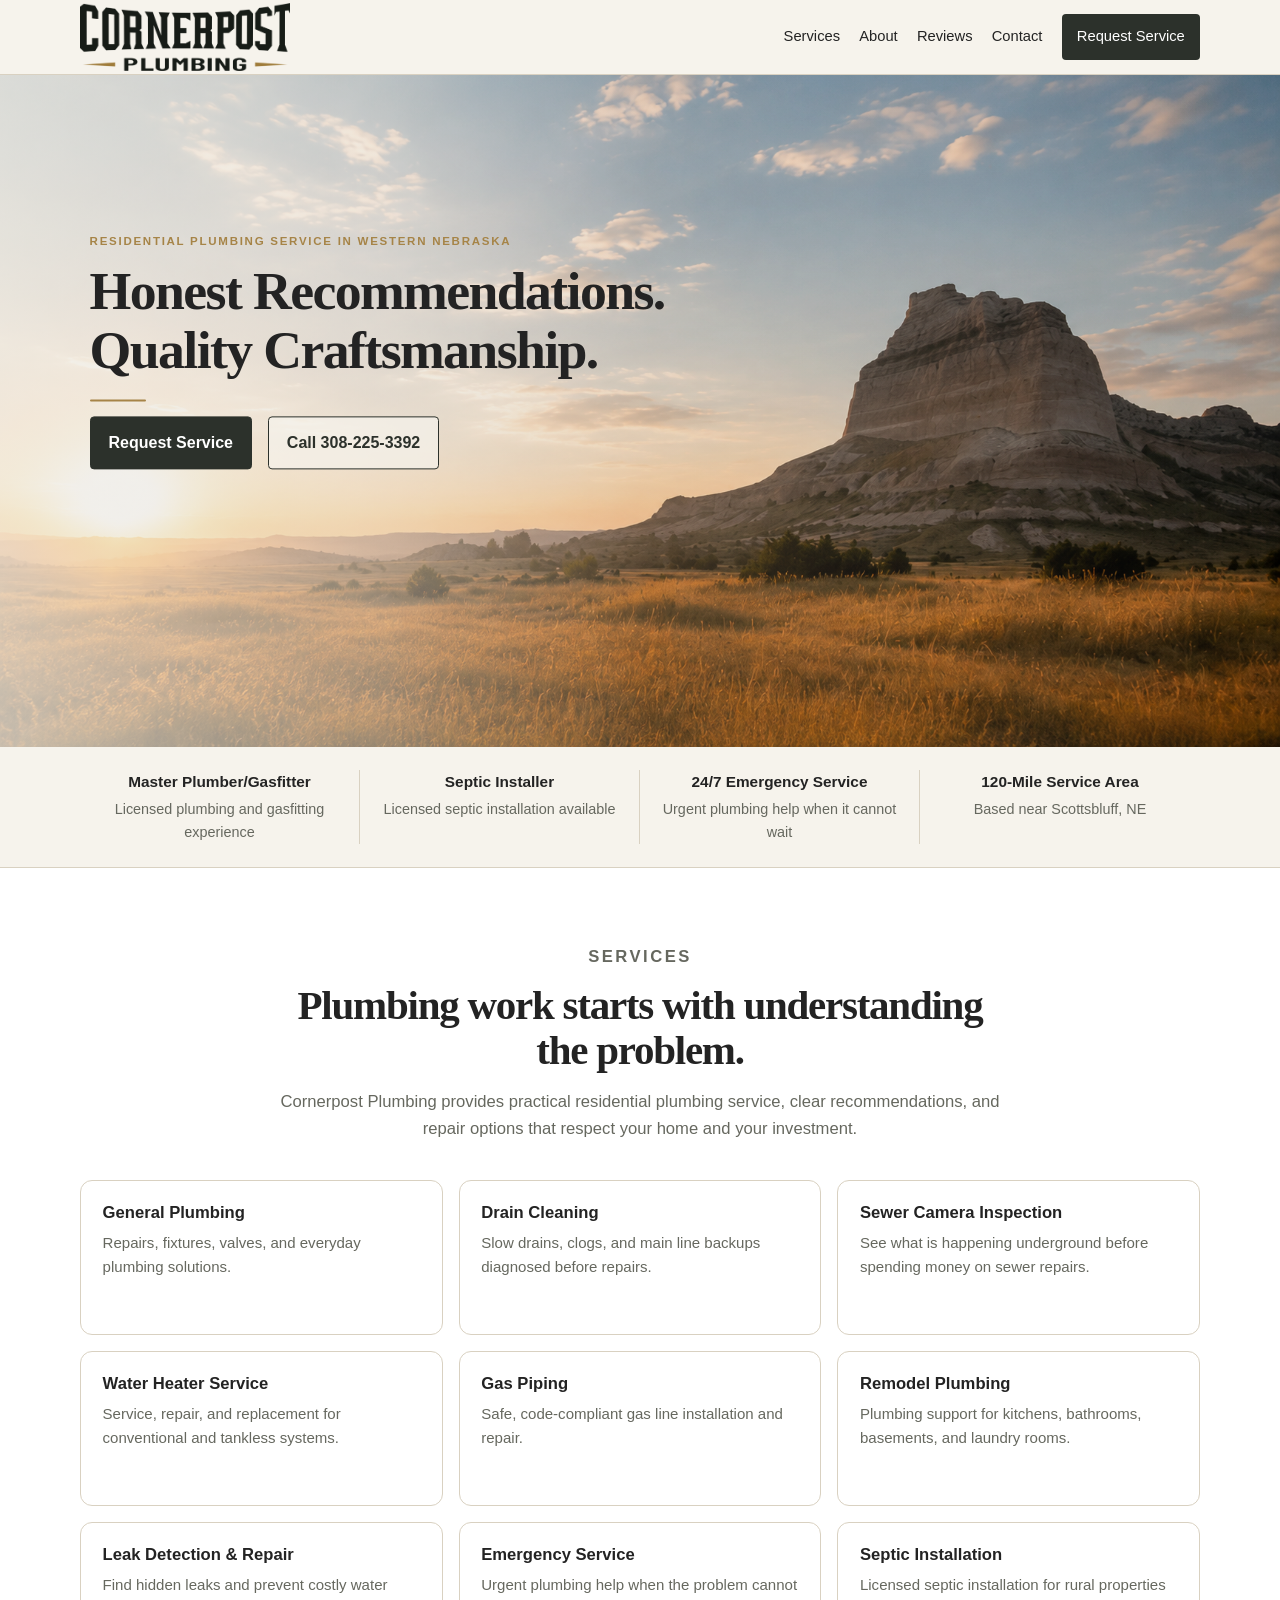
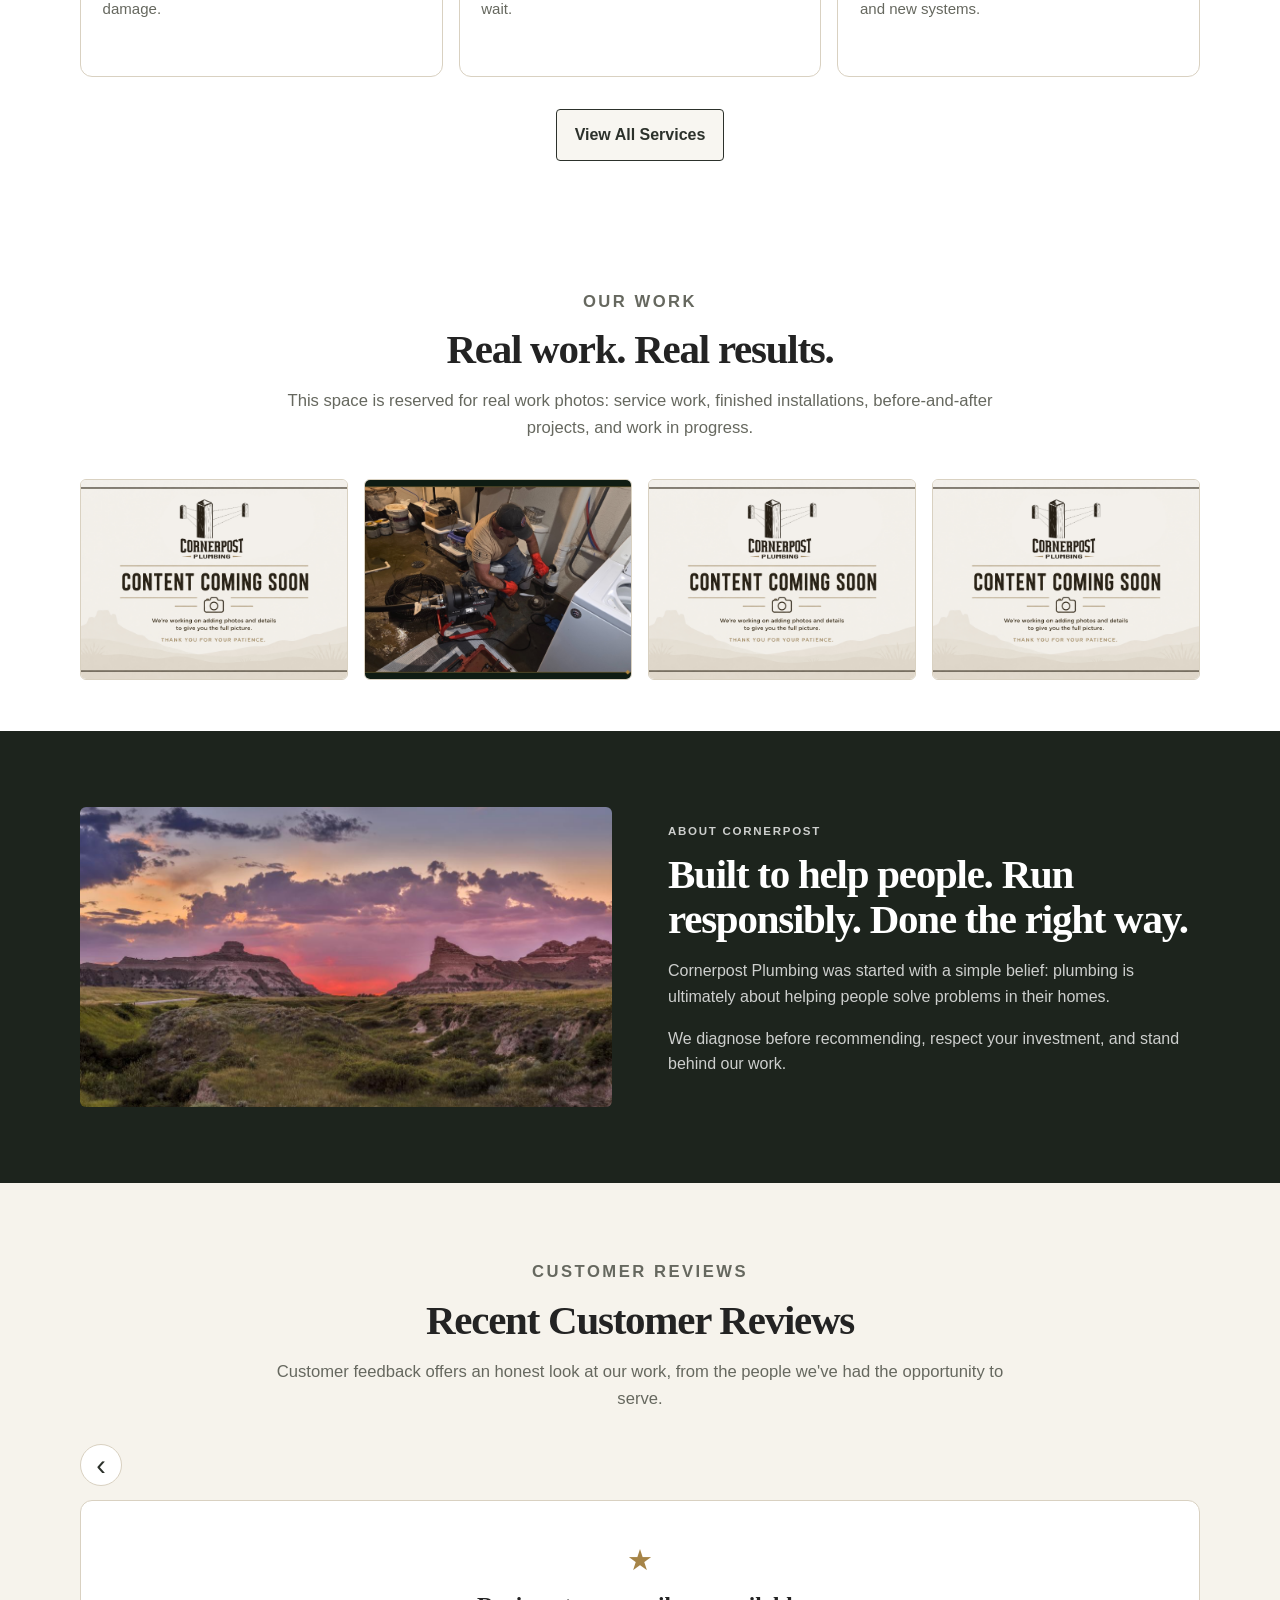
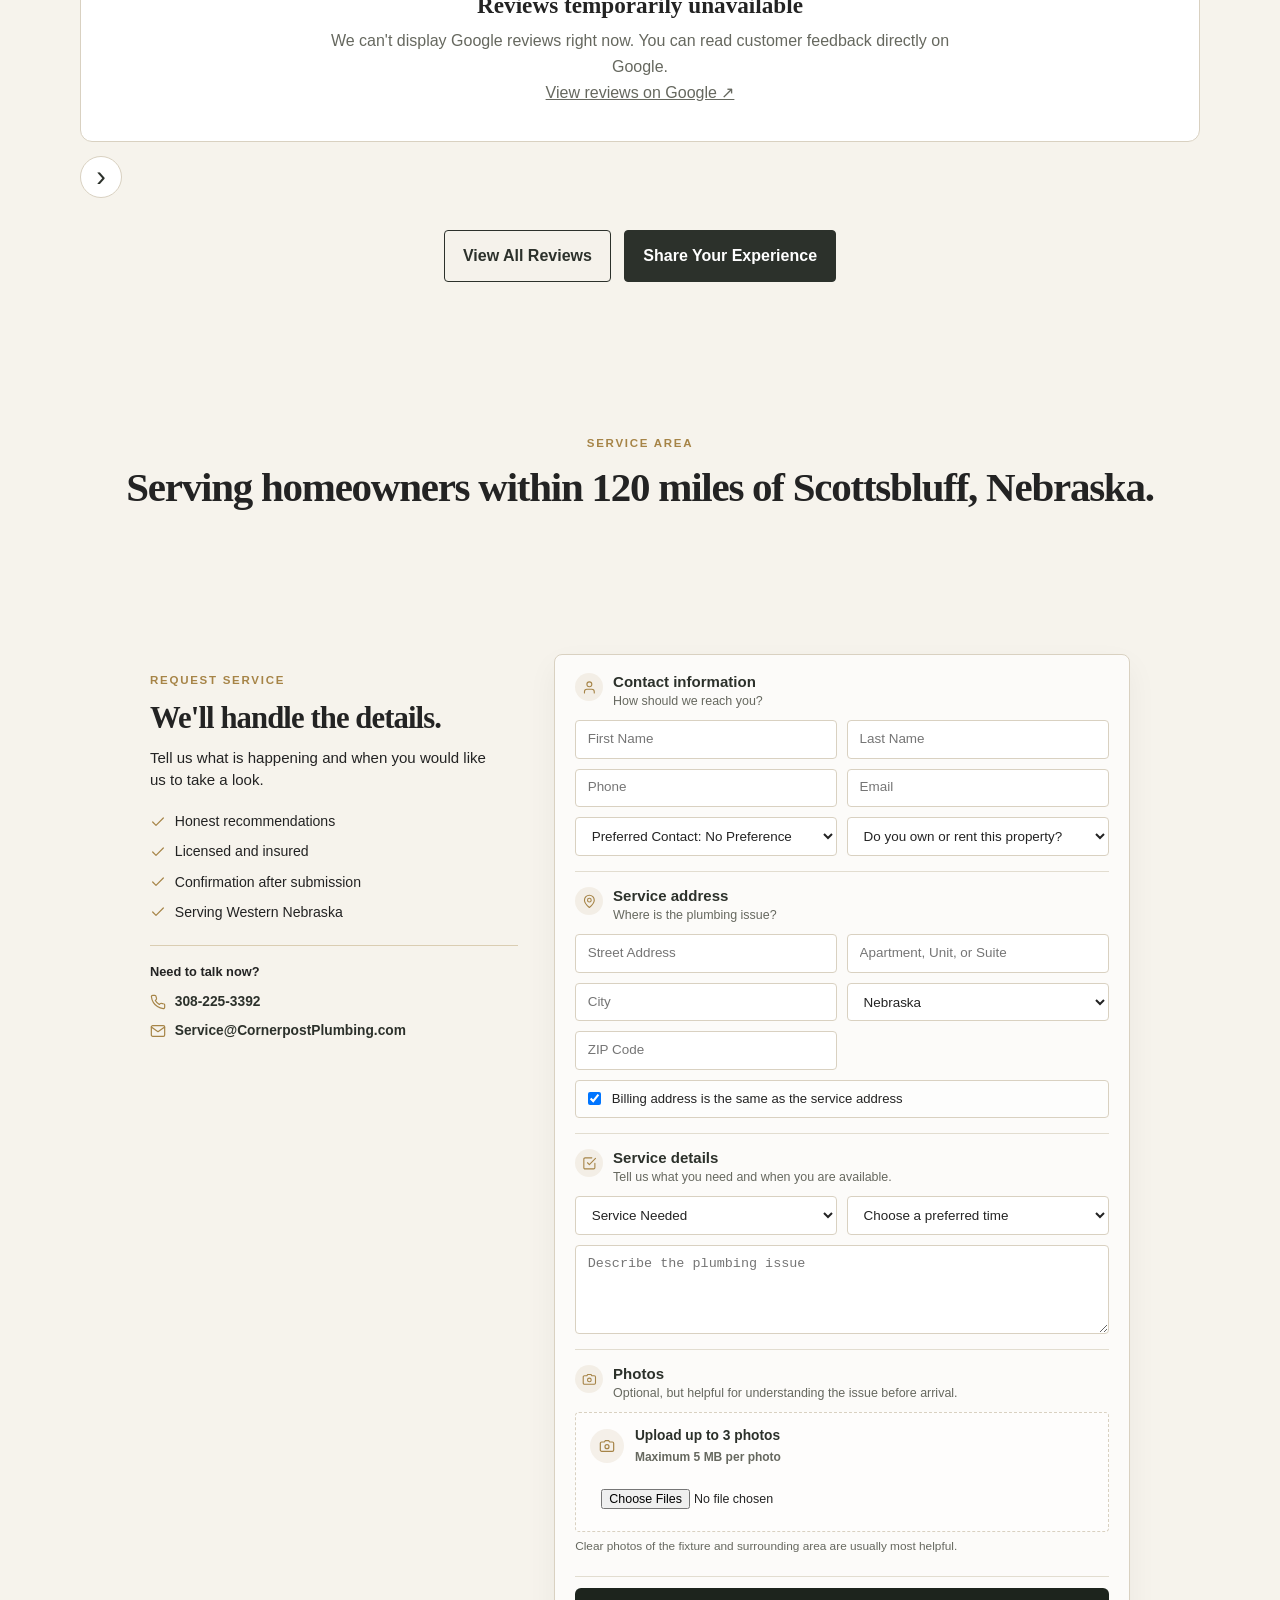
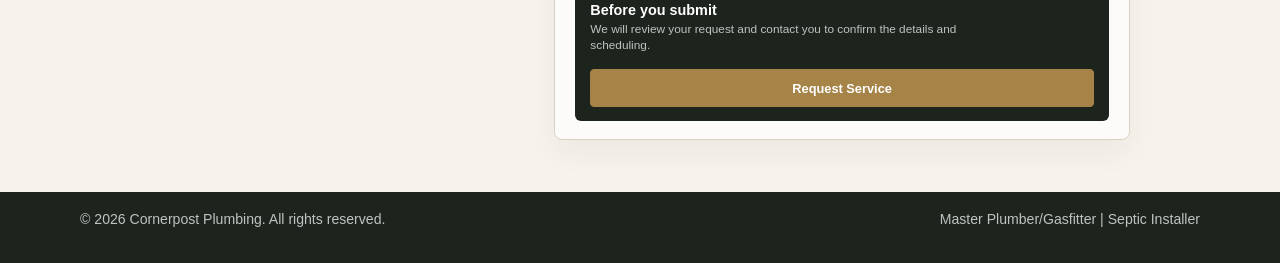
<file: index.html>
<!DOCTYPE html>
<html lang="en">
<head>
  <meta charset="UTF-8" />
  <meta name="viewport" content="width=device-width, initial-scale=1.0" />

  <link rel="icon" href="/favicon/favicon.ico" sizes="any" />
  <link rel="icon" type="image/svg+xml" href="/favicon/favicon.svg" />
  <link rel="icon" type="image/png" sizes="32x32" href="/favicon/favicon-32x32.png" />
  <link rel="icon" type="image/png" sizes="16x16" href="/favicon/favicon-16x16.png" />
  <link rel="apple-touch-icon" href="/favicon/apple-touch-icon.png" />
  <link rel="manifest" href="/site.webmanifest" />
  <meta name="theme-color" content="#23201b" />

  <title>Residential Plumber in Scottsbluff, NE | Cornerpost Plumbing</title>

  <meta
    name="description"
    content="Cornerpost Plumbing provides residential plumbing repair, drain cleaning, sewer camera inspections, water heater service, gas piping, leak detection, emergency plumbing, and septic installation throughout western Nebraska."
  />

  <link rel="canonical" href="https://cornerpostplumbing.com/" />
  <meta name="robots" content="index, follow, max-image-preview:large" />

  <meta property="og:type" content="website" />
  <meta property="og:site_name" content="Cornerpost Plumbing" />
  <meta property="og:locale" content="en_US" />
  <meta property="og:title" content="Residential Plumber in Scottsbluff, NE | Cornerpost Plumbing" />
  <meta property="og:description" content="Cornerpost Plumbing provides residential plumbing repair, drain cleaning, sewer camera inspections, water heater service, gas piping, leak detection, emergency plumbing, and septic installation throughout western Nebraska." />
  <meta property="og:url" content="https://cornerpostplumbing.com/" />
  <meta property="og:image" content="https://cornerpostplumbing.com/images/social/cornerpost-social-share.jpg" />
  <meta property="og:image:width" content="1200" />
  <meta property="og:image:height" content="630" />
  <meta property="og:image:type" content="image/jpeg" />
  <meta property="og:image:alt" content="Cornerpost Plumbing serving western Nebraska. Honest Recommendations. Quality Craftsmanship." />

  <meta name="twitter:card" content="summary_large_image" />
  <meta name="twitter:title" content="Residential Plumber in Scottsbluff, NE | Cornerpost Plumbing" />
  <meta name="twitter:description" content="Cornerpost Plumbing provides residential plumbing repair, drain cleaning, sewer camera inspections, water heater service, gas piping, leak detection, emergency plumbing, and septic installation throughout western Nebraska." />
  <meta name="twitter:image" content="https://cornerpostplumbing.com/images/social/cornerpost-social-share.jpg" />
  <meta name="twitter:image:alt" content="Cornerpost Plumbing serving western Nebraska. Honest Recommendations. Quality Craftsmanship." />

  <link rel="stylesheet" href="css/style.css" />
  <script src="js/config.js" defer></script>
  <script src="js/services.js" defer></script>
  <script src="js/reviews.js" defer></script>
  <script src="js/navigation.js" defer></script>
  <script src="js/main.js" defer></script>
</head>

<body data-page="home">
  <header id="site-header" class="site-header"></header>

  <main id="top">
    <section class="hero">
      <img
        src="" data-hero-image
        alt="Western Nebraska prairie at golden hour"
        class="hero-image"
      />

      <div class="hero-overlay"></div>

      <div class="hero-content">
        <p class="eyebrow">Residential plumbing service in <span data-service-region></span></p>

        <h1>
          <span data-business-slogan-line-one></span><br />
          <span data-business-slogan-line-two></span>
        </h1>

        <div class="button-row">
          <a href="contact.html#request-service" class="button button-primary">Request Service</a>
          <a href="#" data-phone-link class="button button-secondary"><span data-phone-cta></span></a>
        </div>
      </div>
    </section>

    <section class="proof-strip" aria-label="Licenses and service details">
      <div class="container proof-grid">
        <div>
          <strong data-credential-primary></strong>
          <span data-credential-primary-description></span>
        </div>

        <div>
          <strong data-credential-secondary></strong>
          <span data-credential-secondary-description></span>
        </div>

        <div>
          <strong data-emergency-title></strong>
          <span data-emergency-description></span>
        </div>

        <div>
          <strong><span data-service-radius></span>-Mile Service Area</strong>
          <span>Based near <span data-service-city></span>, <span data-service-state></span></span>
        </div>
      </div>
    </section>

    <section id="services" class="section section-light">
      <div class="container">
        <div class="section-header">
          <p class="eyebrow">Services</p>
          <h2>Plumbing work starts with understanding the problem.</h2>
          <p>
            <span data-business-name></span> provides practical residential plumbing service, clear recommendations,
            and repair options that respect your home and your investment.
          </p>
        </div>

        <div class="service-grid" data-services-home></div>

        <div class="section-action">
          <a href="services.html" class="button button-secondary">View All Services</a>
        </div>
      </div>
    </section>

    <section id="work" class="work-strip">
      <div class="section-header">
        <p class="eyebrow">Our Work</p>
        <h2>Real work. Real results.</h2>
        <p>
          This space is reserved for real work photos: service work, finished
          installations, before-and-after projects, and work in progress.
        </p>
      </div>

      <div class="work-grid">
        <img src="images/placeholders/comingsoon.jpg" alt="Service truck" />
        <img src="images/services/2026-08-25_drain-cleaning.jpg" alt="Sewer line plumbing work in progress" />
        <img src="images/placeholders/comingsoon.jpg" alt="Clean water heater and plumbing mechanical room" />
        <img src="images/placeholders/comingsoon.jpg" alt="Finished remodel plumbing installation" />
      </div>
    </section>

    <section id="owner" class="section section-dark">
      <div class="container owner-layout">
        <div>
          <img
            src="images/hero/sunset-through-monument.jpg"
            alt="Sunset through Mitchell Pass. NPS Photo/Poffenberger"
            class="owner-image"
          />
        </div>

        <div>
          <p class="eyebrow">About Cornerpost</p>
          <h2>Built to help people. Run responsibly. Done the right way.</h2>

          <p>
            <span data-business-name></span> was started with a simple belief: plumbing is ultimately about
            helping people solve problems in their homes.
          </p>

          <p>
            We diagnose before recommending, respect your investment, and stand behind our work.
          </p>
        </div>
      </div>
    </section>


    <section id="reviews" class="section reviews-home-section">
      <div class="container">
        <div class="section-header reviews-section-header">
          <p class="eyebrow">Customer Reviews</p>
          <h2 data-reviews-home-heading>Recent Customer Reviews</h2>
          <p data-reviews-home-intro></p>
        </div>

        <div class="reviews-carousel" data-reviews-carousel>
          <button class="reviews-carousel-button reviews-carousel-previous" type="button" aria-label="Show previous review" data-reviews-previous>
            <span aria-hidden="true">&#8249;</span>
          </button>

          <div class="reviews-carousel-viewport" data-reviews-viewport>
            <div class="reviews-carousel-track" data-reviews-home></div>
          </div>

          <button class="reviews-carousel-button reviews-carousel-next" type="button" aria-label="Show next review" data-reviews-next>
            <span aria-hidden="true">&#8250;</span>
          </button>
        </div>

        <div class="reviews-actions">
          <a href="reviews.html" class="button button-secondary">View All Reviews</a>
          <a href="#" class="button button-primary" data-leave-review-link>Share Your Experience</a>
        </div>
      </div>
    </section>

    <section id="service-area" class="section service-area">
      <div class="container">
        <p class="eyebrow">Service Area</p>
        <h2><span data-service-area-summary></span></h2>
      </div>
    </section>

    <section id="contact" class="section contact-section">
      <div class="container request-service-shell">
        <aside class="request-service-intro" aria-labelledby="request-service-heading">
          <p class="eyebrow">Request Service</p>
          <h2 id="request-service-heading">We'll handle the details.</h2>
          <p class="request-service-lead">
            Tell us what is happening and when you would like us to take a look.
          </p>

          <ul class="request-service-assurances" aria-label="What to expect">
            <li>
              <svg aria-hidden="true" viewBox="0 0 24 24" fill="none" stroke="currentColor" stroke-width="1.8" stroke-linecap="round" stroke-linejoin="round"><path d="M20 6 9 17l-5-5"/></svg>
              <span>Honest recommendations</span>
            </li>
            <li>
              <svg aria-hidden="true" viewBox="0 0 24 24" fill="none" stroke="currentColor" stroke-width="1.8" stroke-linecap="round" stroke-linejoin="round"><path d="M20 6 9 17l-5-5"/></svg>
              <span>Licensed and insured</span>
            </li>
            <li>
              <svg aria-hidden="true" viewBox="0 0 24 24" fill="none" stroke="currentColor" stroke-width="1.8" stroke-linecap="round" stroke-linejoin="round"><path d="M20 6 9 17l-5-5"/></svg>
              <span>Confirmation after submission</span>
            </li>
            <li>
              <svg aria-hidden="true" viewBox="0 0 24 24" fill="none" stroke="currentColor" stroke-width="1.8" stroke-linecap="round" stroke-linejoin="round"><path d="M20 6 9 17l-5-5"/></svg>
              <span>Serving Western Nebraska</span>
            </li>
          </ul>

          <div class="request-service-contact">
            <p class="request-service-contact-label">Need to talk now?</p>

            <a href="#" data-phone-link class="request-service-contact-link">
              <svg aria-hidden="true" viewBox="0 0 24 24" fill="none" stroke="currentColor" stroke-width="1.8" stroke-linecap="round" stroke-linejoin="round"><path d="M22 16.92v3a2 2 0 0 1-2.18 2 19.79 19.79 0 0 1-8.63-3.07 19.5 19.5 0 0 1-6-6A19.79 19.79 0 0 1 2.12 4.18 2 2 0 0 1 4.11 2h3a2 2 0 0 1 2 1.72c.12.9.33 1.78.62 2.63a2 2 0 0 1-.45 2.11L8 9.74a16 16 0 0 0 6 6l1.28-1.28a2 2 0 0 1 2.11-.45c.85.29 1.73.5 2.63.62A2 2 0 0 1 22 16.92z"/></svg>
              <span data-phone-display></span>
            </a>

            <a href="#" data-email-link class="request-service-contact-link">
              <svg aria-hidden="true" viewBox="0 0 24 24" fill="none" stroke="currentColor" stroke-width="1.8" stroke-linecap="round" stroke-linejoin="round"><path d="M4 4h16a2 2 0 0 1 2 2v12a2 2 0 0 1-2 2H4a2 2 0 0 1-2-2V6a2 2 0 0 1 2-2z"/><path d="m22 6-10 7L2 6"/></svg>
              <span data-email-display></span>
            </a>
          </div>
        </aside>

        <form action="#" method="post" class="service-form request-service-form" id="request-service-form">
          <input type="text" name="companyWebsite" class="website-field" tabindex="-1" autocomplete="off" aria-hidden="true" />

          <div class="request-form-section">
            <div class="request-form-section-heading">
              <span class="request-form-icon" aria-hidden="true">
                <svg viewBox="0 0 24 24" fill="none" stroke="currentColor" stroke-width="1.8" stroke-linecap="round" stroke-linejoin="round"><path d="M20 21v-2a4 4 0 0 0-4-4H8a4 4 0 0 0-4 4v2"/><circle cx="12" cy="7" r="4"/></svg>
              </span>
              <div><h3>Contact information</h3><p>How should we reach you?</p></div>
            </div>

            <div class="request-form-grid">
              <input type="text" name="firstName" placeholder="First Name" autocomplete="given-name" required />
              <input type="text" name="lastName" placeholder="Last Name" autocomplete="family-name" required />
              <input type="tel" name="phone" placeholder="Phone" autocomplete="tel" required />
              <input type="email" name="email" placeholder="Email" autocomplete="email" />
              <select name="preferredContact" required>
                <option value="No Preference" selected>Preferred Contact: No Preference</option>
                <option value="Call">Preferred Contact: Call</option>
                <option value="Text">Preferred Contact: Text</option>
                <option value="Email">Preferred Contact: Email</option>
              </select>
              <select name="relationshipType" required>
                <option value="">Do you own or rent this property?</option>
                <option value="Owner">I own the property</option>
                <option value="Tenant">I rent the property</option>
              </select>
            </div>
          </div>

          <div class="request-form-section">
            <div class="request-form-section-heading">
              <span class="request-form-icon" aria-hidden="true">
                <svg viewBox="0 0 24 24" fill="none" stroke="currentColor" stroke-width="1.8" stroke-linecap="round" stroke-linejoin="round"><path d="M20 10c0 5-8 12-8 12S4 15 4 10a8 8 0 1 1 16 0z"/><circle cx="12" cy="10" r="3"/></svg>
              </span>
              <div><h3>Service address</h3><p>Where is the plumbing issue?</p></div>
            </div>

            <div class="request-form-grid">
              <input type="text" name="streetAddress" placeholder="Street Address" autocomplete="street-address" required />
              <input type="text" name="address2" placeholder="Apartment, Unit, or Suite" autocomplete="address-line2" />
              <input type="text" name="city" placeholder="City" autocomplete="address-level2" required />
              <select name="state" autocomplete="address-level1" required>
                <option value="NE" selected>Nebraska</option>
                <option value="WY">Wyoming</option>
                <option value="CO">Colorado</option>
                <option value="SD">South Dakota</option>
              </select>
              <input type="text" name="zip" placeholder="ZIP Code" autocomplete="postal-code" inputmode="numeric" required />

              <label class="form-checkbox request-form-checkbox">
                <input type="checkbox" name="billingSameAsService" value="true" checked />
                <span>Billing address is the same as the service address</span>
              </label>

              <div class="billing-address-fields request-billing-address" data-billing-address hidden>
                <p class="form-section-heading">Billing Address</p>
                <input type="text" name="billingAddress1" placeholder="Billing Street Address" autocomplete="billing street-address" />
                <input type="text" name="billingAddress2" placeholder="Apartment, Unit, or Suite" autocomplete="billing address-line2" />
                <input type="text" name="billingCity" placeholder="Billing City" autocomplete="billing address-level2" />
                <select name="billingState" autocomplete="billing address-level1">
                  <option value="NE" selected>Nebraska</option>
                  <option value="WY">Wyoming</option>
                  <option value="CO">Colorado</option>
                  <option value="SD">South Dakota</option>
                </select>
                <input type="text" name="billingZip" placeholder="Billing ZIP Code" autocomplete="billing postal-code" inputmode="numeric" />
              </div>
            </div>
          </div>

          <div class="request-form-section">
            <div class="request-form-section-heading">
              <span class="request-form-icon" aria-hidden="true">
                <svg viewBox="0 0 24 24" fill="none" stroke="currentColor" stroke-width="1.8" stroke-linecap="round" stroke-linejoin="round"><path d="M9 11 12 14 22 4"/><path d="M21 12v7a2 2 0 0 1-2 2H5a2 2 0 0 1-2-2V5a2 2 0 0 1 2-2h11"/></svg>
              </span>
              <div><h3>Service details</h3><p>Tell us what you need and when you are available.</p></div>
            </div>

            <div class="request-form-grid">
              <select name="service" required data-services-select>
                <option value="">Service Needed</option>
                <option value="Other">Other</option>
              </select>
              <select name="preferredTime">
                <option value="">Choose a preferred time</option>
                <option value="Morning (8-12)">Morning (8-12)</option>
                <option value="Afternoon (12-5)">Afternoon (12-5)</option>
                <option value="Evening (5-7)">Evening (5-7)</option>
                <option value="First Available">First Available</option>
              </select>
              <textarea name="message" rows="4" placeholder="Describe the plumbing issue" required></textarea>
            </div>
          </div>

          <div class="request-form-section request-form-section-photos">
            <div class="request-form-section-heading">
              <span class="request-form-icon" aria-hidden="true">
                <svg viewBox="0 0 24 24" fill="none" stroke="currentColor" stroke-width="1.8" stroke-linecap="round" stroke-linejoin="round"><path d="M14.5 4 16 6h4a2 2 0 0 1 2 2v10a2 2 0 0 1-2 2H4a2 2 0 0 1-2-2V8a2 2 0 0 1 2-2h4l1.5-2h5z"/><circle cx="12" cy="13" r="3"/></svg>
              </span>
              <div><h3>Photos</h3><p>Optional, but helpful for understanding the issue before arrival.</p></div>
            </div>

            <label class="file-upload request-file-upload">
              <span class="request-file-upload-icon" aria-hidden="true">
                <svg viewBox="0 0 24 24" fill="none" stroke="currentColor" stroke-width="1.8" stroke-linecap="round" stroke-linejoin="round"><path d="M14.5 4 16 6h4a2 2 0 0 1 2 2v10a2 2 0 0 1-2 2H4a2 2 0 0 1-2-2V8a2 2 0 0 1 2-2h4l1.5-2h5z"/><circle cx="12" cy="13" r="3"/></svg>
              </span>
              <span><strong>Upload up to 3 photos</strong><small>Maximum 5 MB per photo</small></span>
              <input type="file" name="photoFiles" accept="image/*" multiple />
            </label>
            <p class="file-help" id="file-help">Clear photos of the fixture and surrounding area are usually most helpful.</p>
            <ul class="file-list" id="file-list" aria-live="polite"></ul>
          </div>

          <div class="form-status" id="form-status" aria-live="polite"></div>

          <div class="request-submit-panel">
            <div><h3>Before you submit</h3><p>We will review your request and contact you to confirm the details and scheduling.</p></div>
            <button type="submit" class="button button-primary">Request Service</button>
          </div>
        </form>
      </div>
    </section>
  </main>

  <footer id="site-footer" class="site-footer"></footer>
</body>
</html>
</file>
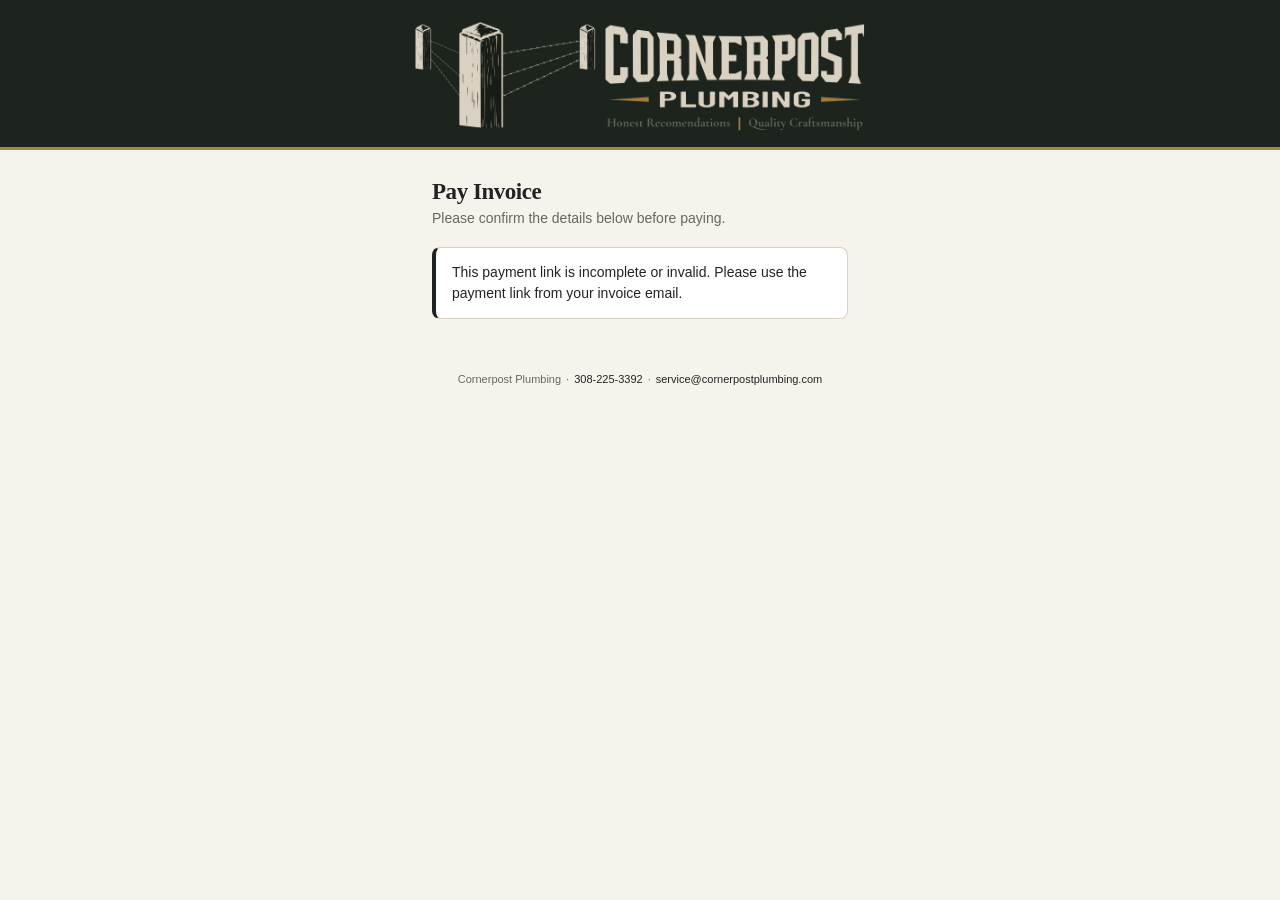
<file: pay-preview/index.html>
<!doctype html>
<html lang="en">
<head>
  <meta charset="utf-8">
  <meta name="viewport" content="width=device-width, initial-scale=1">
  <meta name="robots" content="noindex, nofollow">
  <!-- LIVE PREVIEW, NOT THE CUSTOMER PAGE. This page now talks to the
       Live payment backend and real money is reachable from it.

       It said "Sandbox" until the cutover, and that word was doing real
       safety work: it told anyone who opened it that nothing here could
       charge a card. That stopped being true, so the word had to go with
       it. What protects this page now is the checkout kill switch, not a
       test environment.

       Unlinked from the website, excluded from sitemap.xml, and noindex
       below. The customer page is /pay/, still Sandbox-backed and
       untouched, and existing invoice links still resolve there.

       The visible page stays identical to the real one so acceptance
       testing shows what a customer would actually see. -->
  <title>Pay Invoice (Live preview) | Cornerpost Plumbing</title>
  <link rel="stylesheet" href="styles.css">
</head>
<body>
  <header class="payment-header" aria-label="Cornerpost Plumbing">
    <div class="payment-header__inner">
      <img
        class="payment-header__logo"
        src="../images/branding/cornerpost-logo-horizontal-Khaki.png"
        alt="Cornerpost Plumbing"
      >
    </div>
  </header>

  <main class="payment-main">
    <section class="payment-shell" aria-labelledby="payment-title">
      <div class="payment-intro">
        <h1 id="payment-title">Pay Invoice <span id="invoice-title-number"></span></h1>
        <p>Please confirm the details below before paying.</p>
      </div>

      <div id="payment-status" class="payment-status" role="status" aria-live="polite">
        Loading invoice details…
      </div>

      <div id="payment-content" hidden>
      <section class="invoice-card" aria-label="Invoice details">
        <div class="eyebrow">Invoice</div>
        <dl class="invoice-details">
          <div class="invoice-details__row">
            <dt>Invoice Number</dt>
            <dd id="invoice-number" aria-live="polite">—</dd>
          </div>
          <div class="invoice-details__row">
            <dt>Invoice Date</dt>
            <dd id="invoice-date">—</dd>
          </div>
        </dl>
      </section>

      <section class="balance-panel" aria-label="Balance due">
        <span>Balance Due</span>
        <strong id="balance-due">—</strong>
      </section>

      <section class="payment-options" aria-labelledby="payment-options-title">
        <p id="payment-options-title" class="payment-options__help">
          Choose how you would like to pay. You will be asked to confirm before anything is charged.
        </p>

        <!-- 5.3.166: THE ORDER THE CUSTOMER SEES IS THIS MARKUP'S ORDER.
             offer() reveals a button where it already sits, so the sequence
             below -- PayPal, Google Pay, Apple Pay, Venmo -- is the display order, and the JavaScript's call order
             has nothing to do with it. A method that is not eligible stays
             hidden and the rest close up; there is never a placeholder or a
             disabled action on the page. -->
        <div class="payment-actions">
          <button class="payment-button" type="button" data-payment-method="paypal">PayPal</button>
          <button class="payment-button" type="button" data-payment-method="google-pay">Google Pay</button>
          <!-- Apple Pay holds its place in the sequence but is never
               revealed yet: it needs a domain-association file this site
               does not serve. When that is done it appears here, third,
               without anything else moving. -->
          <button class="payment-button" type="button" data-payment-method="apple-pay" hidden>Apple Pay</button>
          <button class="payment-button" type="button" data-payment-method="venmo">Venmo</button>
        </div>

        <aside class="questions-panel">
          Questions about this invoice? Please contact us before paying and we will be glad to go through it with you.
        </aside>
      </section>

      </div>

      <footer class="payment-footer">
        <span id="business-name">Cornerpost Plumbing</span>
        <span class="payment-footer__separator" aria-hidden="true">·</span>
        <a id="business-phone" href="tel:+13082253392">308-225-3392</a>
        <span class="payment-footer__separator" aria-hidden="true">·</span>
        <a id="business-email" href="mailto:service@cornerpostplumbing.com">service@cornerpostplumbing.com</a>
      </footer>
    </section>
  </main>
  <script src="payment.js" defer></script>
</body>
</html>
</file>
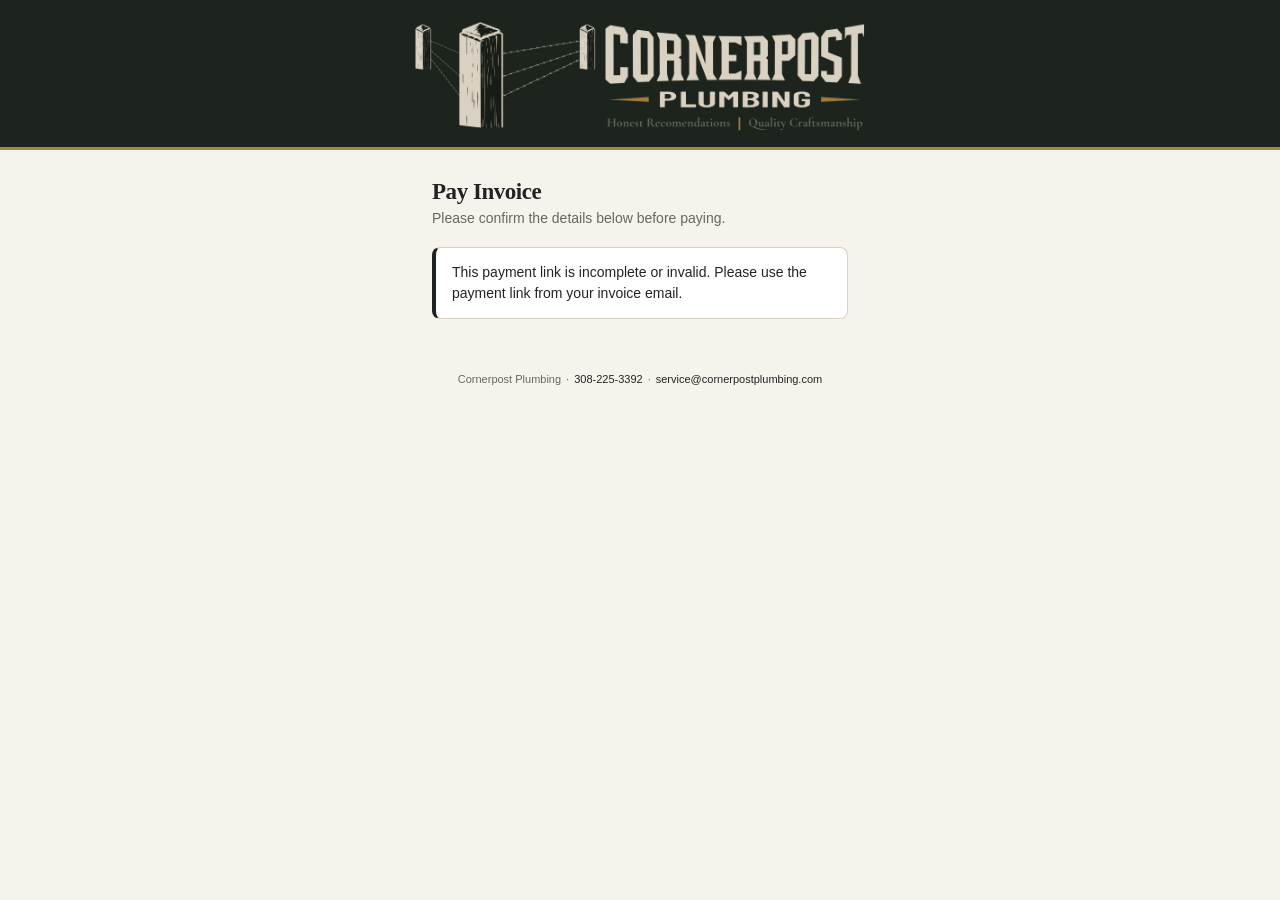
<file: pay/index.html>
<!doctype html>
<html lang="en">
<head>
  <meta charset="utf-8">
  <meta name="viewport" content="width=device-width, initial-scale=1">
  <meta name="robots" content="noindex, nofollow">
  <title>Pay Invoice | Cornerpost Plumbing</title>
  <link rel="stylesheet" href="styles.css">
</head>
<body>
  <header class="payment-header" aria-label="Cornerpost Plumbing">
    <div class="payment-header__inner">
      <img
        class="payment-header__logo"
        src="../images/branding/cornerpost-logo-horizontal-Khaki.png"
        alt="Cornerpost Plumbing"
      >
    </div>
  </header>

  <main class="payment-main">
    <section class="payment-shell" aria-labelledby="payment-title">
      <div class="payment-intro">
        <h1 id="payment-title">Pay Invoice <span id="invoice-title-number"></span></h1>
        <p>Please confirm the details below before paying.</p>
      </div>

      <div id="payment-status" class="payment-status" role="status" aria-live="polite">
        Loading invoice details…
      </div>

      <div id="payment-content" hidden>
      <section class="invoice-card" aria-label="Invoice details">
        <div class="eyebrow">Invoice</div>
        <dl class="invoice-details">
          <div class="invoice-details__row">
            <dt>Invoice Number</dt>
            <dd id="invoice-number" aria-live="polite">—</dd>
          </div>
          <div class="invoice-details__row">
            <dt>Invoice Date</dt>
            <dd id="invoice-date">—</dd>
          </div>
        </dl>
      </section>

      <section class="balance-panel" aria-label="Balance due">
        <span>Balance Due</span>
        <strong id="balance-due">—</strong>
      </section>

      <section class="payment-options" aria-labelledby="payment-options-title">
        <p id="payment-options-title" class="payment-options__help">
          Choose how you would like to pay. You will be asked to confirm before anything is charged.
        </p>

        <!-- 5.3.166: THE ORDER THE CUSTOMER SEES IS THIS MARKUP'S ORDER.
             offer() reveals a button where it already sits, so the sequence
             below -- PayPal, Google Pay, Apple Pay, Venmo -- is the display order, and the JavaScript's call order
             has nothing to do with it. A method that is not eligible stays
             hidden and the rest close up; there is never a placeholder or a
             disabled action on the page. -->
        <div class="payment-actions">
          <button class="payment-button" type="button" data-payment-method="paypal">PayPal</button>
          <button class="payment-button" type="button" data-payment-method="google-pay">Google Pay</button>
          <!-- Apple Pay appears here, third, on the devices that can
               actually use it, and is absent everywhere else. This site
               serves the Live domain-association file Apple validates the
               origin against, and cornerpostplumbing.com is registered
               with PayPal, so the remaining gates are the buyer's: PayPal
               eligibility, the browser having the API, and the device
               having a usable card. Hidden here is the starting state,
               not a permanent one. -->
          <button class="payment-button" type="button" data-payment-method="apple-pay" hidden>Apple Pay</button>
          <button class="payment-button" type="button" data-payment-method="venmo">Venmo</button>
        </div>

        <aside class="questions-panel">
          Questions about this invoice? Please contact us before paying and we will be glad to go through it with you.
        </aside>
      </section>

      </div>

      <footer class="payment-footer">
        <span id="business-name">Cornerpost Plumbing</span>
        <span class="payment-footer__separator" aria-hidden="true">·</span>
        <a id="business-phone" href="tel:+13082253392">308-225-3392</a>
        <span class="payment-footer__separator" aria-hidden="true">·</span>
        <a id="business-email" href="mailto:service@cornerpostplumbing.com">service@cornerpostplumbing.com</a>
      </footer>
    </section>
  </main>
  <script src="payment.js" defer></script>
</body>
</html>
</file>
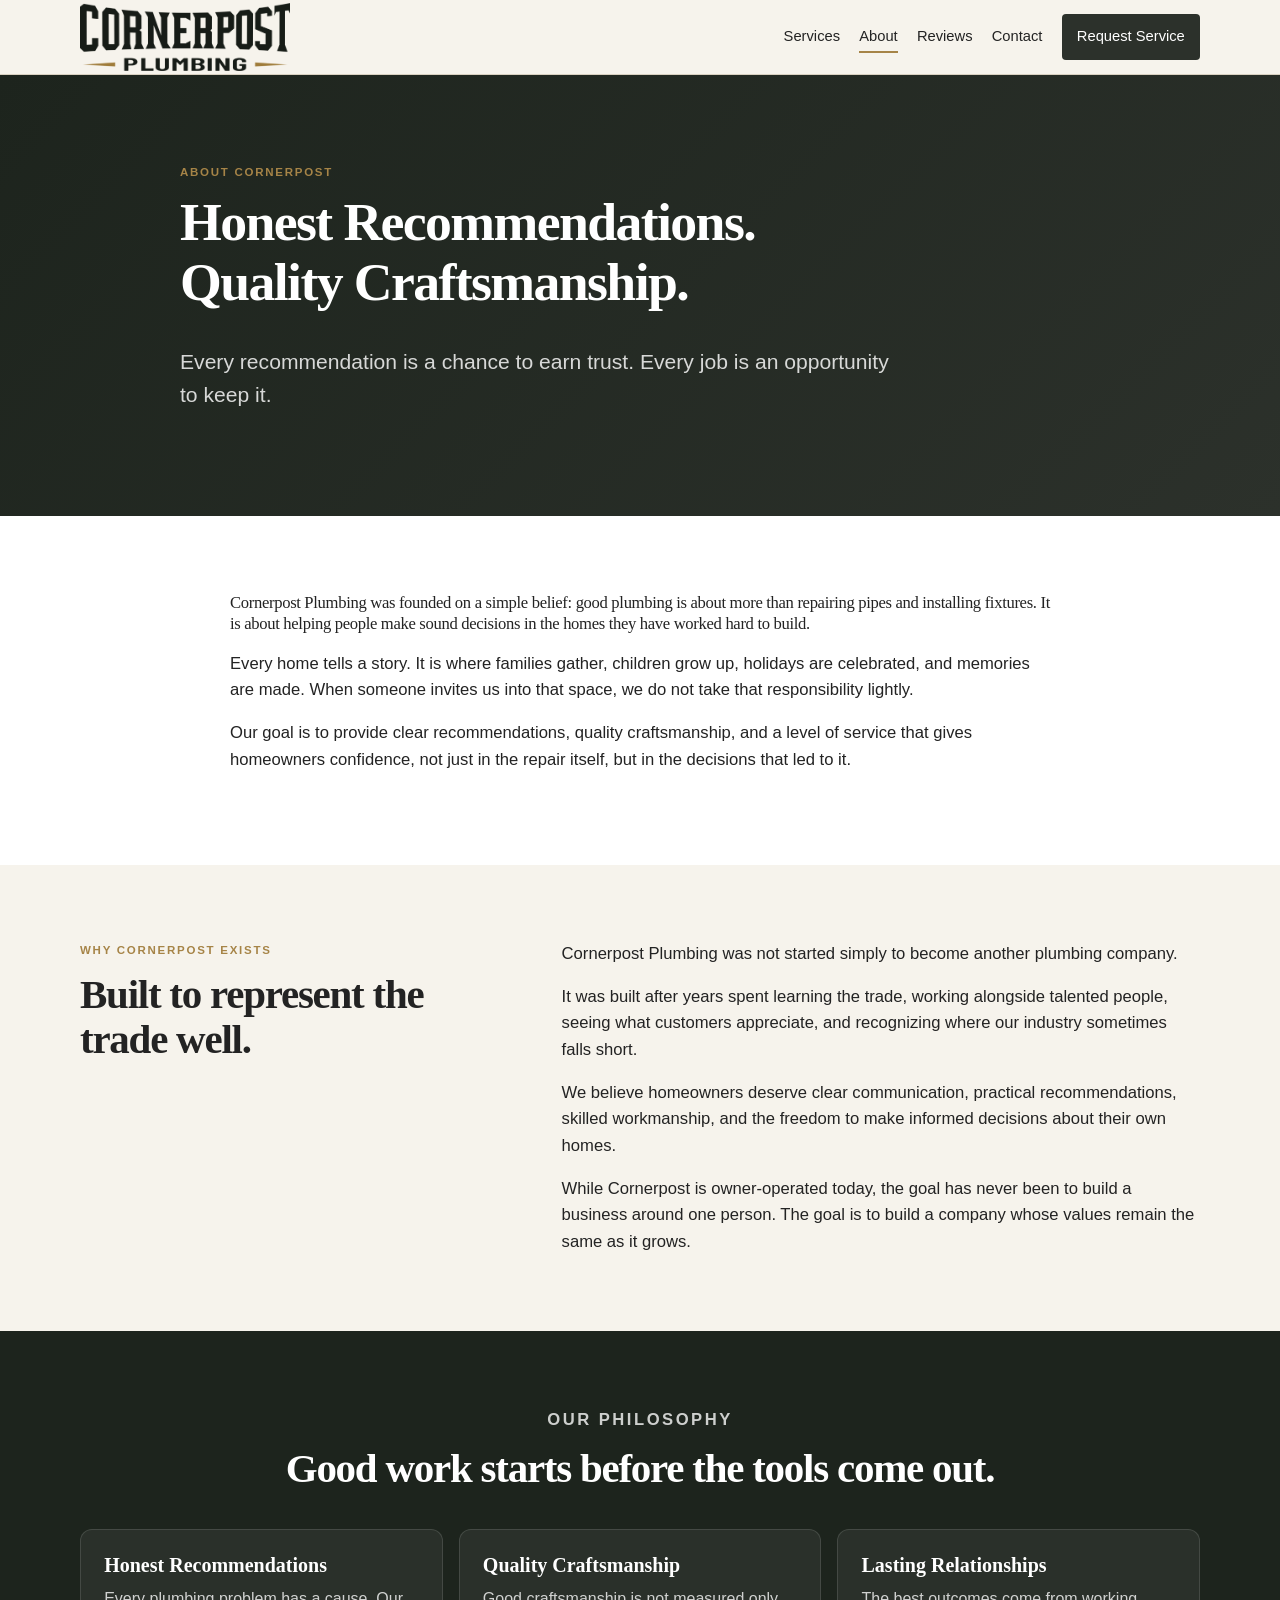
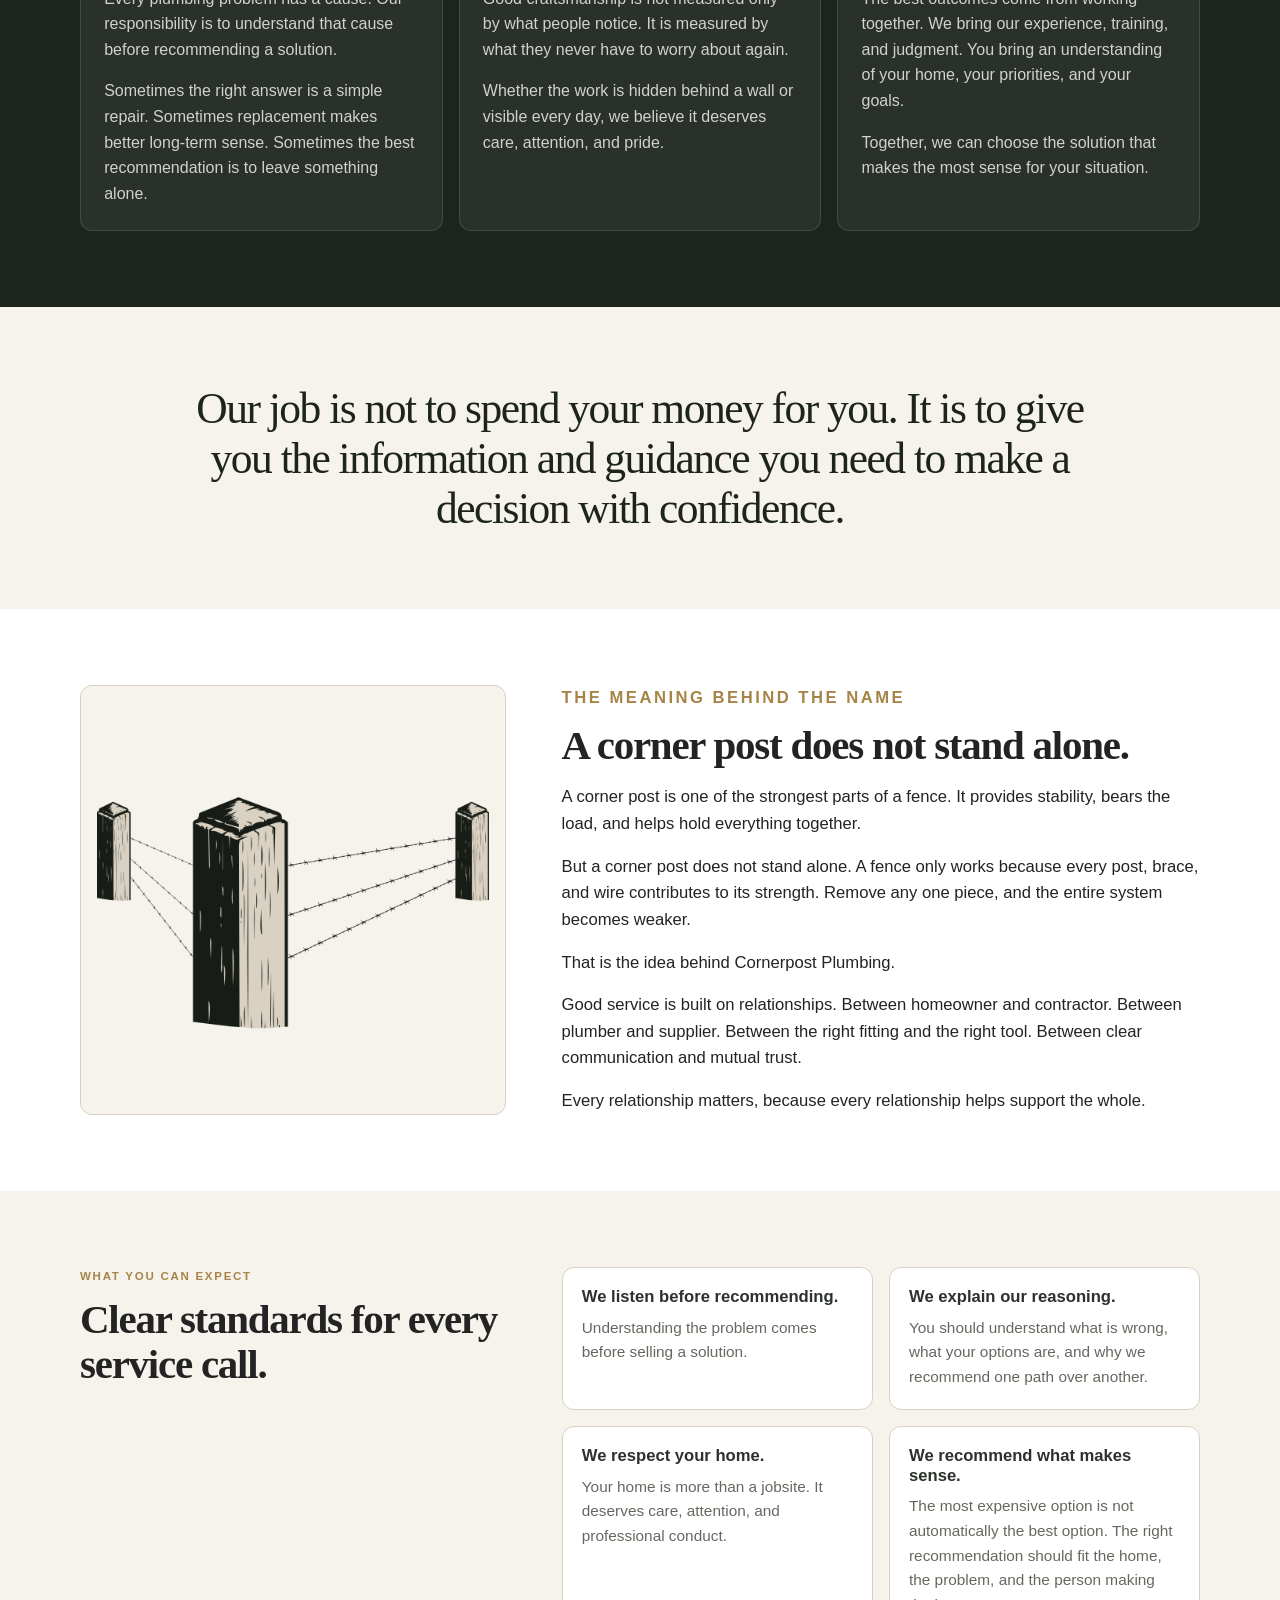
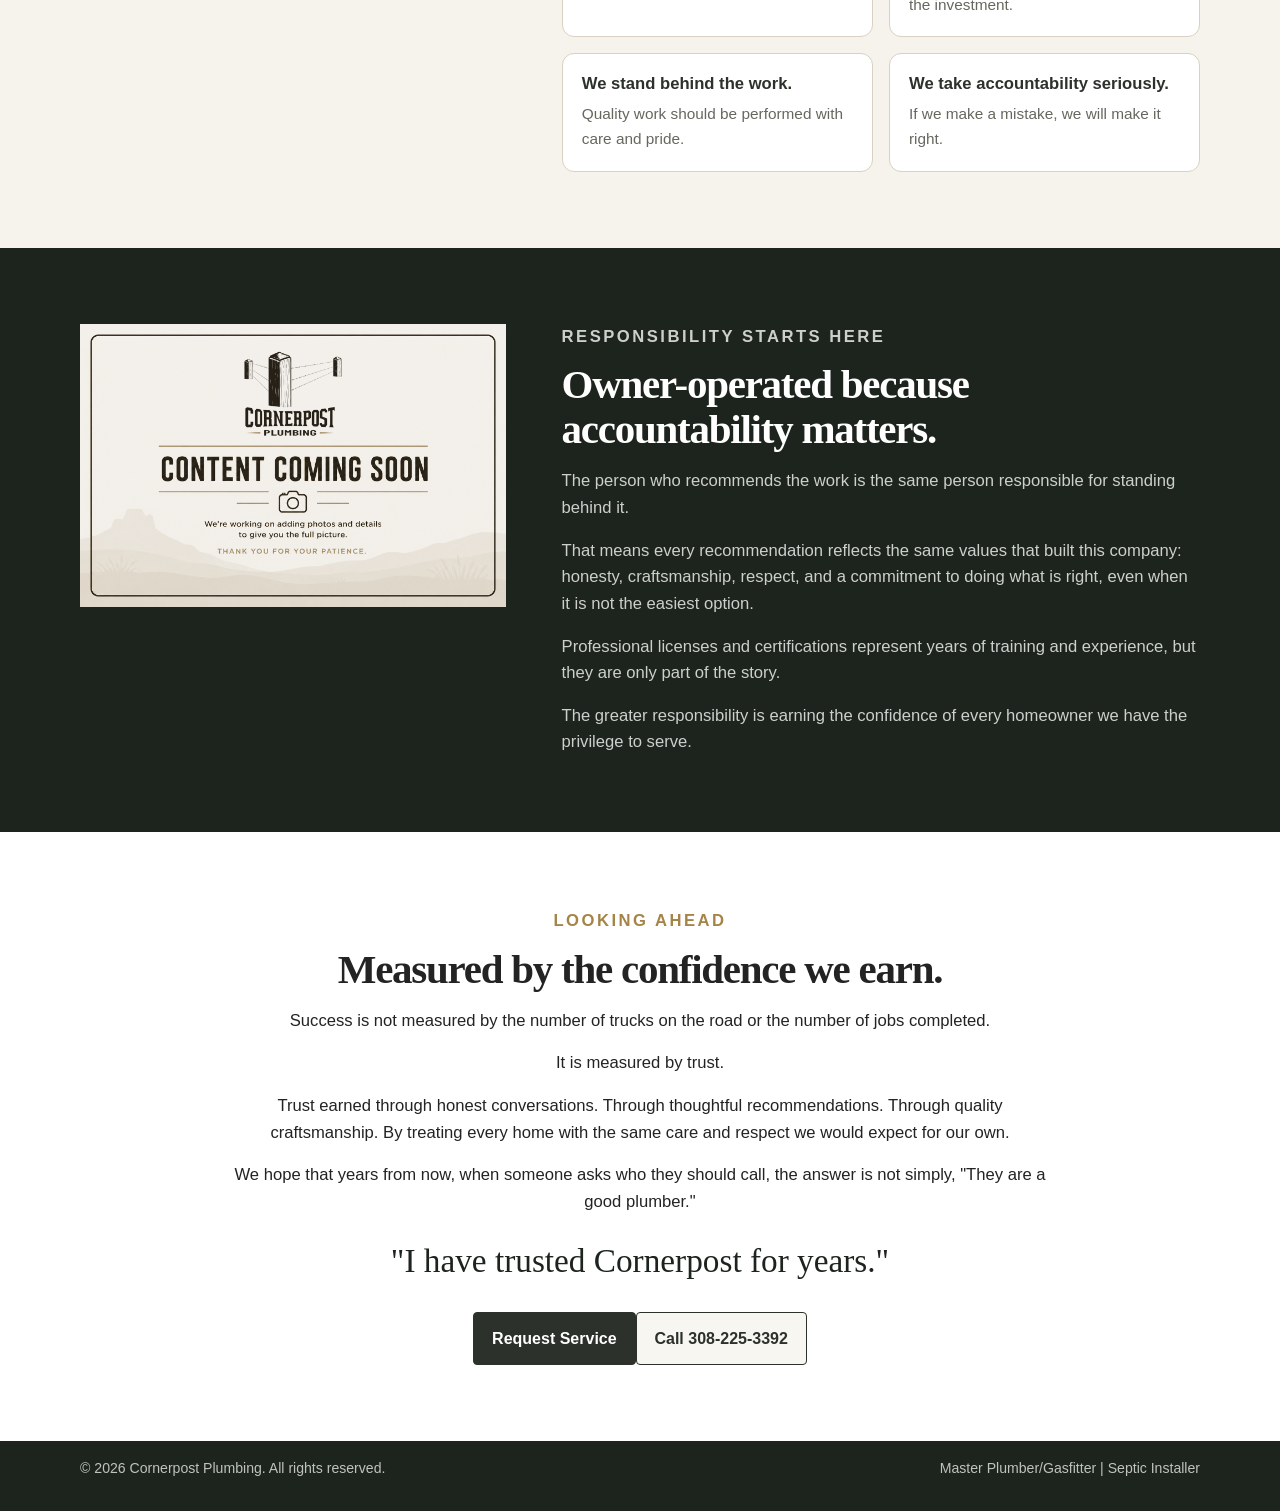
<file: about.html>
<!DOCTYPE html>
<html lang="en">
<head>
  <meta charset="UTF-8" />
  <meta name="viewport" content="width=device-width, initial-scale=1.0" />

  <link rel="icon" href="/favicon/favicon.ico" sizes="any" />
  <link rel="icon" type="image/svg+xml" href="/favicon/favicon.svg" />
  <link rel="icon" type="image/png" sizes="32x32" href="/favicon/favicon-32x32.png" />
  <link rel="icon" type="image/png" sizes="16x16" href="/favicon/favicon-16x16.png" />
  <link rel="apple-touch-icon" href="/favicon/apple-touch-icon.png" />
  <link rel="manifest" href="/site.webmanifest" />
  <meta name="theme-color" content="#23201b" />

  <title>About Cornerpost Plumbing | Western Nebraska Master Plumber</title>

  <meta
    name="description"
    content="Learn about Cornerpost Plumbing, a licensed Master Plumber and Gasfitter serving western Nebraska with honest recommendations, quality craftsmanship, and thoughtful service."
  />

  <link rel="canonical" href="https://cornerpostplumbing.com/about.html" />
  <meta name="robots" content="index, follow, max-image-preview:large" />

  <meta property="og:type" content="website" />
  <meta property="og:site_name" content="Cornerpost Plumbing" />
  <meta property="og:locale" content="en_US" />
  <meta property="og:title" content="About Cornerpost Plumbing | Western Nebraska Master Plumber" />
  <meta property="og:description" content="Learn about Cornerpost Plumbing, a licensed Master Plumber and Gasfitter serving western Nebraska with honest recommendations, quality craftsmanship, and thoughtful service." />
  <meta property="og:url" content="https://cornerpostplumbing.com/about.html" />
  <meta property="og:image" content="https://cornerpostplumbing.com/images/social/cornerpost-social-share.jpg" />
  <meta property="og:image:width" content="1200" />
  <meta property="og:image:height" content="630" />
  <meta property="og:image:type" content="image/jpeg" />
  <meta property="og:image:alt" content="Cornerpost Plumbing serving western Nebraska. Honest Recommendations. Quality Craftsmanship." />

  <meta name="twitter:card" content="summary_large_image" />
  <meta name="twitter:title" content="About Cornerpost Plumbing | Western Nebraska Master Plumber" />
  <meta name="twitter:description" content="Learn about Cornerpost Plumbing, a licensed Master Plumber and Gasfitter serving western Nebraska with honest recommendations, quality craftsmanship, and thoughtful service." />
  <meta name="twitter:image" content="https://cornerpostplumbing.com/images/social/cornerpost-social-share.jpg" />
  <meta name="twitter:image:alt" content="Cornerpost Plumbing serving western Nebraska. Honest Recommendations. Quality Craftsmanship." />

  <link rel="stylesheet" href="css/style.css" />
  <script src="js/config.js" defer></script>
  <script src="js/services.js" defer></script>
  <script src="js/reviews.js" defer></script>
  <script src="js/navigation.js" defer></script>
  <script src="js/main.js" defer></script>
</head>

<body data-page="about">
  <header id="site-header" class="site-header"></header>

  <main id="top">
    <section class="page-hero about-page-hero">
      <div class="container page-hero-inner about-hero-inner">
        <p class="eyebrow">About Cornerpost</p>
        <h1>
          <span data-business-slogan-line-one></span><br />
          <span data-business-slogan-line-two></span>
        </h1>
        <p class="about-hero-lead">
          Every recommendation is a chance to earn trust. Every job is an opportunity to keep it.
        </p>
      </div>
    </section>

    <section class="section section-light about-intro-section">
      <div class="container about-narrow">
        <p class="lead-text">
          <span data-business-name></span> was founded on a simple belief: good plumbing is about more than repairing pipes and installing fixtures. It is about helping people make sound decisions in the homes they have worked hard to build.
        </p>
        <p>
          Every home tells a story. It is where families gather, children grow up, holidays are celebrated, and memories are made. When someone invites us into that space, we do not take that responsibility lightly.
        </p>
        <p>
          Our goal is to provide clear recommendations, quality craftsmanship, and a level of service that gives homeowners confidence, not just in the repair itself, but in the decisions that led to it.
        </p>
      </div>
    </section>

    <section class="section about-split-section">
      <div class="container about-split">
        <div>
          <p class="eyebrow">Why Cornerpost Exists</p>
          <h2>Built to represent the trade well.</h2>
        </div>
        <div class="about-copy">
          <p>
            Cornerpost Plumbing was not started simply to become another plumbing company.
          </p>
          <p>
            It was built after years spent learning the trade, working alongside talented people, seeing what customers appreciate, and recognizing where our industry sometimes falls short.
          </p>
          <p>
            We believe homeowners deserve clear communication, practical recommendations, skilled workmanship, and the freedom to make informed decisions about their own homes.
          </p>
          <p>
            While Cornerpost is owner-operated today, the goal has never been to build a business around one person. The goal is to build a company whose values remain the same as it grows.
          </p>
        </div>
      </div>
    </section>

    <section class="section section-dark about-philosophy-section">
      <div class="container">
        <div class="section-header">
          <p class="eyebrow">Our Philosophy</p>
          <h2>Good work starts before the tools come out.</h2>
        </div>

        <div class="about-card-grid">
          <article class="about-card">
            <h3>Honest Recommendations</h3>
            <p>
              Every plumbing problem has a cause. Our responsibility is to understand that cause before recommending a solution.
            </p>
            <p>
              Sometimes the right answer is a simple repair. Sometimes replacement makes better long-term sense. Sometimes the best recommendation is to leave something alone.
            </p>
          </article>

          <article class="about-card">
            <h3>Quality Craftsmanship</h3>
            <p>
              Good craftsmanship is not measured only by what people notice. It is measured by what they never have to worry about again.
            </p>
            <p>
              Whether the work is hidden behind a wall or visible every day, we believe it deserves care, attention, and pride.
            </p>
          </article>

          <article class="about-card">
            <h3>Lasting Relationships</h3>
            <p>
              The best outcomes come from working together. We bring our experience, training, and judgment. You bring an understanding of your home, your priorities, and your goals.
            </p>
            <p>
              Together, we can choose the solution that makes the most sense for your situation.
            </p>
          </article>
        </div>
      </div>
    </section>

    <section class="section about-quote-section">
      <div class="container about-quote-wrap">
        <p class="about-quote">
          Our job is not to spend your money for you. It is to give you the information and guidance you need to make a decision with confidence.
        </p>
      </div>
    </section>

    <section class="section section-light about-name-section">
      <div class="container about-name-layout">
        <div class="about-logo-panel">
          <img src="images/branding/Cornerpost-Logo-Fence.png" alt="Cornerpost Plumbing logo" class="about-logo-mark" />
        </div>

        <div class="about-copy">
          <p class="eyebrow">The Meaning Behind the Name</p>
          <h2>A corner post does not stand alone.</h2>
          <p>
            A corner post is one of the strongest parts of a fence. It provides stability, bears the load, and helps hold everything together.
          </p>
          <p>
            But a corner post does not stand alone. A fence only works because every post, brace, and wire contributes to its strength. Remove any one piece, and the entire system becomes weaker.
          </p>
          <p>
            That is the idea behind Cornerpost Plumbing.
          </p>
          <p>
            Good service is built on relationships. Between homeowner and contractor. Between plumber and supplier. Between the right fitting and the right tool. Between clear communication and mutual trust.
          </p>
          <p>
            Every relationship matters, because every relationship helps support the whole.
          </p>
        </div>
      </div>
    </section>

    <section class="section about-expect-section">
      <div class="container about-split">
        <div>
          <p class="eyebrow">What You Can Expect</p>
          <h2>Clear standards for every service call.</h2>
        </div>

        <div class="expect-list">
          <article>
            <h3>We listen before recommending.</h3>
            <p>Understanding the problem comes before selling a solution.</p>
          </article>
          <article>
            <h3>We explain our reasoning.</h3>
            <p>You should understand what is wrong, what your options are, and why we recommend one path over another.</p>
          </article>
          <article>
            <h3>We respect your home.</h3>
            <p>Your home is more than a jobsite. It deserves care, attention, and professional conduct.</p>
          </article>
          <article>
            <h3>We recommend what makes sense.</h3>
            <p>The most expensive option is not automatically the best option. The right recommendation should fit the home, the problem, and the person making the investment.</p>
          </article>
          <article>
            <h3>We stand behind the work.</h3>
            <p>Quality work should be performed with care and pride.</p>
          </article>
          <article>
            <h3>We take accountability seriously.</h3>
            <p>If we make a mistake, we will make it right.</p>
          </article>
        </div>
      </div>
    </section>

    <section class="section section-dark about-responsibility-section">
  <div class="container about-responsibility-layout">
    <div class="about-photo-wrap">
      <img
        src="images/placeholders/comingsoon.jpg"
        alt="Owner of Cornerpost Plumbing working in the field"
        class="about-photo"
      />
    </div>

    <div class="about-copy">
      <p class="eyebrow">Responsibility Starts Here</p>
      <h2>Owner-operated because accountability matters.</h2>
      <p>
        The person who recommends the work is the same person responsible for standing behind it.
      </p>
      <p>
        That means every recommendation reflects the same values that built this company: honesty, craftsmanship, respect, and a commitment to doing what is right, even when it is not the easiest option.
      </p>
      <p>
        Professional licenses and certifications represent years of training and experience, but they are only part of the story.
      </p>
      <p>
        The greater responsibility is earning the confidence of every homeowner we have the privilege to serve.
      </p>
    </div>
  </div>
</section>

    <section class="section about-closing-section">
      <div class="container about-narrow about-closing-copy">
        <p class="eyebrow">Looking Ahead</p>
        <h2>Measured by the confidence we earn.</h2>
        <p>
          Success is not measured by the number of trucks on the road or the number of jobs completed.
        </p>
        <p>
          It is measured by trust.
        </p>
        <p>
          Trust earned through honest conversations. Through thoughtful recommendations. Through quality craftsmanship. By treating every home with the same care and respect we would expect for our own.
        </p>
        <p>
          We hope that years from now, when someone asks who they should call, the answer is not simply, "They are a good plumber."
        </p>
        <p class="closing-line">
          "I have trusted Cornerpost for years."
        </p>

        <div class="section-action">
          <a href="contact.html#request-service" class="button button-primary">Request Service</a>
          <a href="#" data-phone-link class="button button-secondary"><span data-phone-cta></span></a>
        </div>
      </div>
    </section>
  </main>

  <footer id="site-footer" class="site-footer"></footer>
</body>
</html>
</file>
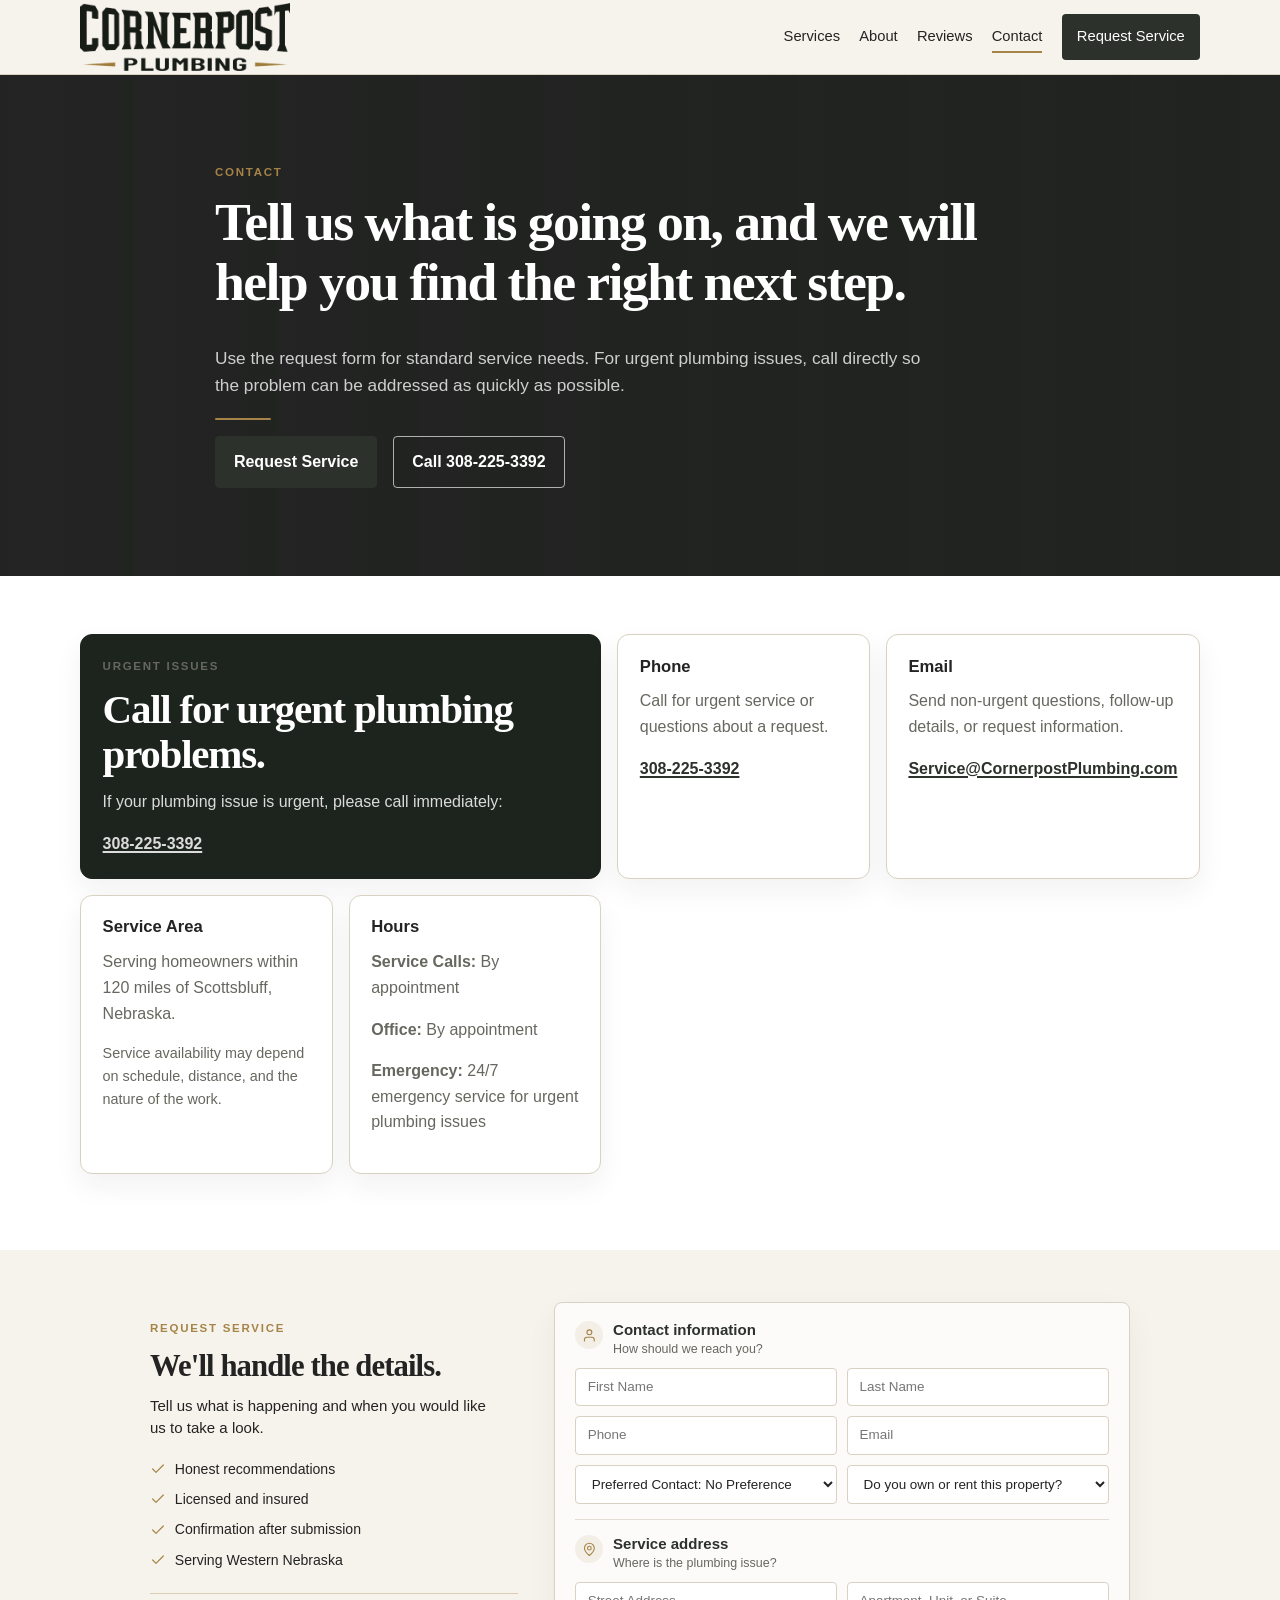
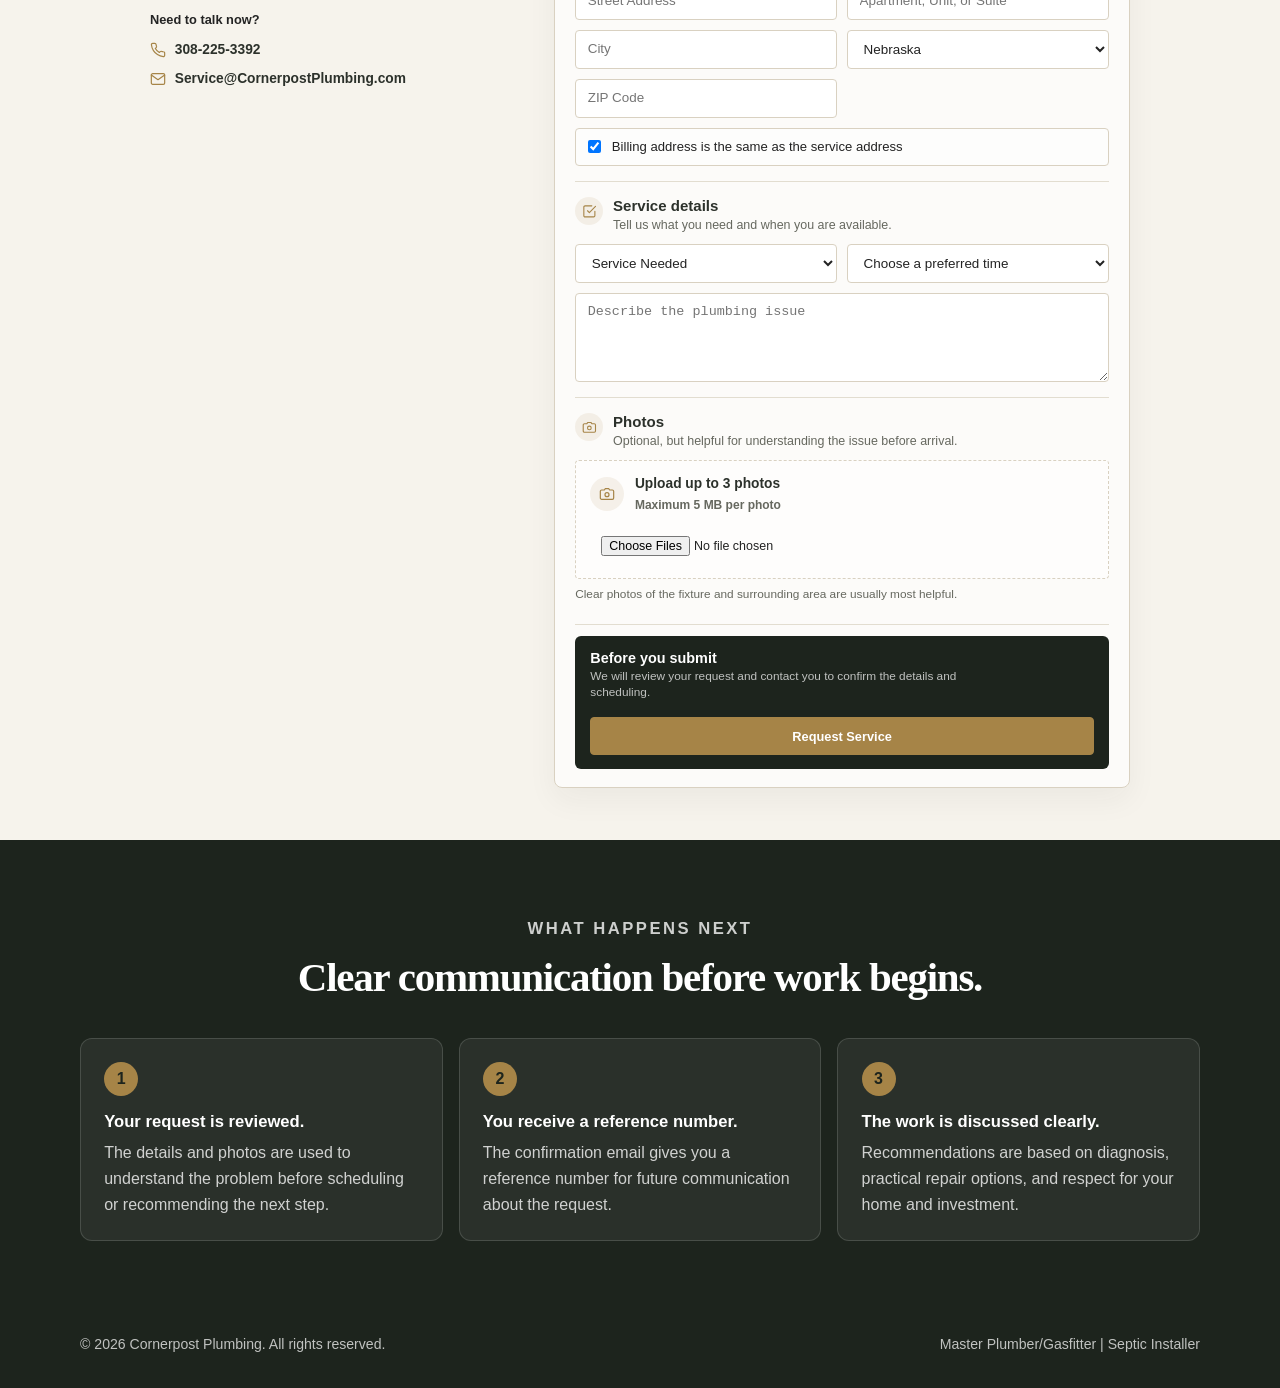
<file: contact.html>
<!DOCTYPE html>
<html lang="en">
<head>
  <meta charset="UTF-8" />
  <meta name="viewport" content="width=device-width, initial-scale=1.0" />

  <link rel="icon" href="/favicon/favicon.ico" sizes="any" />
  <link rel="icon" type="image/svg+xml" href="/favicon/favicon.svg" />
  <link rel="icon" type="image/png" sizes="32x32" href="/favicon/favicon-32x32.png" />
  <link rel="icon" type="image/png" sizes="16x16" href="/favicon/favicon-16x16.png" />
  <link rel="apple-touch-icon" href="/favicon/apple-touch-icon.png" />
  <link rel="manifest" href="/site.webmanifest" />
  <meta name="theme-color" content="#23201b" />

  <title>Request Plumbing Service | Cornerpost Plumbing</title>

  <meta
    name="description"
    content="Request residential plumbing service from Cornerpost Plumbing. Send your service details online or call for urgent plumbing help throughout western Nebraska."
  />

  <link rel="canonical" href="https://cornerpostplumbing.com/contact.html" />
  <meta name="robots" content="index, follow, max-image-preview:large" />

  <meta property="og:type" content="website" />
  <meta property="og:site_name" content="Cornerpost Plumbing" />
  <meta property="og:locale" content="en_US" />
  <meta property="og:title" content="Request Plumbing Service | Cornerpost Plumbing" />
  <meta property="og:description" content="Request residential plumbing service from Cornerpost Plumbing. Send your service details online or call for urgent plumbing help throughout western Nebraska." />
  <meta property="og:url" content="https://cornerpostplumbing.com/contact.html" />
  <meta property="og:image" content="https://cornerpostplumbing.com/images/social/cornerpost-social-share.jpg" />
  <meta property="og:image:width" content="1200" />
  <meta property="og:image:height" content="630" />
  <meta property="og:image:type" content="image/jpeg" />
  <meta property="og:image:alt" content="Cornerpost Plumbing serving western Nebraska. Honest Recommendations. Quality Craftsmanship." />

  <meta name="twitter:card" content="summary_large_image" />
  <meta name="twitter:title" content="Request Plumbing Service | Cornerpost Plumbing" />
  <meta name="twitter:description" content="Request residential plumbing service from Cornerpost Plumbing. Send your service details online or call for urgent plumbing help throughout western Nebraska." />
  <meta name="twitter:image" content="https://cornerpostplumbing.com/images/social/cornerpost-social-share.jpg" />
  <meta name="twitter:image:alt" content="Cornerpost Plumbing serving western Nebraska. Honest Recommendations. Quality Craftsmanship." />

  <link rel="stylesheet" href="css/style.css" />
  <script src="js/config.js" defer></script>
  <script src="js/services.js" defer></script>
  <script src="js/reviews.js" defer></script>
  <script src="js/navigation.js" defer></script>
  <script src="js/main.js" defer></script>
</head>

<body data-page="contact">
  <header id="site-header" class="site-header"></header>

  <main id="top">
    <section class="page-hero contact-page-hero">
      <div class="container page-hero-inner">
        <p class="eyebrow">Contact</p>
        <h1>Tell us what is going on, and we will help you find the right next step.</h1>
        <p>
          Use the request form for standard service needs. For urgent plumbing issues,
          call directly so the problem can be addressed as quickly as possible.
        </p>
        <div class="button-row">
          <a href="#request-service" class="button button-primary">Request Service</a>
          <a href="#" data-phone-link class="button button-secondary"><span data-phone-cta></span></a>
        </div>
      </div>
    </section>

    <section class="section contact-info-section section-light">
      <div class="container">
        <div class="contact-card-grid">
          <article class="contact-info-card urgent-card">
            <p class="eyebrow">Urgent Issues</p>
            <h2>Call for urgent plumbing problems.</h2>
            <p><span data-urgent-instruction></span></p>
            <p class="contact-card-link"><a href="#" data-phone-link><span data-phone-display></span></a></p>
          </article>

          <article class="contact-info-card">
            <h3>Phone</h3>
            <p>Call for urgent service or questions about a request.</p>
            <p class="contact-card-link"><a href="#" data-phone-link><span data-phone-display></span></a></p>
          </article>

          <article class="contact-info-card">
            <h3>Email</h3>
            <p>Send non-urgent questions, follow-up details, or request information.</p>
            <p class="contact-card-link"><a href="#" data-email-link><span data-email-display></span></a></p>
          </article>

          <article class="contact-info-card">
            <h3>Service Area</h3>
            <p><span data-service-area-summary></span></p>
            <p class="muted-small">Service availability may depend on schedule, distance, and the nature of the work.</p>
          </article>

          <article class="contact-info-card">
            <h3>Hours</h3>
            <p><strong>Service Calls:</strong> <span data-hours-service-calls></span></p>
            <p><strong>Office:</strong> <span data-hours-office></span></p>
            <p><strong>Emergency:</strong> <span data-hours-emergency></span></p>
          </article>
        </div>
      </div>
    </section>

    <section id="request-service" class="section contact-section">
      <div class="container request-service-shell">
        <aside class="request-service-intro" aria-labelledby="request-service-heading">
          <p class="eyebrow">Request Service</p>
          <h2 id="request-service-heading">We'll handle the details.</h2>
          <p class="request-service-lead">
            Tell us what is happening and when you would like us to take a look.
          </p>

          <ul class="request-service-assurances" aria-label="What to expect">
            <li>
              <svg aria-hidden="true" viewBox="0 0 24 24" fill="none" stroke="currentColor" stroke-width="1.8" stroke-linecap="round" stroke-linejoin="round"><path d="M20 6 9 17l-5-5"/></svg>
              <span>Honest recommendations</span>
            </li>
            <li>
              <svg aria-hidden="true" viewBox="0 0 24 24" fill="none" stroke="currentColor" stroke-width="1.8" stroke-linecap="round" stroke-linejoin="round"><path d="M20 6 9 17l-5-5"/></svg>
              <span>Licensed and insured</span>
            </li>
            <li>
              <svg aria-hidden="true" viewBox="0 0 24 24" fill="none" stroke="currentColor" stroke-width="1.8" stroke-linecap="round" stroke-linejoin="round"><path d="M20 6 9 17l-5-5"/></svg>
              <span>Confirmation after submission</span>
            </li>
            <li>
              <svg aria-hidden="true" viewBox="0 0 24 24" fill="none" stroke="currentColor" stroke-width="1.8" stroke-linecap="round" stroke-linejoin="round"><path d="M20 6 9 17l-5-5"/></svg>
              <span>Serving Western Nebraska</span>
            </li>
          </ul>

          <div class="request-service-contact">
            <p class="request-service-contact-label">Need to talk now?</p>

            <a href="#" data-phone-link class="request-service-contact-link">
              <svg aria-hidden="true" viewBox="0 0 24 24" fill="none" stroke="currentColor" stroke-width="1.8" stroke-linecap="round" stroke-linejoin="round"><path d="M22 16.92v3a2 2 0 0 1-2.18 2 19.79 19.79 0 0 1-8.63-3.07 19.5 19.5 0 0 1-6-6A19.79 19.79 0 0 1 2.12 4.18 2 2 0 0 1 4.11 2h3a2 2 0 0 1 2 1.72c.12.9.33 1.78.62 2.63a2 2 0 0 1-.45 2.11L8 9.74a16 16 0 0 0 6 6l1.28-1.28a2 2 0 0 1 2.11-.45c.85.29 1.73.5 2.63.62A2 2 0 0 1 22 16.92z"/></svg>
              <span data-phone-display></span>
            </a>

            <a href="#" data-email-link class="request-service-contact-link">
              <svg aria-hidden="true" viewBox="0 0 24 24" fill="none" stroke="currentColor" stroke-width="1.8" stroke-linecap="round" stroke-linejoin="round"><path d="M4 4h16a2 2 0 0 1 2 2v12a2 2 0 0 1-2 2H4a2 2 0 0 1-2-2V6a2 2 0 0 1 2-2z"/><path d="m22 6-10 7L2 6"/></svg>
              <span data-email-display></span>
            </a>
          </div>
        </aside>

        <form action="#" method="post" class="service-form request-service-form" id="request-service-form">
          <input type="text" name="companyWebsite" class="website-field" tabindex="-1" autocomplete="off" aria-hidden="true" />

          <div class="request-form-section">
            <div class="request-form-section-heading">
              <span class="request-form-icon" aria-hidden="true">
                <svg viewBox="0 0 24 24" fill="none" stroke="currentColor" stroke-width="1.8" stroke-linecap="round" stroke-linejoin="round"><path d="M20 21v-2a4 4 0 0 0-4-4H8a4 4 0 0 0-4 4v2"/><circle cx="12" cy="7" r="4"/></svg>
              </span>
              <div><h3>Contact information</h3><p>How should we reach you?</p></div>
            </div>

            <div class="request-form-grid">
              <input type="text" name="firstName" placeholder="First Name" autocomplete="given-name" required />
              <input type="text" name="lastName" placeholder="Last Name" autocomplete="family-name" required />
              <input type="tel" name="phone" placeholder="Phone" autocomplete="tel" required />
              <input type="email" name="email" placeholder="Email" autocomplete="email" />
              <select name="preferredContact" required>
                <option value="No Preference" selected>Preferred Contact: No Preference</option>
                <option value="Call">Preferred Contact: Call</option>
                <option value="Text">Preferred Contact: Text</option>
                <option value="Email">Preferred Contact: Email</option>
              </select>
              <select name="relationshipType" required>
                <option value="">Do you own or rent this property?</option>
                <option value="Owner">I own the property</option>
                <option value="Tenant">I rent the property</option>
              </select>
            </div>
          </div>

          <div class="request-form-section">
            <div class="request-form-section-heading">
              <span class="request-form-icon" aria-hidden="true">
                <svg viewBox="0 0 24 24" fill="none" stroke="currentColor" stroke-width="1.8" stroke-linecap="round" stroke-linejoin="round"><path d="M20 10c0 5-8 12-8 12S4 15 4 10a8 8 0 1 1 16 0z"/><circle cx="12" cy="10" r="3"/></svg>
              </span>
              <div><h3>Service address</h3><p>Where is the plumbing issue?</p></div>
            </div>

            <div class="request-form-grid">
              <input type="text" name="streetAddress" placeholder="Street Address" autocomplete="street-address" required />
              <input type="text" name="address2" placeholder="Apartment, Unit, or Suite" autocomplete="address-line2" />
              <input type="text" name="city" placeholder="City" autocomplete="address-level2" required />
              <select name="state" autocomplete="address-level1" required>
                <option value="NE" selected>Nebraska</option>
                <option value="WY">Wyoming</option>
                <option value="CO">Colorado</option>
                <option value="SD">South Dakota</option>
              </select>
              <input type="text" name="zip" placeholder="ZIP Code" autocomplete="postal-code" inputmode="numeric" required />

              <label class="form-checkbox request-form-checkbox">
                <input type="checkbox" name="billingSameAsService" value="true" checked />
                <span>Billing address is the same as the service address</span>
              </label>

              <div class="billing-address-fields request-billing-address" data-billing-address hidden>
                <p class="form-section-heading">Billing Address</p>
                <input type="text" name="billingAddress1" placeholder="Billing Street Address" autocomplete="billing street-address" />
                <input type="text" name="billingAddress2" placeholder="Apartment, Unit, or Suite" autocomplete="billing address-line2" />
                <input type="text" name="billingCity" placeholder="Billing City" autocomplete="billing address-level2" />
                <select name="billingState" autocomplete="billing address-level1">
                  <option value="NE" selected>Nebraska</option>
                  <option value="WY">Wyoming</option>
                  <option value="CO">Colorado</option>
                  <option value="SD">South Dakota</option>
                </select>
                <input type="text" name="billingZip" placeholder="Billing ZIP Code" autocomplete="billing postal-code" inputmode="numeric" />
              </div>
            </div>
          </div>

          <div class="request-form-section">
            <div class="request-form-section-heading">
              <span class="request-form-icon" aria-hidden="true">
                <svg viewBox="0 0 24 24" fill="none" stroke="currentColor" stroke-width="1.8" stroke-linecap="round" stroke-linejoin="round"><path d="M9 11 12 14 22 4"/><path d="M21 12v7a2 2 0 0 1-2 2H5a2 2 0 0 1-2-2V5a2 2 0 0 1 2-2h11"/></svg>
              </span>
              <div><h3>Service details</h3><p>Tell us what you need and when you are available.</p></div>
            </div>

            <div class="request-form-grid">
              <select name="service" required data-services-select>
                <option value="">Service Needed</option>
                <option value="Other">Other</option>
              </select>
              <select name="preferredTime">
                <option value="">Choose a preferred time</option>
                <option value="Morning (8-12)">Morning (8-12)</option>
                <option value="Afternoon (12-5)">Afternoon (12-5)</option>
                <option value="Evening (5-7)">Evening (5-7)</option>
                <option value="First Available">First Available</option>
              </select>
              <textarea name="message" rows="4" placeholder="Describe the plumbing issue" required></textarea>
            </div>
          </div>

          <div class="request-form-section request-form-section-photos">
            <div class="request-form-section-heading">
              <span class="request-form-icon" aria-hidden="true">
                <svg viewBox="0 0 24 24" fill="none" stroke="currentColor" stroke-width="1.8" stroke-linecap="round" stroke-linejoin="round"><path d="M14.5 4 16 6h4a2 2 0 0 1 2 2v10a2 2 0 0 1-2 2H4a2 2 0 0 1-2-2V8a2 2 0 0 1 2-2h4l1.5-2h5z"/><circle cx="12" cy="13" r="3"/></svg>
              </span>
              <div><h3>Photos</h3><p>Optional, but helpful for understanding the issue before arrival.</p></div>
            </div>

            <label class="file-upload request-file-upload">
              <span class="request-file-upload-icon" aria-hidden="true">
                <svg viewBox="0 0 24 24" fill="none" stroke="currentColor" stroke-width="1.8" stroke-linecap="round" stroke-linejoin="round"><path d="M14.5 4 16 6h4a2 2 0 0 1 2 2v10a2 2 0 0 1-2 2H4a2 2 0 0 1-2-2V8a2 2 0 0 1 2-2h4l1.5-2h5z"/><circle cx="12" cy="13" r="3"/></svg>
              </span>
              <span><strong>Upload up to 3 photos</strong><small>Maximum 5 MB per photo</small></span>
              <input type="file" name="photoFiles" accept="image/*" multiple />
            </label>
            <p class="file-help" id="file-help">Clear photos of the fixture and surrounding area are usually most helpful.</p>
            <ul class="file-list" id="file-list" aria-live="polite"></ul>
          </div>

          <div class="form-status" id="form-status" aria-live="polite"></div>

          <div class="request-submit-panel">
            <div><h3>Before you submit</h3><p>We will review your request and contact you to confirm the details and scheduling.</p></div>
            <button type="submit" class="button button-primary">Request Service</button>
          </div>
        </form>
      </div>
    </section>

    <section class="section section-dark process-section">
      <div class="container">
        <div class="section-header">
          <p class="eyebrow">What Happens Next</p>
          <h2>Clear communication before work begins.</h2>
        </div>

        <div class="process-grid">
          <article>
            <span>1</span>
            <h3>Your request is reviewed.</h3>
            <p>The details and photos are used to understand the problem before scheduling or recommending the next step.</p>
          </article>

          <article>
            <span>2</span>
            <h3>You receive a reference number.</h3>
            <p>The confirmation email gives you a reference number for future communication about the request.</p>
          </article>

          <article>
            <span>3</span>
            <h3>The work is discussed clearly.</h3>
            <p>Recommendations are based on diagnosis, practical repair options, and respect for your home and investment.</p>
          </article>
        </div>
      </div>
    </section>
  </main>

  <footer id="site-footer" class="site-footer"></footer>
</body>
</html>
</file>
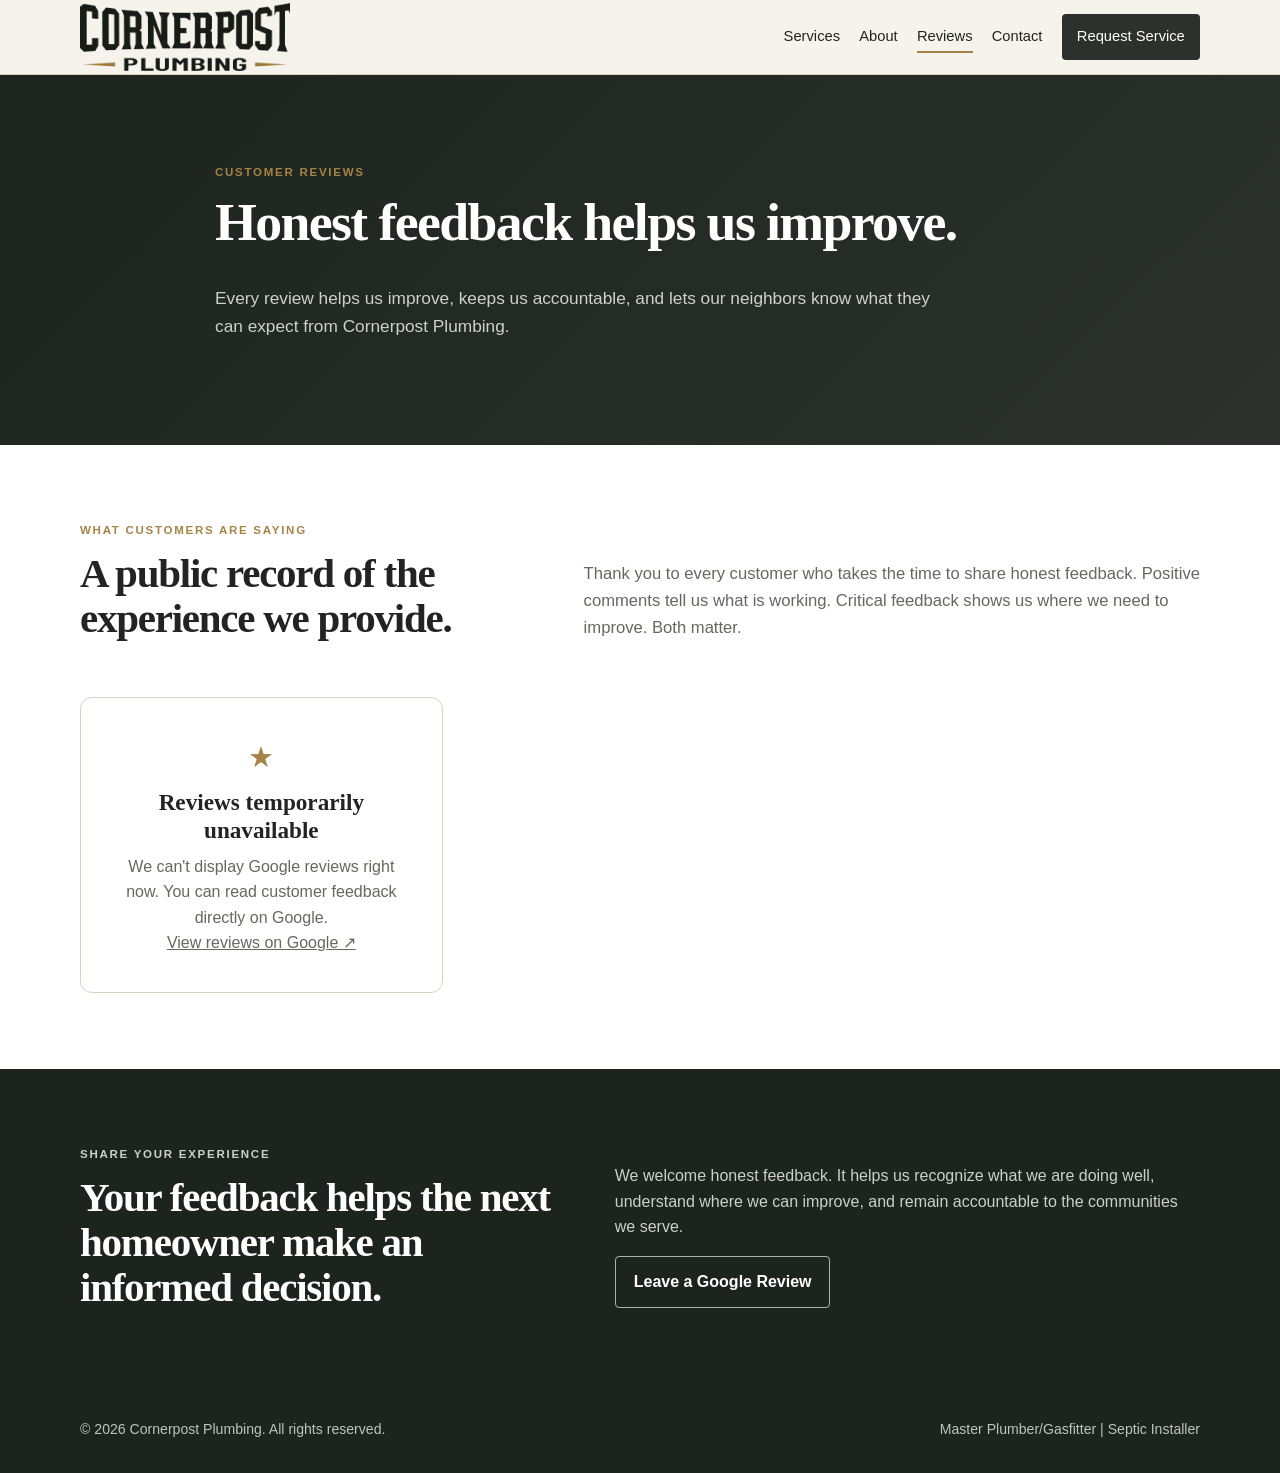
<file: reviews.html>
<!DOCTYPE html>
<html lang="en">
<head>
  <meta charset="UTF-8" />
  <meta name="viewport" content="width=device-width, initial-scale=1.0" />

  <link rel="icon" href="/favicon/favicon.ico" sizes="any" />
  <link rel="icon" type="image/svg+xml" href="/favicon/favicon.svg" />
  <link rel="icon" type="image/png" sizes="32x32" href="/favicon/favicon-32x32.png" />
  <link rel="icon" type="image/png" sizes="16x16" href="/favicon/favicon-16x16.png" />
  <link rel="apple-touch-icon" href="/favicon/apple-touch-icon.png" />
  <link rel="manifest" href="/site.webmanifest" />
  <meta name="theme-color" content="#23201b" />

  <title>Customer Reviews | Cornerpost Plumbing</title>
  <meta
    name="description"
    content="Read customer feedback about Cornerpost Plumbing and learn what homeowners can expect from our residential plumbing service throughout western Nebraska."
  />

  <link rel="canonical" href="https://cornerpostplumbing.com/reviews.html" />
  <meta name="robots" content="index, follow, max-image-preview:large" />

  <meta property="og:type" content="website" />
  <meta property="og:site_name" content="Cornerpost Plumbing" />
  <meta property="og:locale" content="en_US" />
  <meta property="og:title" content="Customer Reviews | Cornerpost Plumbing" />
  <meta property="og:description" content="Read customer feedback about Cornerpost Plumbing and learn what homeowners can expect from our residential plumbing service throughout western Nebraska." />
  <meta property="og:url" content="https://cornerpostplumbing.com/reviews.html" />
  <meta property="og:image" content="https://cornerpostplumbing.com/images/social/cornerpost-social-share.jpg" />
  <meta property="og:image:width" content="1200" />
  <meta property="og:image:height" content="630" />
  <meta property="og:image:type" content="image/jpeg" />
  <meta property="og:image:alt" content="Cornerpost Plumbing serving western Nebraska. Honest Recommendations. Quality Craftsmanship." />

  <meta name="twitter:card" content="summary_large_image" />
  <meta name="twitter:title" content="Customer Reviews | Cornerpost Plumbing" />
  <meta name="twitter:description" content="Read customer feedback about Cornerpost Plumbing and learn what homeowners can expect from our residential plumbing service throughout western Nebraska." />
  <meta name="twitter:image" content="https://cornerpostplumbing.com/images/social/cornerpost-social-share.jpg" />
  <meta name="twitter:image:alt" content="Cornerpost Plumbing serving western Nebraska. Honest Recommendations. Quality Craftsmanship." />

  <link rel="stylesheet" href="css/style.css" />
  <script src="js/config.js" defer></script>
  <script src="js/services.js" defer></script>
  <script src="js/reviews.js" defer></script>
  <script src="js/navigation.js" defer></script>
  <script src="js/main.js" defer></script>
</head>

<body data-page="reviews">
  <header id="site-header" class="site-header"></header>

  <main id="top">
    <section class="page-hero reviews-page-hero">
      <div class="container page-hero-inner">
        <p class="eyebrow">Customer Reviews</p>
        <h1>Honest feedback helps us improve.</h1>
        <p data-reviews-page-intro></p>
      </div>
    </section>

    <section class="section reviews-page-section">
      <div class="container">
        <div class="reviews-page-summary">
          <div>
            <p class="eyebrow">What Customers Are Saying</p>
            <h2>A public record of the experience we provide.</h2>
          </div>
          <p data-reviews-feedback-message></p>
        </div>

        <div class="reviews-page-list" data-reviews-page></div>
      </div>
    </section>

    <section class="section section-dark reviews-feedback-section">
      <div class="container reviews-feedback-layout">
        <div>
          <p class="eyebrow">Share Your Experience</p>
          <h2>Your feedback helps the next homeowner make an informed decision.</h2>
        </div>
        <div>
          <p>
            We welcome honest feedback. It helps us recognize what we are doing well, understand where we can improve, and remain accountable to the communities we serve.
          </p>
          <a href="#" class="button button-secondary" data-leave-review-link>Leave a Google Review</a>
        </div>
      </div>
    </section>
  </main>

  <footer id="site-footer" class="site-footer"></footer>
</body>
</html>
</file>
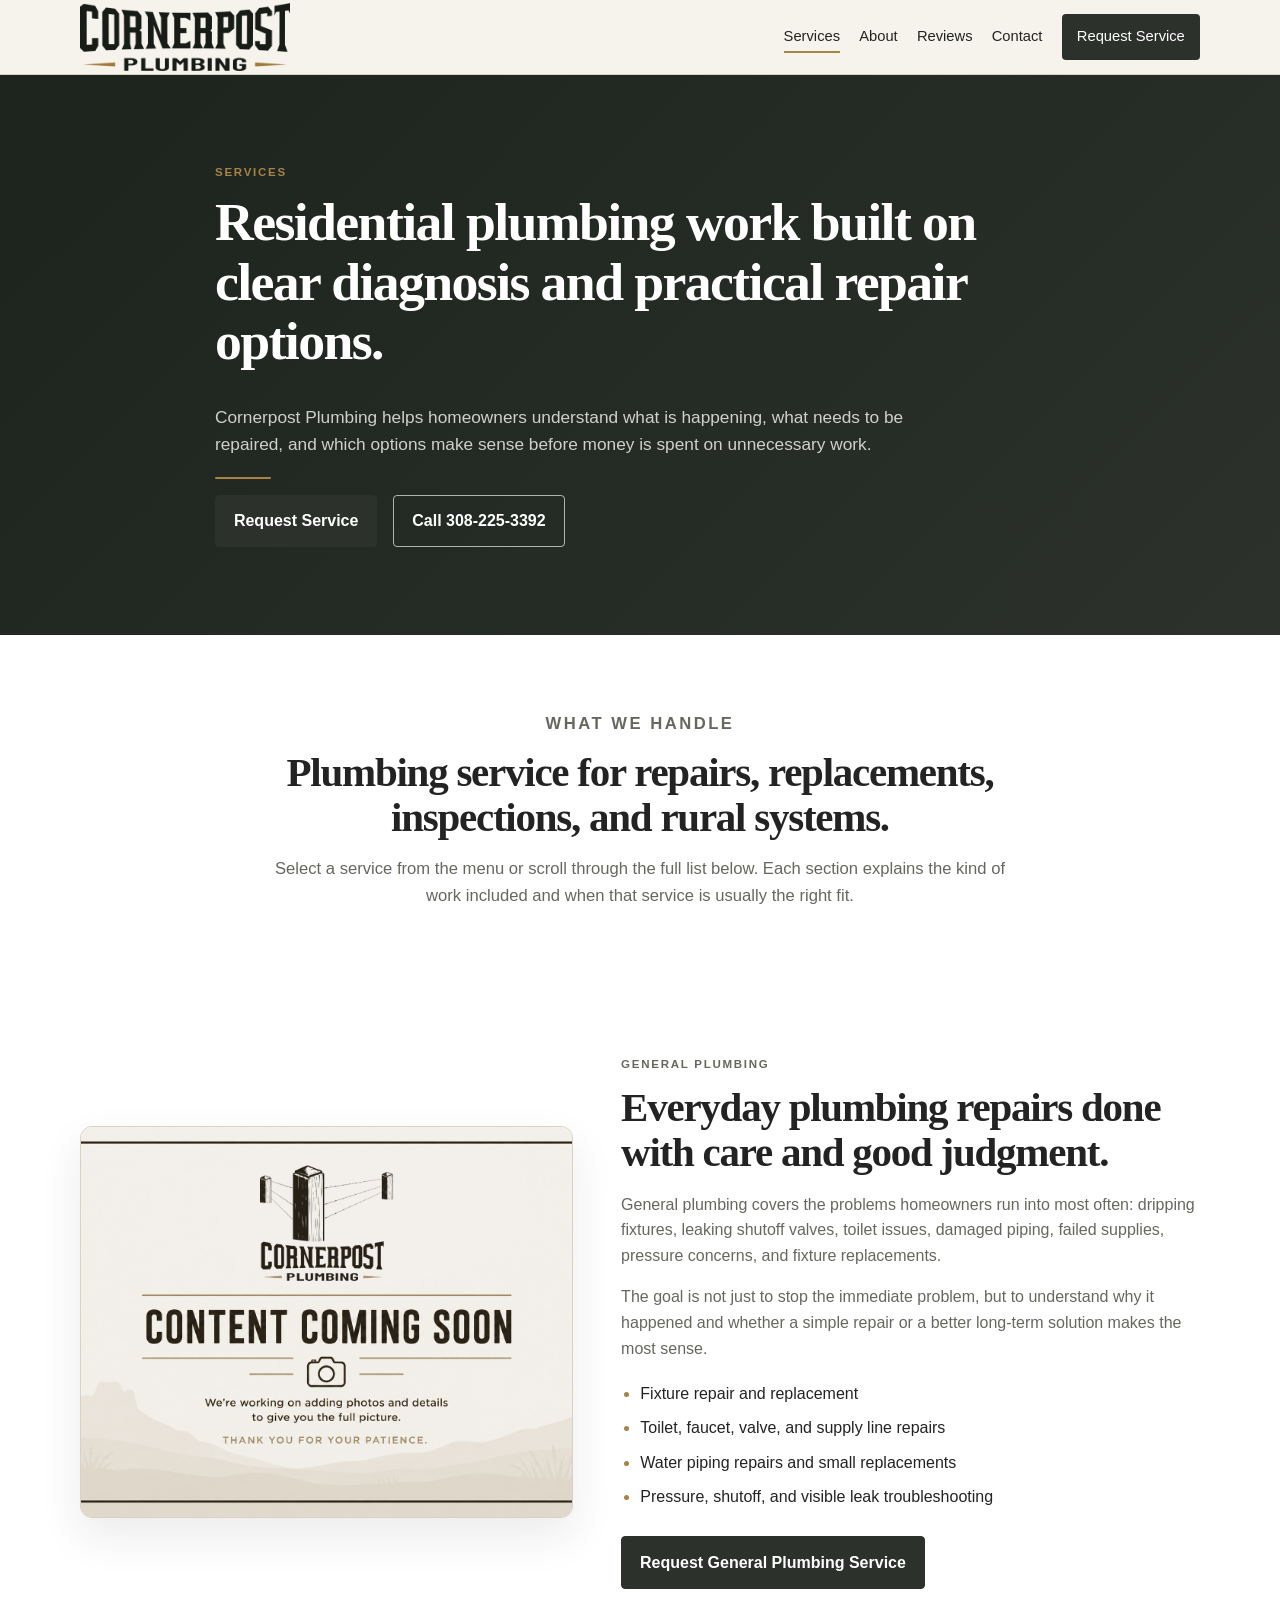
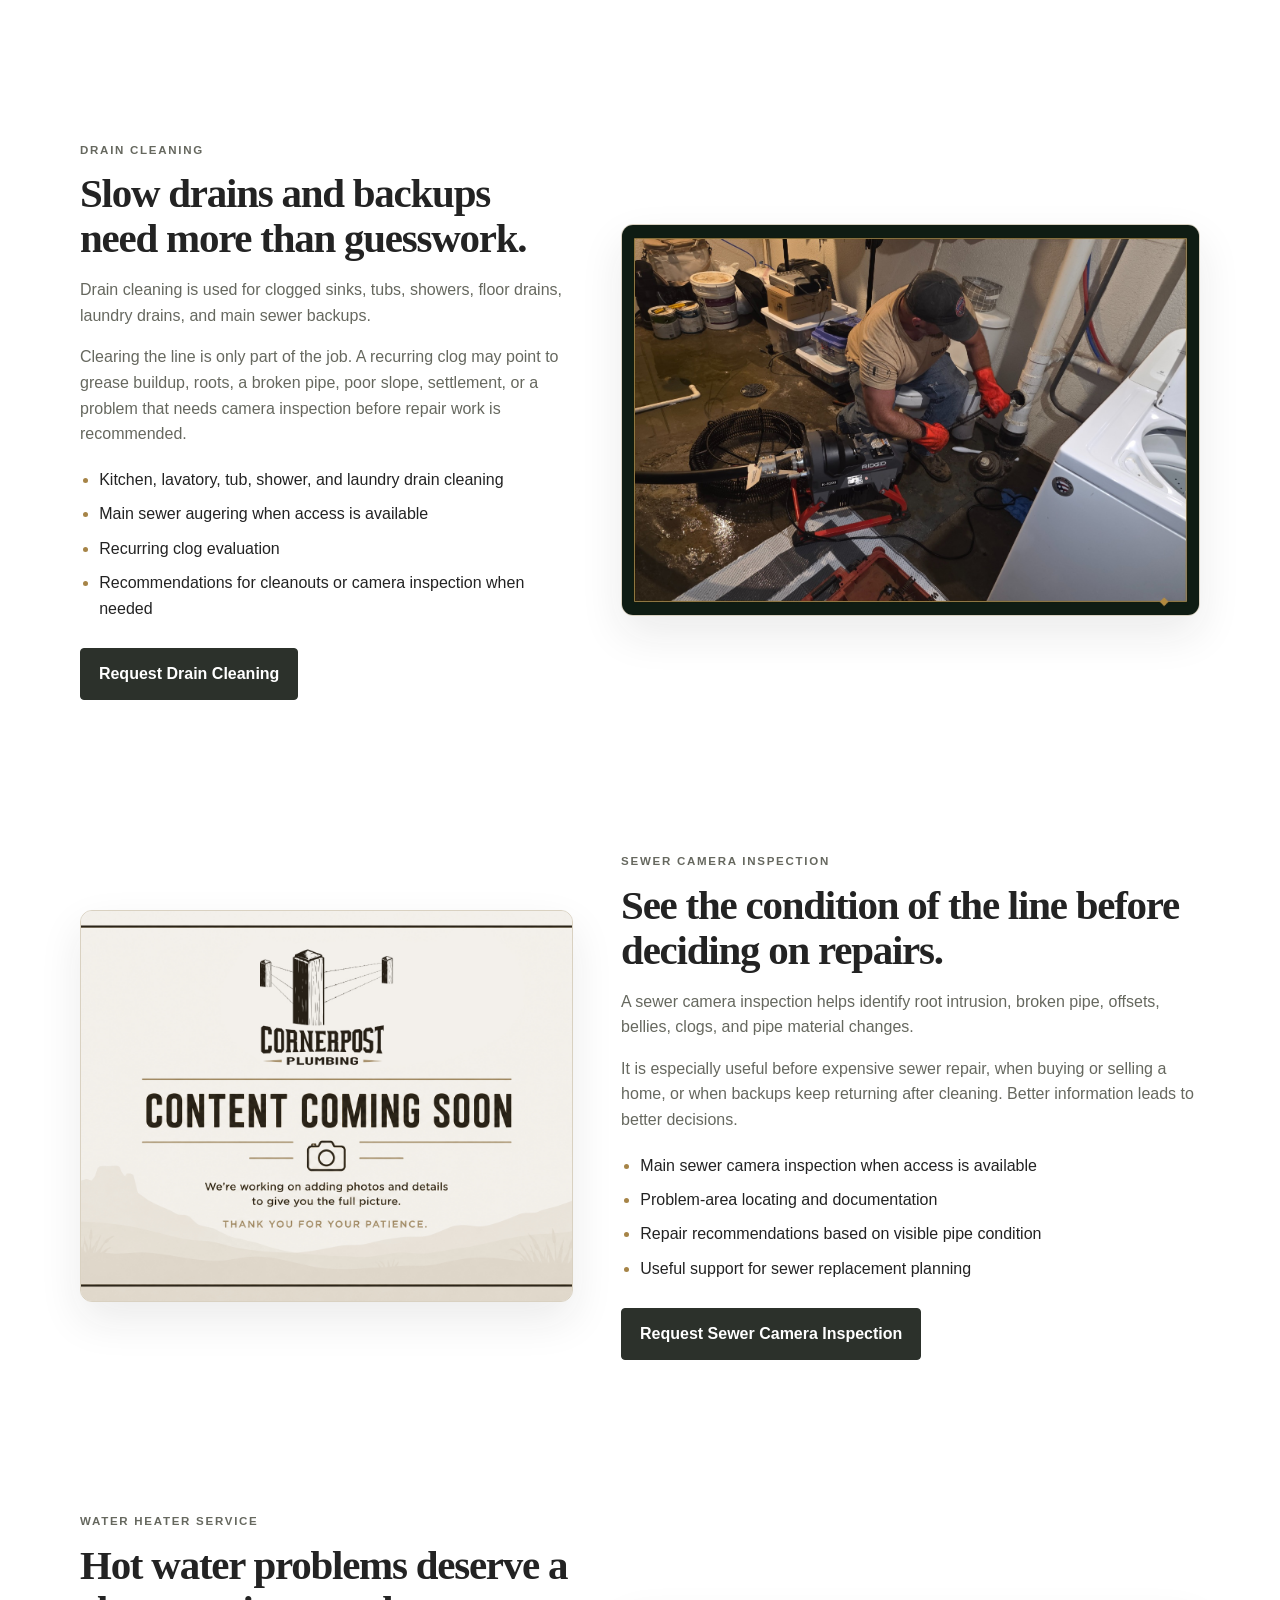
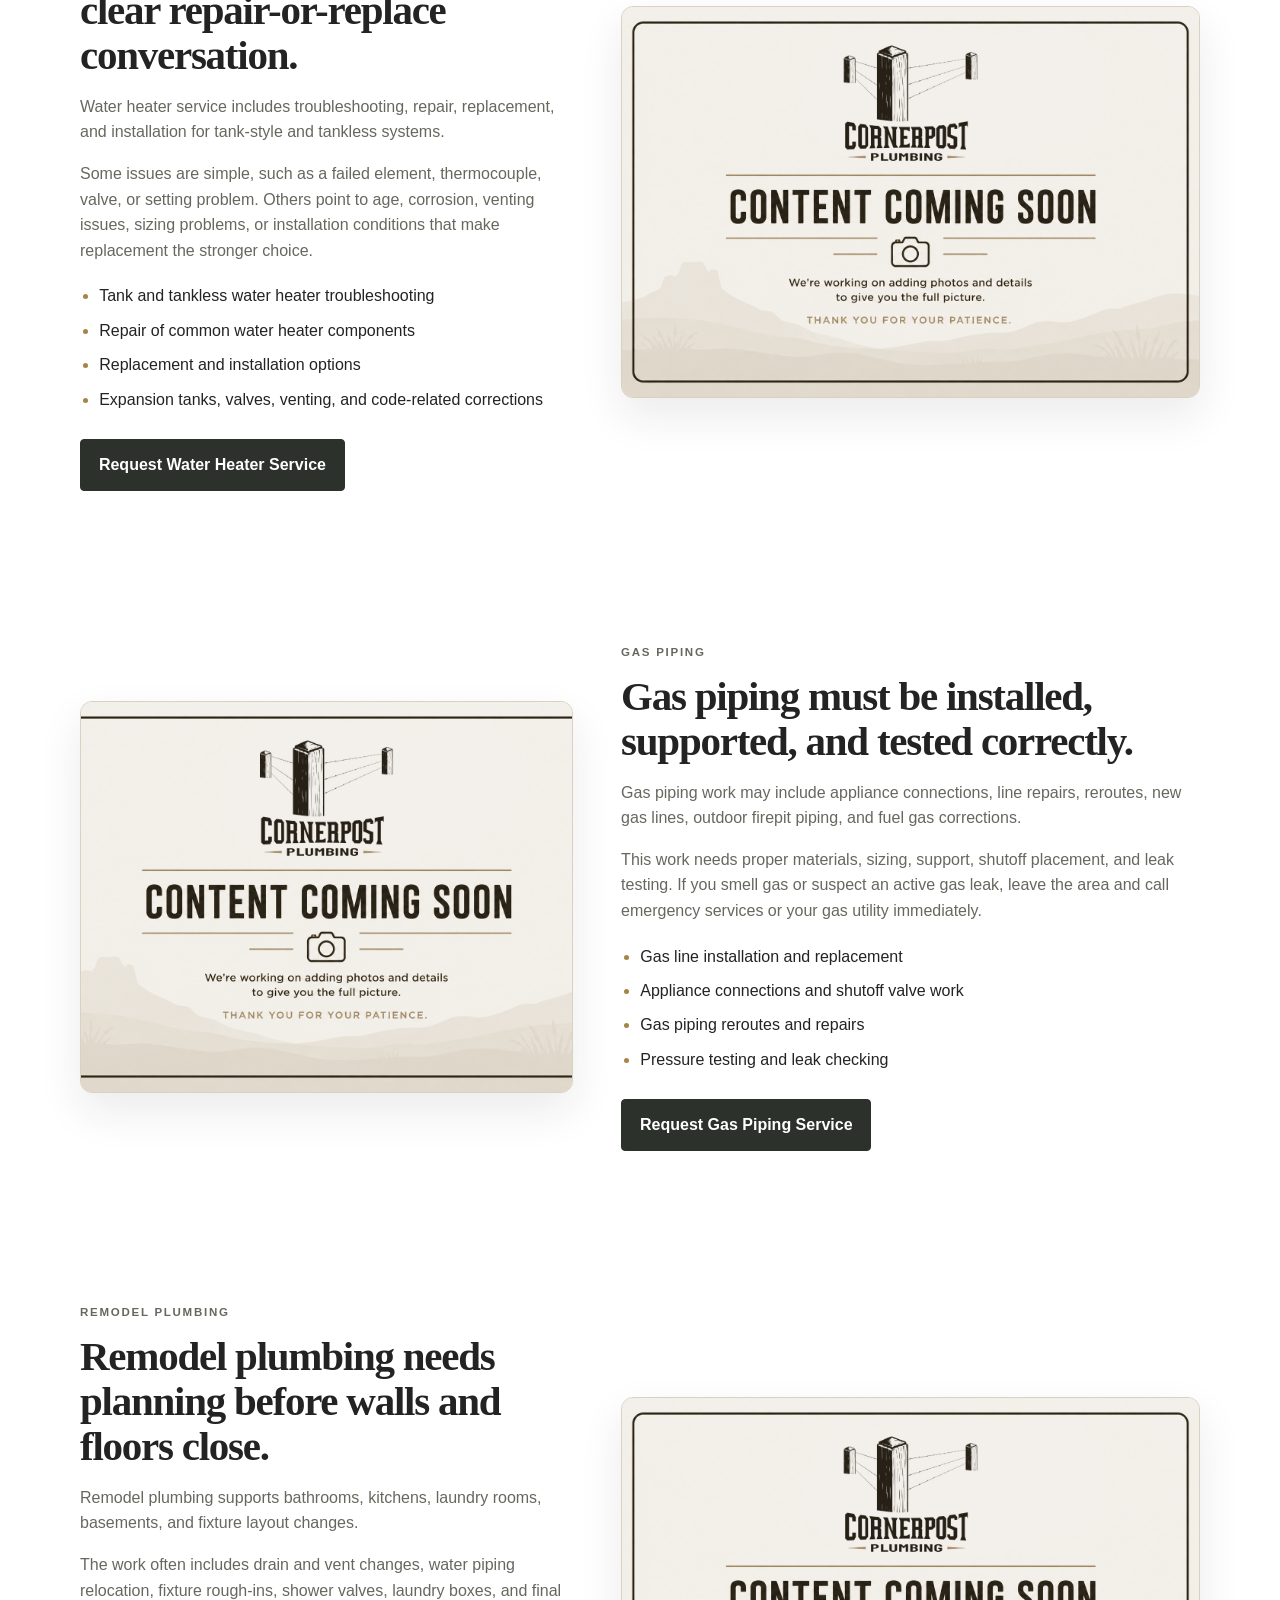
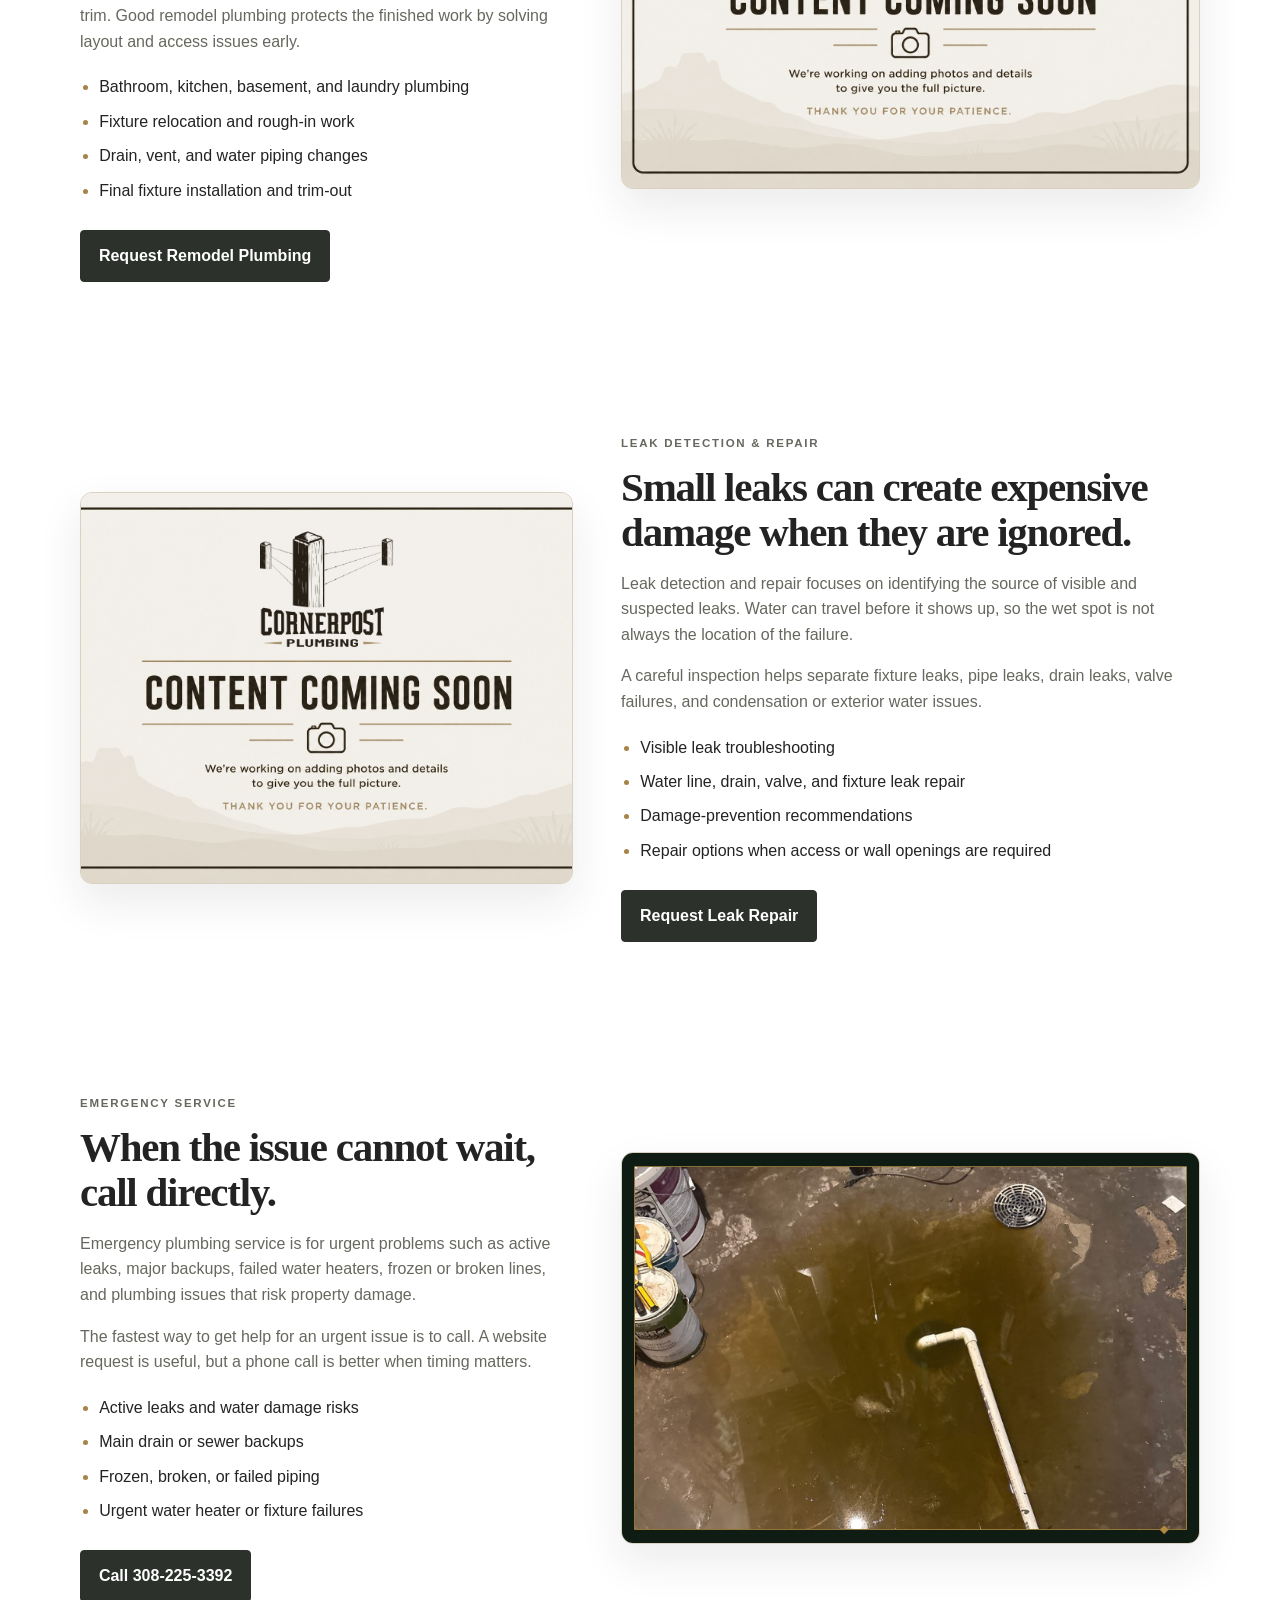
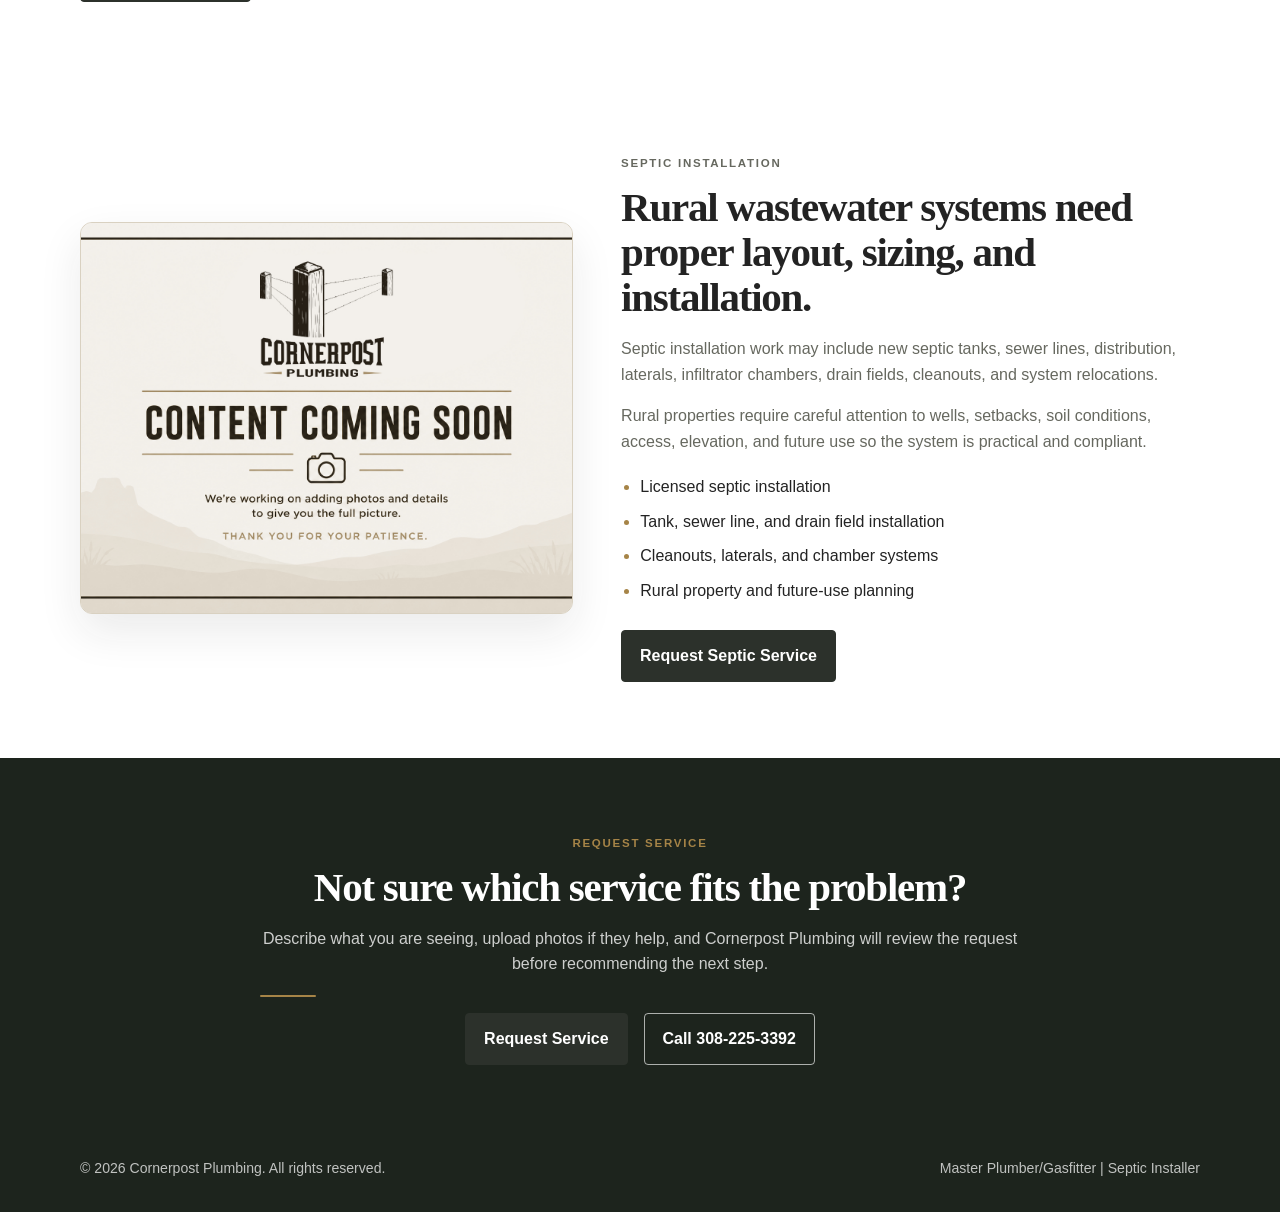
<file: services.html>
<!DOCTYPE html>
<html lang="en">
<head>
  <meta charset="UTF-8" />
  <meta name="viewport" content="width=device-width, initial-scale=1.0" />

  <link rel="icon" href="/favicon/favicon.ico" sizes="any" />
  <link rel="icon" type="image/svg+xml" href="/favicon/favicon.svg" />
  <link rel="icon" type="image/png" sizes="32x32" href="/favicon/favicon-32x32.png" />
  <link rel="icon" type="image/png" sizes="16x16" href="/favicon/favicon-16x16.png" />
  <link rel="apple-touch-icon" href="/favicon/apple-touch-icon.png" />
  <link rel="manifest" href="/site.webmanifest" />
  <meta name="theme-color" content="#23201b" />

  <title>Plumbing Services in Western Nebraska | Cornerpost Plumbing</title>

  <meta
    name="description"
    content="Explore residential plumbing repair, drain cleaning, sewer camera inspections, water heater service, gas piping, remodel plumbing, leak detection, emergency service, and septic installation."
  />

  <link rel="canonical" href="https://cornerpostplumbing.com/services.html" />
  <meta name="robots" content="index, follow, max-image-preview:large" />

  <meta property="og:type" content="website" />
  <meta property="og:site_name" content="Cornerpost Plumbing" />
  <meta property="og:locale" content="en_US" />
  <meta property="og:title" content="Plumbing Services in Western Nebraska | Cornerpost Plumbing" />
  <meta property="og:description" content="Explore residential plumbing repair, drain cleaning, sewer camera inspections, water heater service, gas piping, remodel plumbing, leak detection, emergency service, and septic installation." />
  <meta property="og:url" content="https://cornerpostplumbing.com/services.html" />
  <meta property="og:image" content="https://cornerpostplumbing.com/images/social/cornerpost-social-share.jpg" />
  <meta property="og:image:width" content="1200" />
  <meta property="og:image:height" content="630" />
  <meta property="og:image:type" content="image/jpeg" />
  <meta property="og:image:alt" content="Cornerpost Plumbing serving western Nebraska. Honest Recommendations. Quality Craftsmanship." />

  <meta name="twitter:card" content="summary_large_image" />
  <meta name="twitter:title" content="Plumbing Services in Western Nebraska | Cornerpost Plumbing" />
  <meta name="twitter:description" content="Explore residential plumbing repair, drain cleaning, sewer camera inspections, water heater service, gas piping, remodel plumbing, leak detection, emergency service, and septic installation." />
  <meta name="twitter:image" content="https://cornerpostplumbing.com/images/social/cornerpost-social-share.jpg" />
  <meta name="twitter:image:alt" content="Cornerpost Plumbing serving western Nebraska. Honest Recommendations. Quality Craftsmanship." />

  <link rel="stylesheet" href="css/style.css" />
  <script src="js/config.js" defer></script>
  <script src="js/services.js" defer></script>
  <script src="js/reviews.js" defer></script>
  <script src="js/navigation.js" defer></script>
  <script src="js/main.js" defer></script>
</head>

<body data-page="services">
  <header id="site-header" class="site-header"></header>

  <main id="top">
    <section class="page-hero services-page-hero">
      <div class="container page-hero-inner">
        <p class="eyebrow">Services</p>
        <h1>Residential plumbing work built on clear diagnosis and practical repair options.</h1>
        <p>
          <span data-business-name></span> helps homeowners understand what is happening, what needs to be repaired,
          and which options make sense before money is spent on unnecessary work.
        </p>
        <div class="button-row">
          <a href="contact.html#request-service" class="button button-primary">Request Service</a>
          <a href="#" data-phone-link class="button button-secondary"><span data-phone-cta></span></a>
        </div>
      </div>
    </section>

    <section class="section services-overview section-light">
      <div class="container">
        <div class="section-header">
          <p class="eyebrow">What We Handle</p>
          <h2>Plumbing service for repairs, replacements, inspections, and rural systems.</h2>
          <p>
            Select a service from the menu or scroll through the full list below. Each section explains
            the kind of work included and when that service is usually the right fit.
          </p>
        </div>
      </div>
    </section>

    <div data-services-page></div>

    <section class="section service-page-cta">
      <div class="container service-page-cta-inner">
        <p class="eyebrow">Request Service</p>
        <h2>Not sure which service fits the problem?</h2>
        <p>
          Describe what you are seeing, upload photos if they help, and <span data-business-name></span> will review the request before recommending the next step.
        </p>
        <div class="button-row">
          <a href="contact.html#request-service" class="button button-primary">Request Service</a>
          <a href="#" data-phone-link class="button button-secondary"><span data-phone-cta></span></a>
        </div>
      </div>
    </section>
  </main>

  <footer id="site-footer" class="site-footer"></footer>
</body>
</html>
</file>
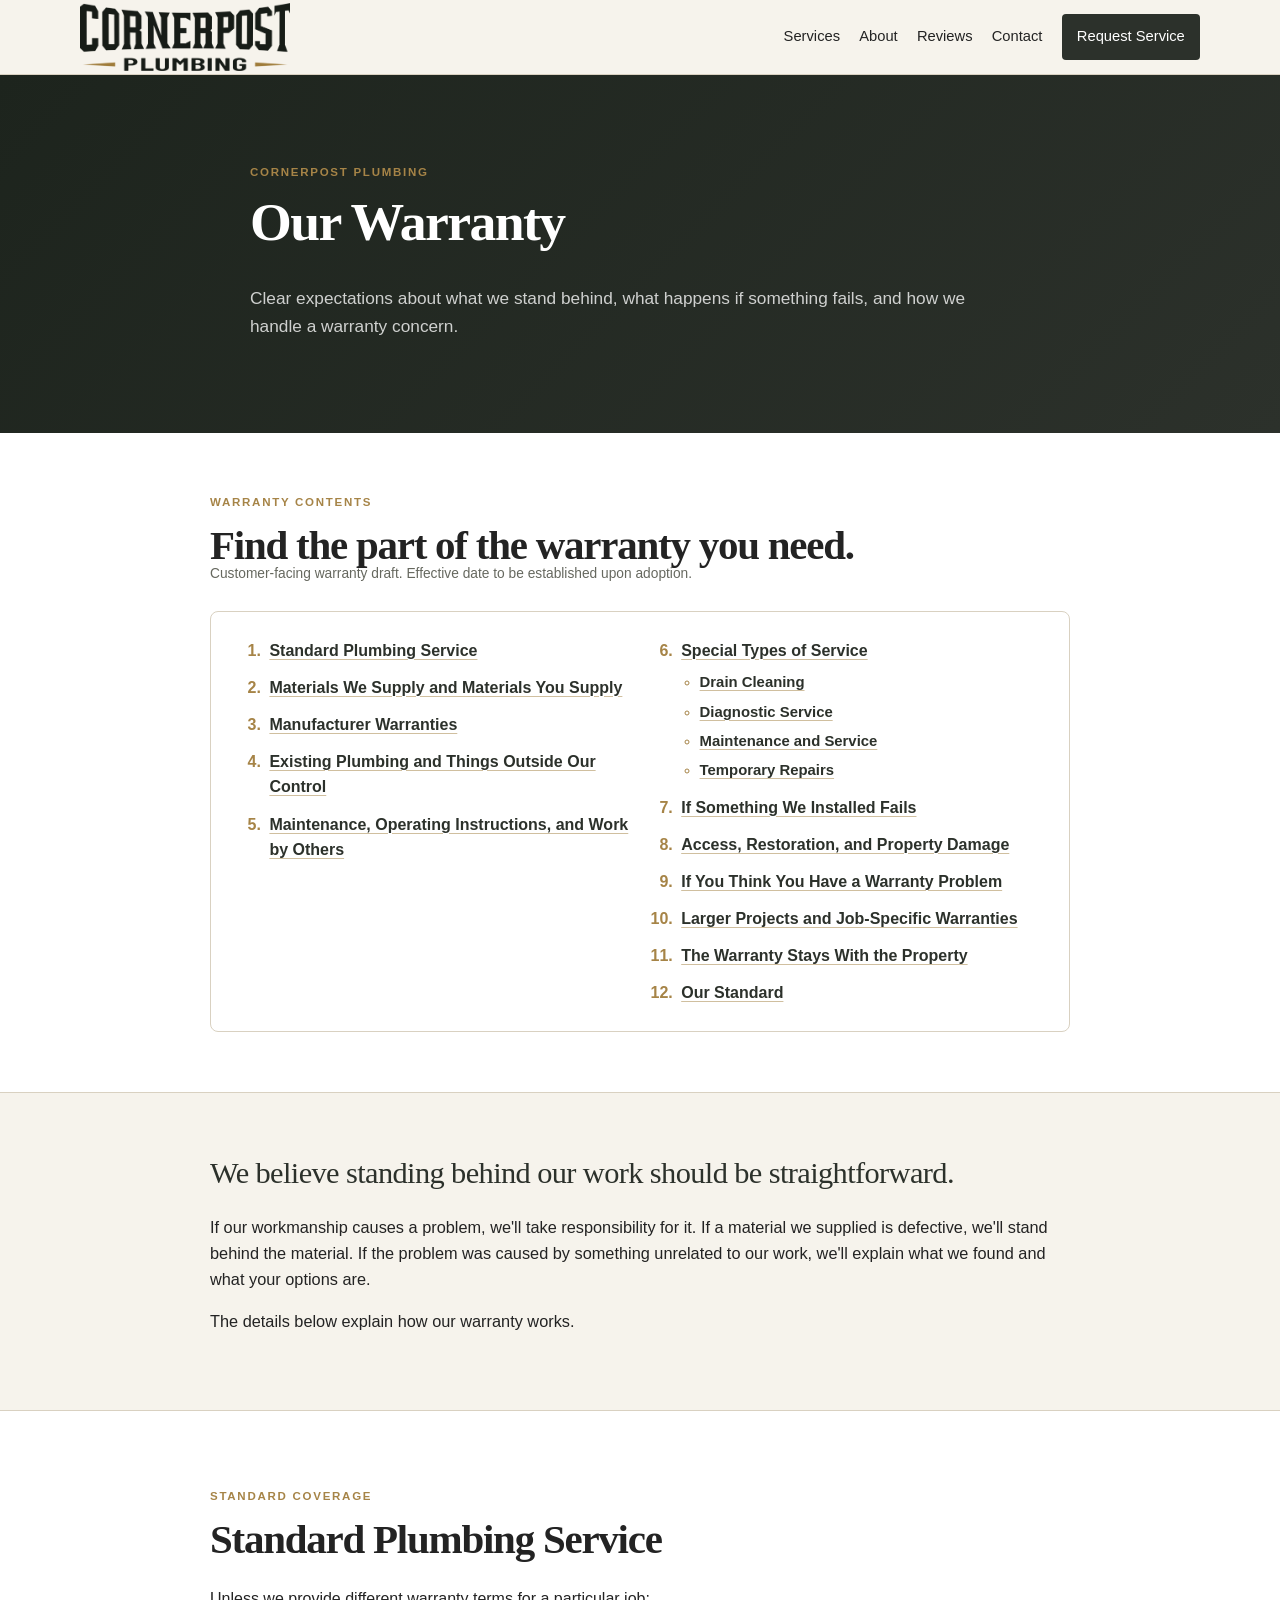
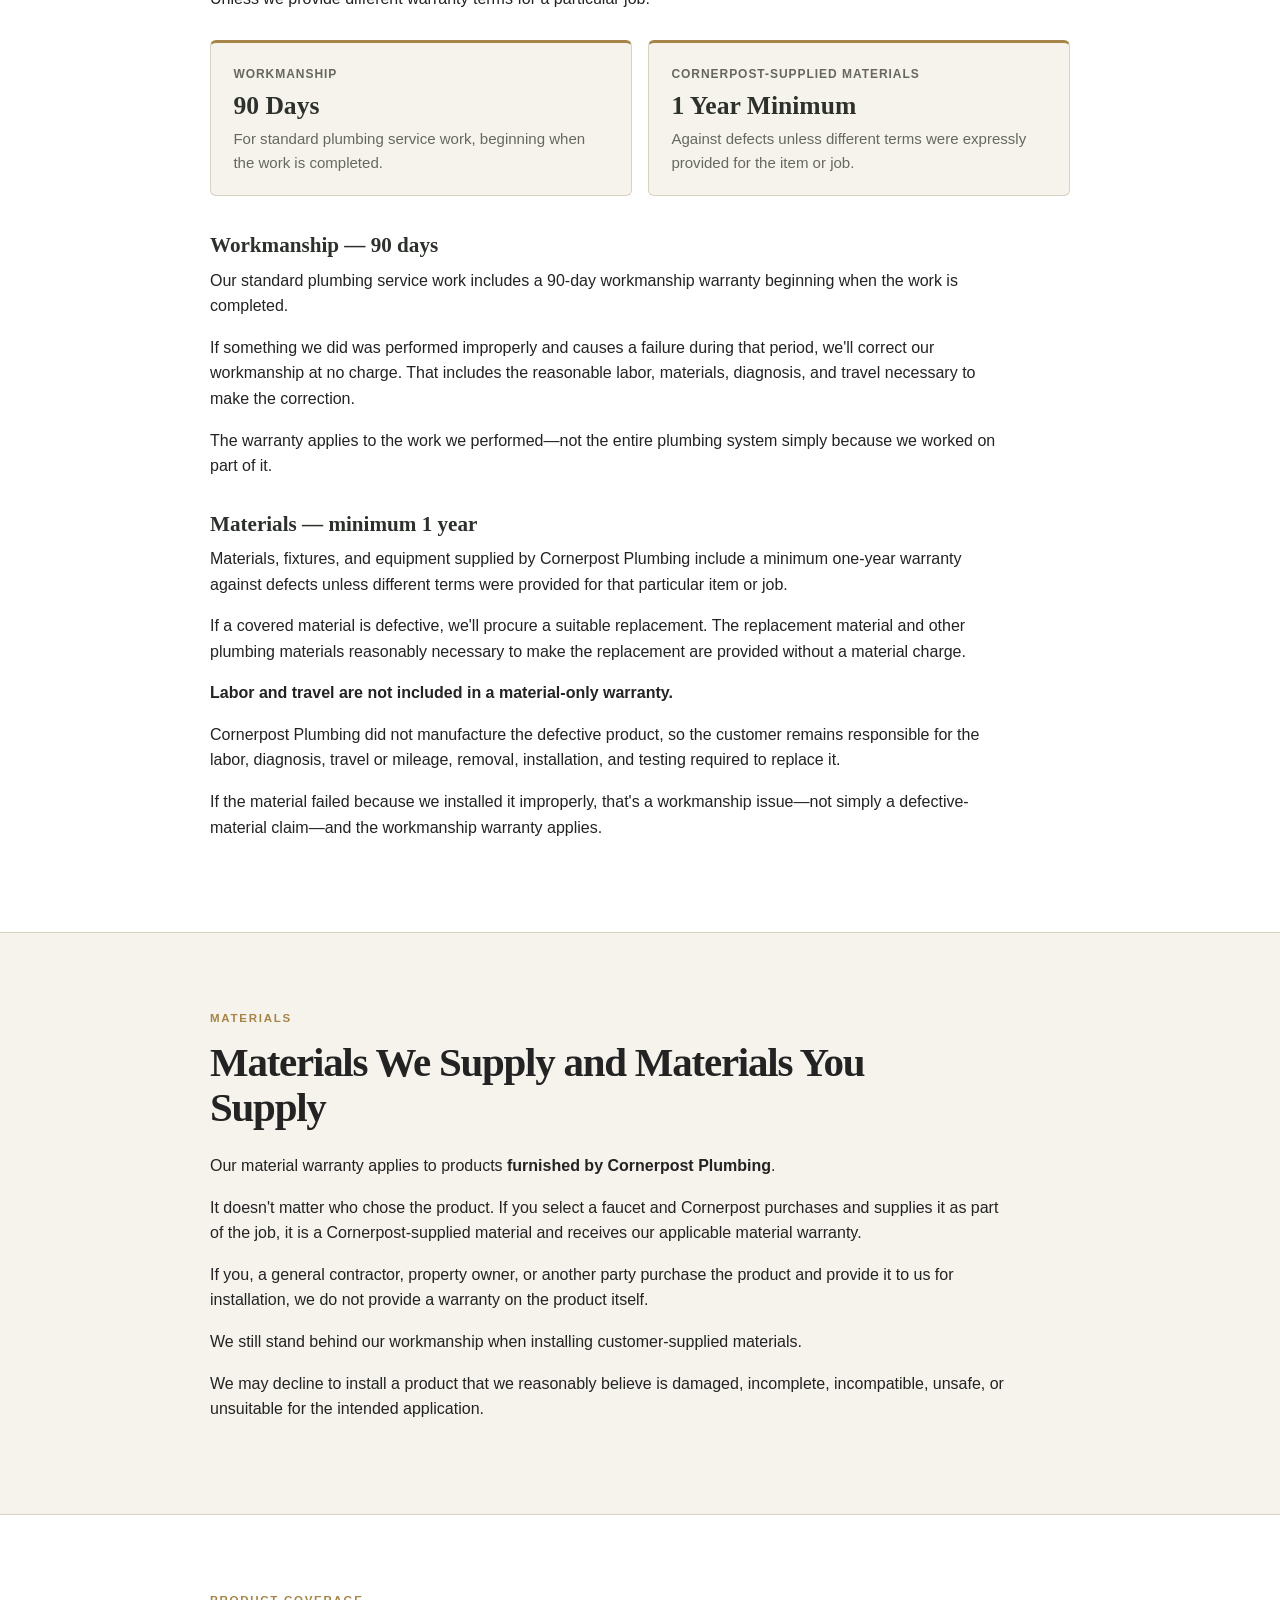
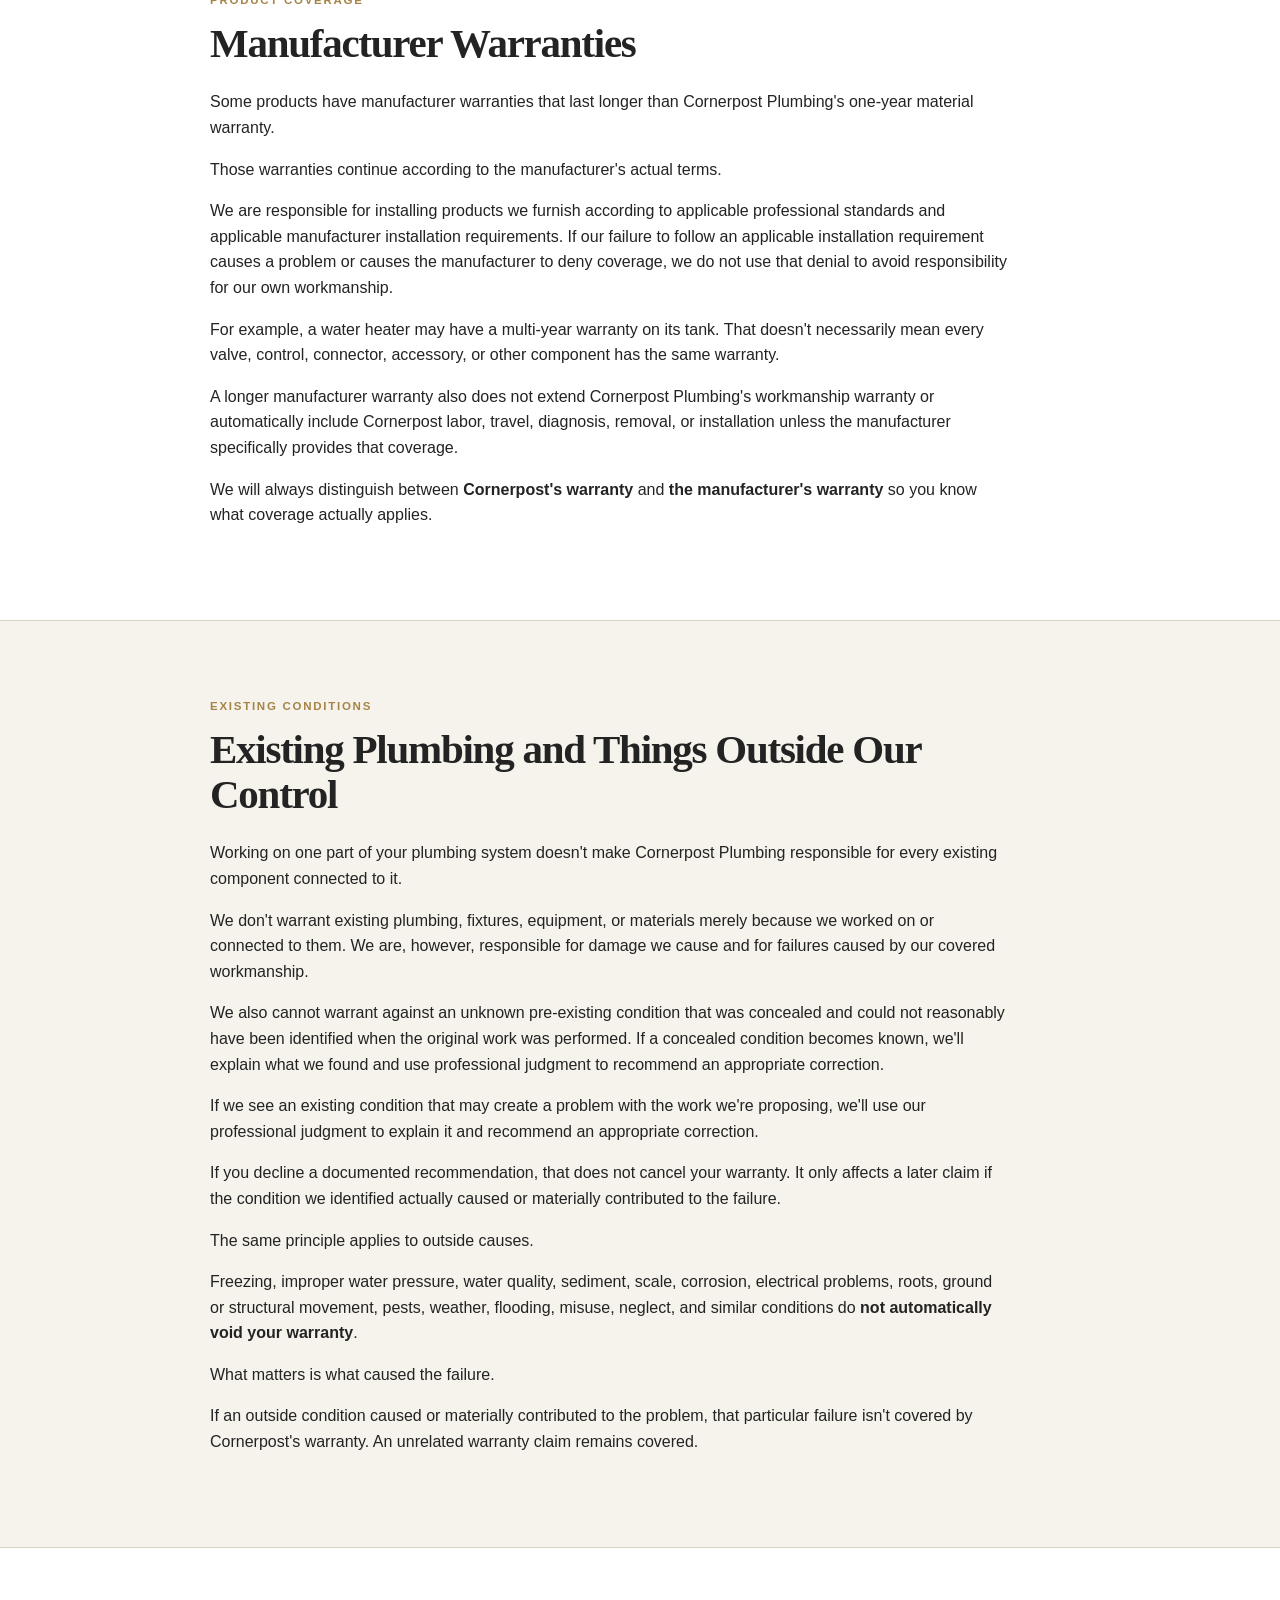
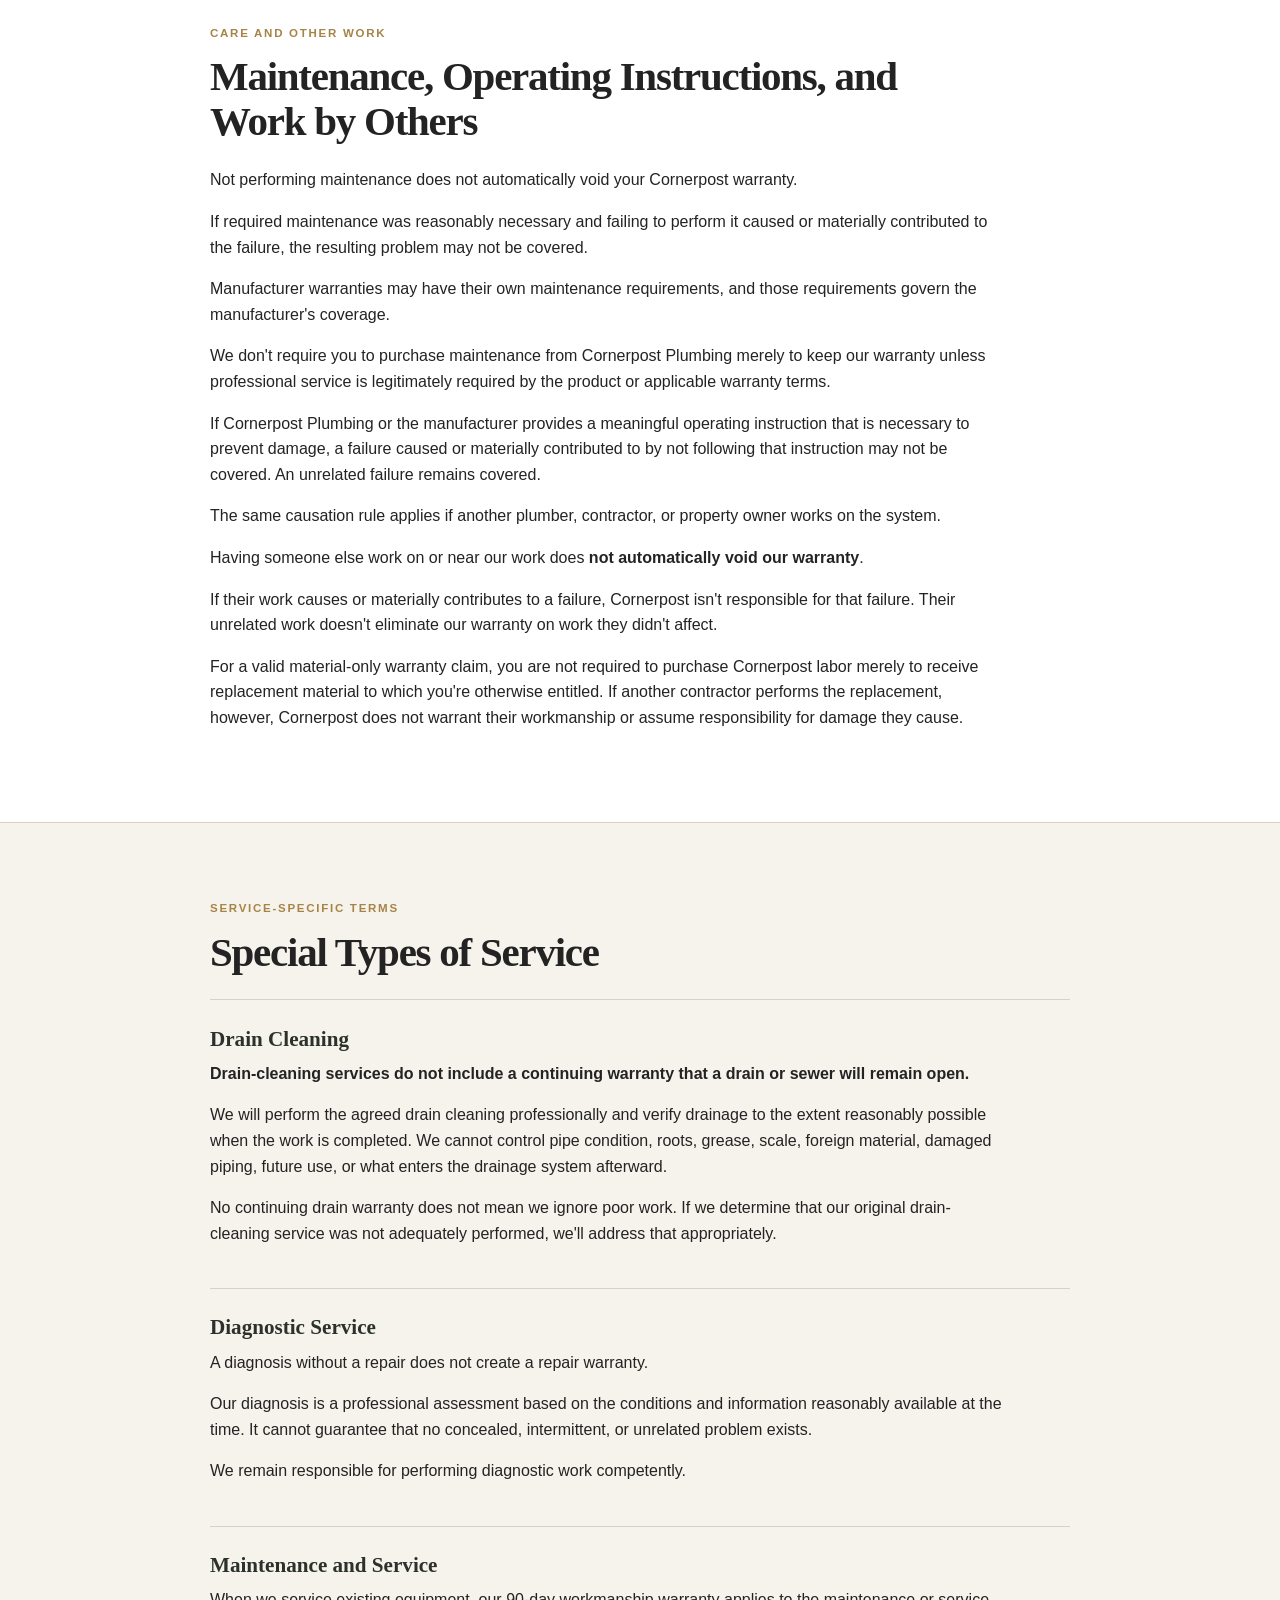
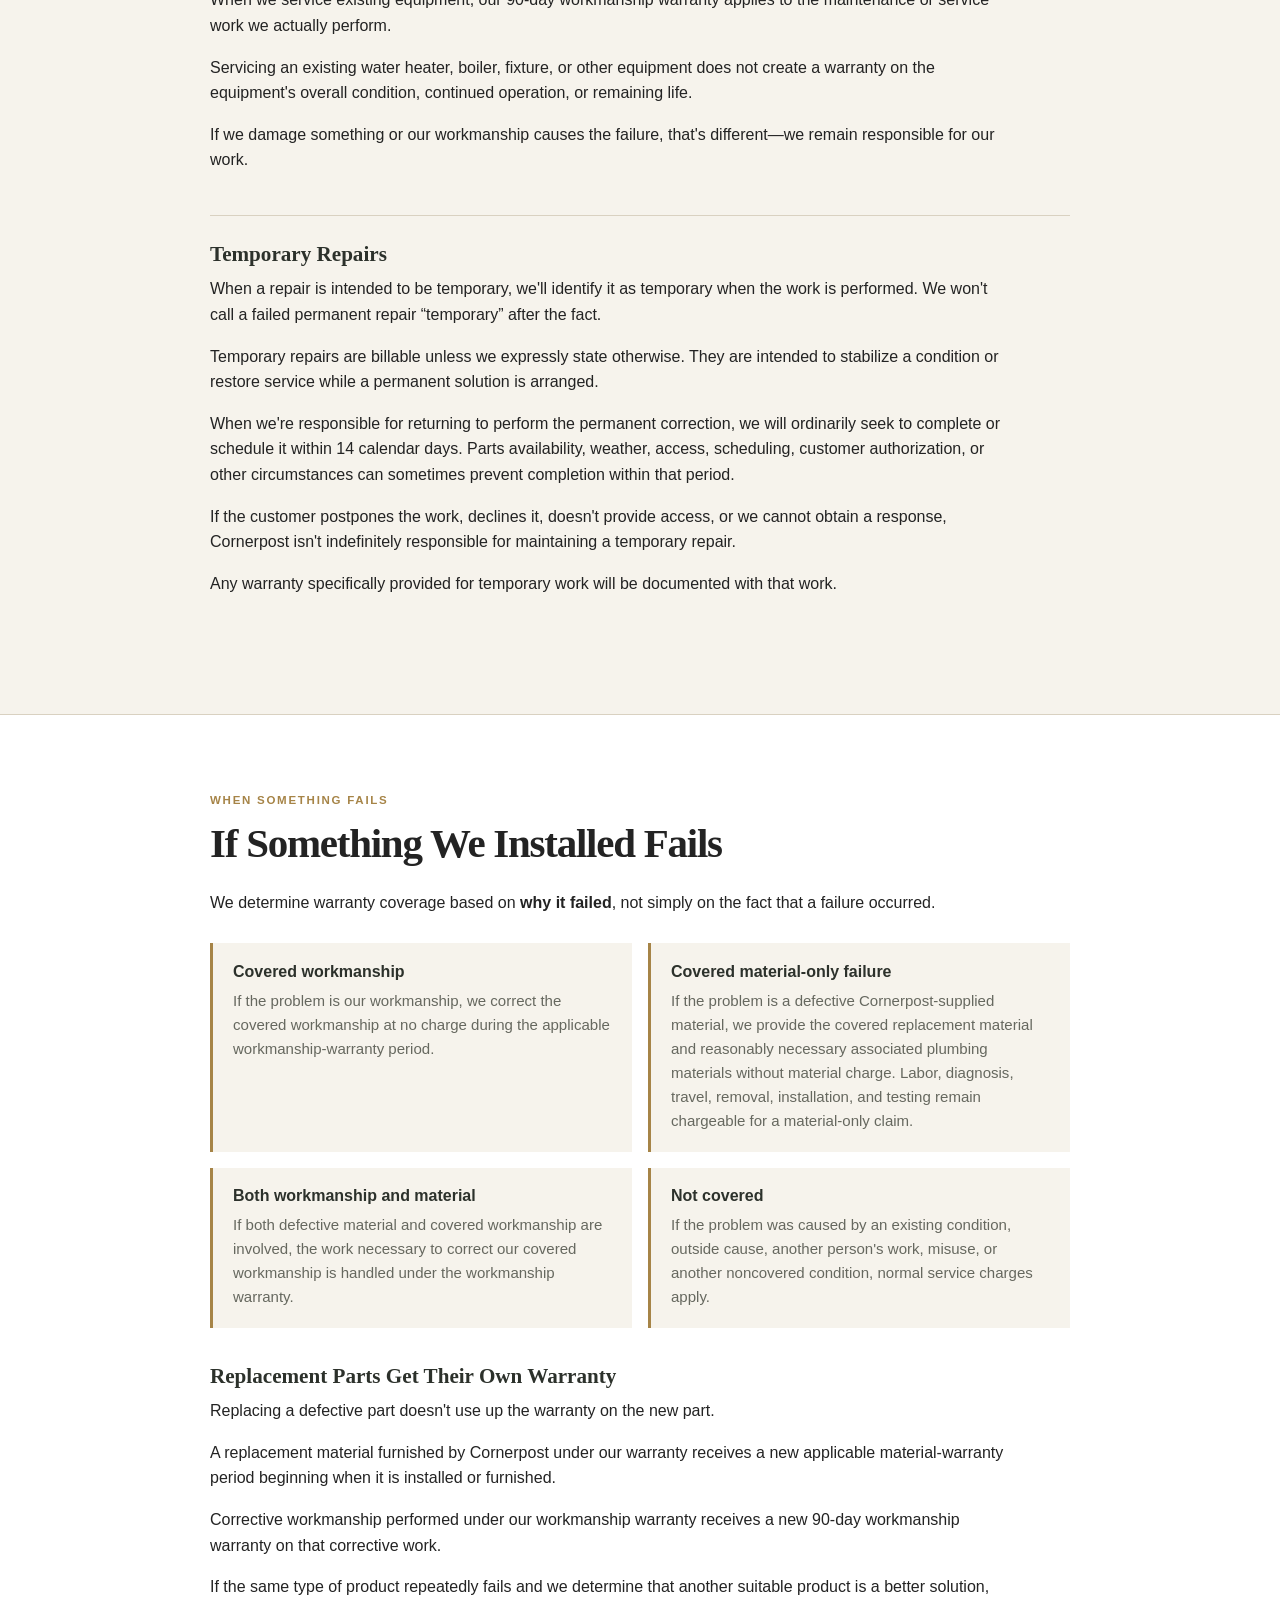
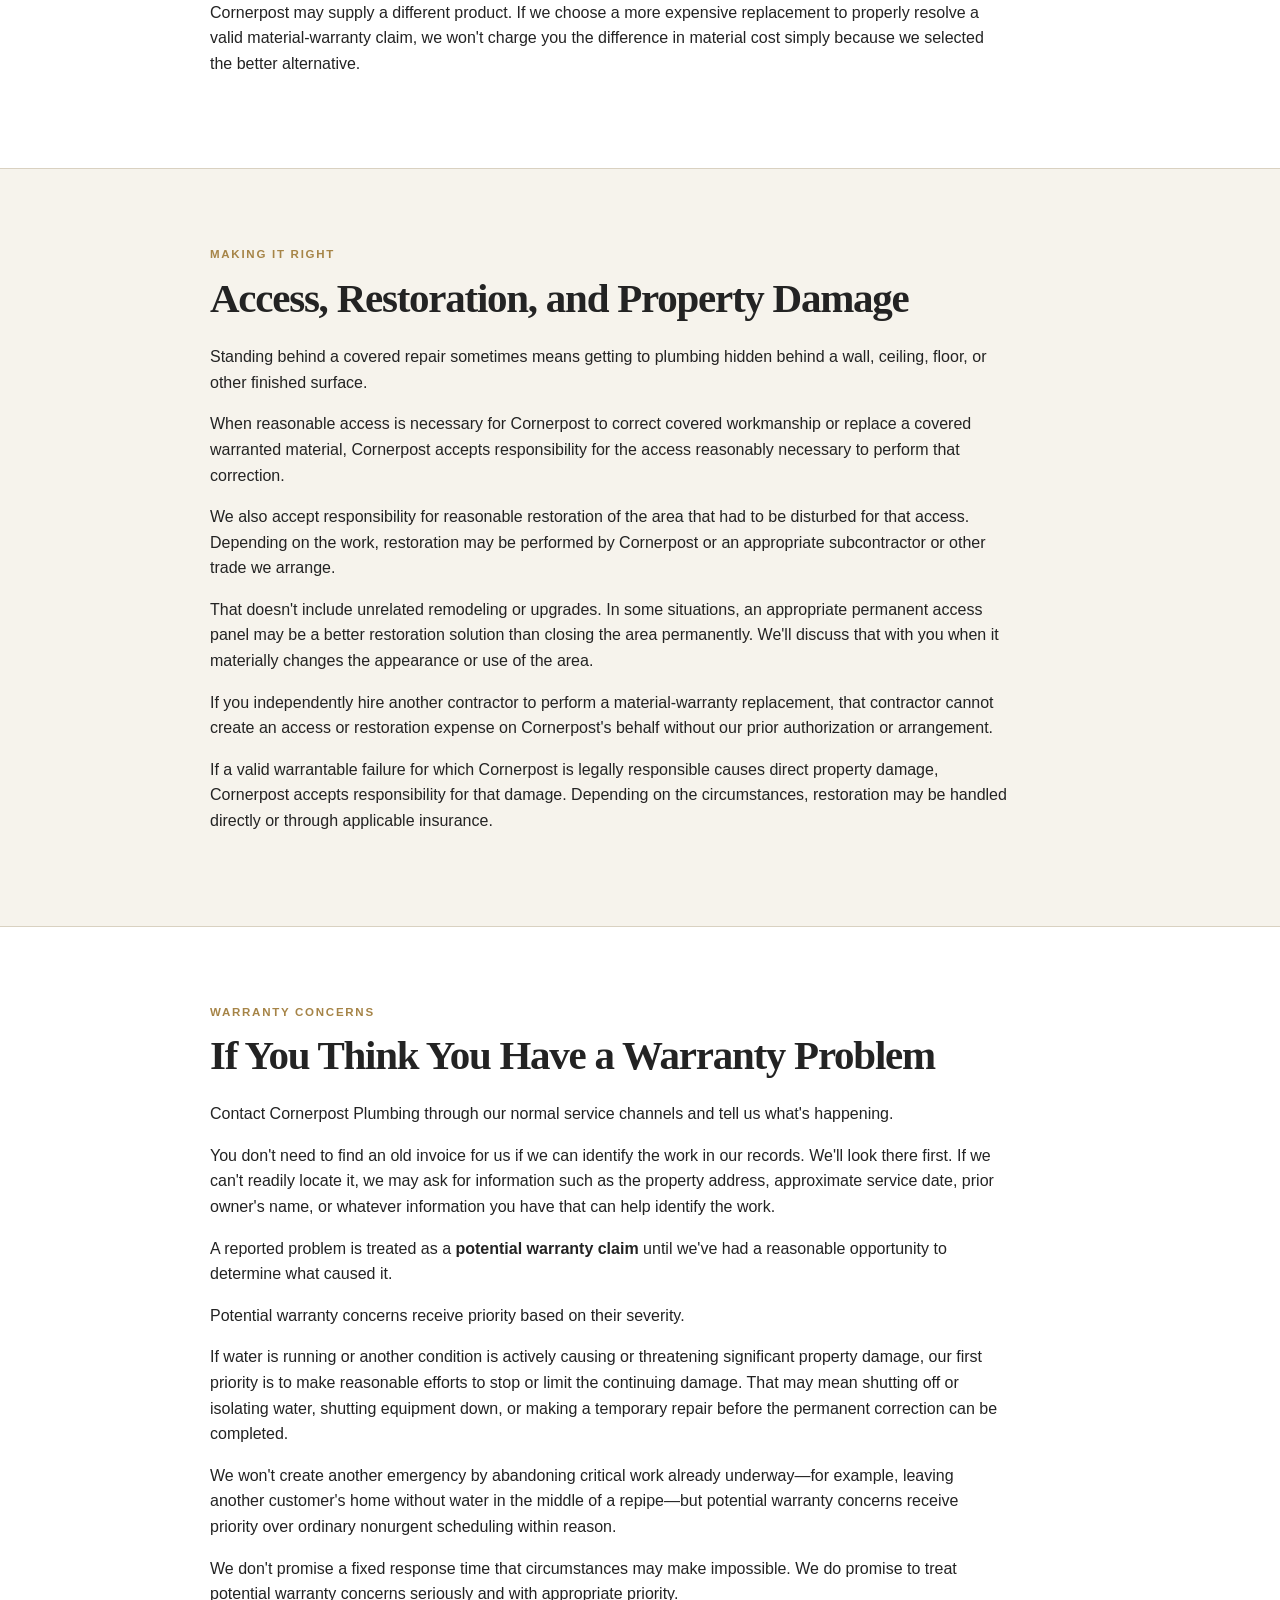
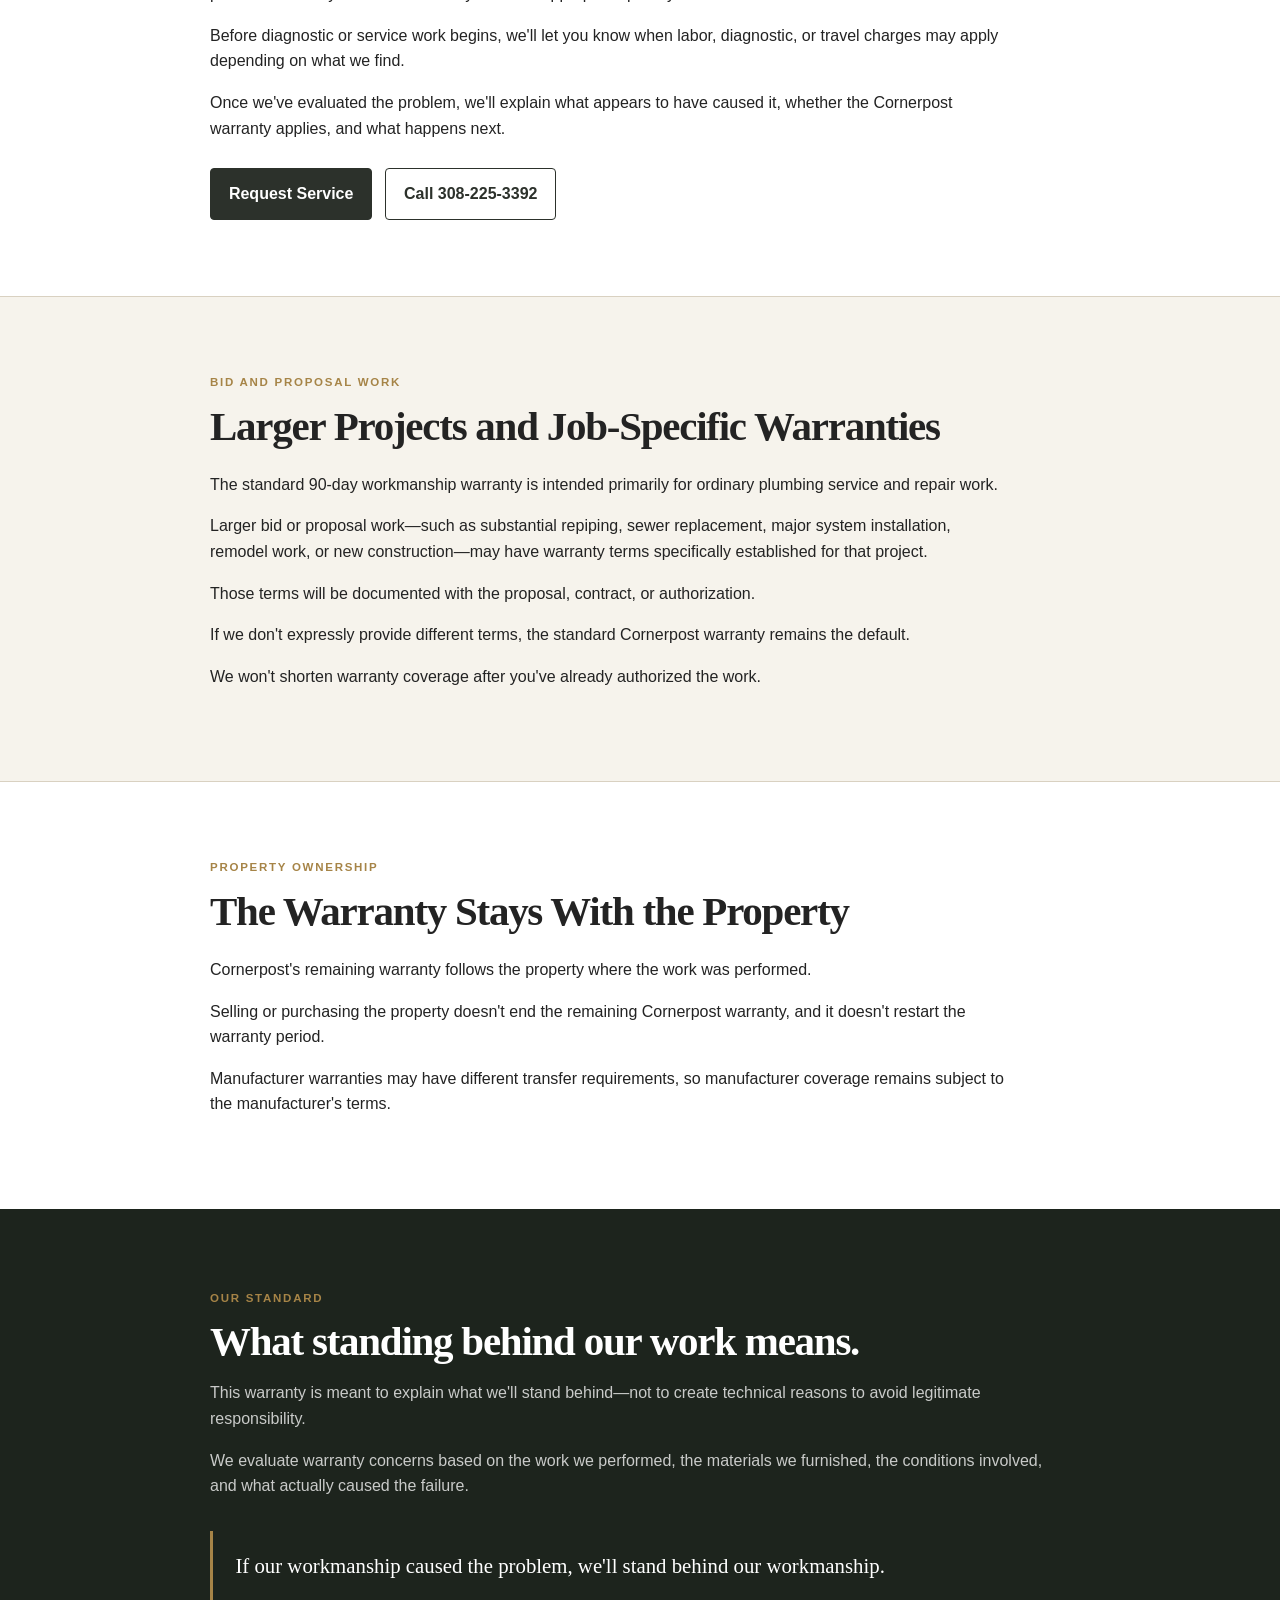
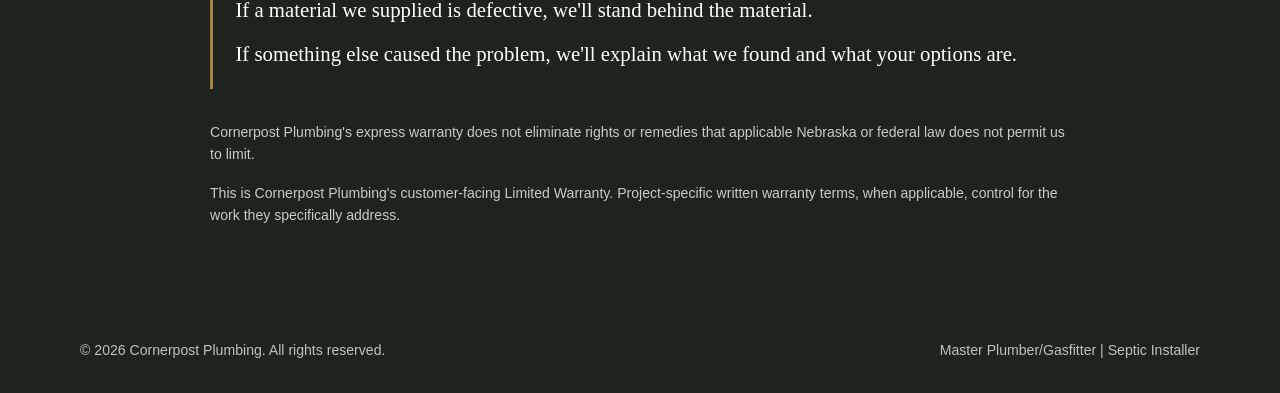
<file: warranty.html>
<!DOCTYPE html>
<html lang="en">
<head>
  <meta charset="UTF-8" />
  <meta name="viewport" content="width=device-width, initial-scale=1.0" />

  <link rel="icon" href="/favicon/favicon.ico" sizes="any" />
  <link rel="icon" type="image/svg+xml" href="/favicon/favicon.svg" />
  <link rel="icon" type="image/png" sizes="32x32" href="/favicon/favicon-32x32.png" />
  <link rel="icon" type="image/png" sizes="16x16" href="/favicon/favicon-16x16.png" />
  <link rel="apple-touch-icon" href="/favicon/apple-touch-icon.png" />
  <link rel="manifest" href="/site.webmanifest" />
  <meta name="theme-color" content="#23201b" />

  <title>Plumbing Warranty | Cornerpost Plumbing</title>
  <meta name="description" content="Read Cornerpost Plumbing's workmanship and material warranty, including coverage for standard service, supplied materials, special services, warranty claims, access, restoration, and project-specific work." />
  <link rel="canonical" href="https://cornerpostplumbing.com/warranty.html" />
  <meta name="robots" content="index, follow, max-image-preview:large" />

  <meta property="og:type" content="website" />
  <meta property="og:site_name" content="Cornerpost Plumbing" />
  <meta property="og:locale" content="en_US" />
  <meta property="og:title" content="Plumbing Warranty | Cornerpost Plumbing" />
  <meta property="og:description" content="Read Cornerpost Plumbing's workmanship and material warranty and learn what to expect if a covered problem occurs." />
  <meta property="og:url" content="https://cornerpostplumbing.com/warranty.html" />
  <meta property="og:image" content="https://cornerpostplumbing.com/images/social/cornerpost-social-share.jpg" />
  <meta property="og:image:width" content="1200" />
  <meta property="og:image:height" content="630" />
  <meta property="og:image:type" content="image/jpeg" />
  <meta property="og:image:alt" content="Cornerpost Plumbing serving western Nebraska. Honest Recommendations. Quality Craftsmanship." />

  <meta name="twitter:card" content="summary_large_image" />
  <meta name="twitter:title" content="Plumbing Warranty | Cornerpost Plumbing" />
  <meta name="twitter:description" content="Read Cornerpost Plumbing's workmanship and material warranty and learn what to expect if a covered problem occurs." />
  <meta name="twitter:image" content="https://cornerpostplumbing.com/images/social/cornerpost-social-share.jpg" />
  <meta name="twitter:image:alt" content="Cornerpost Plumbing serving western Nebraska. Honest Recommendations. Quality Craftsmanship." />

  <link rel="stylesheet" href="css/style.css" />
  <script src="js/config.js" defer></script>
  <script src="js/services.js" defer></script>
  <script src="js/reviews.js" defer></script>
  <script src="js/navigation.js" defer></script>
  <script src="js/main.js" defer></script>

  <style>
    .warranty-back-to-top {
      position: fixed;
      top: 5.5rem;
      right: 1.25rem;
      z-index: 900;
      display: inline-flex;
      align-items: center;
      gap: 0.4rem;
      padding: 0.58rem 0.78rem;
      border: 1px solid rgba(168, 134, 74, 0.62);
      border-radius: 999px;
      background: rgba(248, 245, 237, 0.96);
      color: #263c33;
      font: inherit;
      font-size: 0.82rem;
      font-weight: 700;
      line-height: 1;
      text-decoration: none;
      box-shadow: 0 5px 18px rgba(35, 32, 27, 0.12);
      opacity: 0;
      visibility: hidden;
      pointer-events: none;
      transform: translateY(-8px);
      transition: opacity 180ms ease, transform 180ms ease, visibility 180ms ease, background-color 180ms ease;
    }

    .warranty-back-to-top.is-visible {
      opacity: 1;
      visibility: visible;
      pointer-events: auto;
      transform: translateY(0);
    }

    .warranty-back-to-top:hover,
    .warranty-back-to-top:focus-visible {
      background: #ffffff;
      color: #1f332b;
    }

    .warranty-back-to-top:focus-visible {
      outline: 2px solid #a8864a;
      outline-offset: 3px;
    }

    @media (max-width: 700px) {
      .warranty-back-to-top {
        top: 4.85rem;
        right: auto;
        left: 50%;
        transform: translate(-50%, -8px);
        white-space: nowrap;
      }

      .warranty-back-to-top.is-visible {
        transform: translate(-50%, 0);
      }
    }

    @media (prefers-reduced-motion: reduce) {
      .warranty-back-to-top {
        transition: none;
      }
    }
  </style>

</head>
<body data-page="warranty">
  <header id="site-header" class="site-header"></header>

  <main id="top">
    <section class="page-hero warranty-page-hero">
      <div class="container page-hero-inner warranty-hero-inner">
        <p class="eyebrow">Cornerpost Plumbing</p>
        <h1>Our Warranty</h1>
        <p>Clear expectations about what we stand behind, what happens if something fails, and how we handle a warranty concern.</p>
      </div>
    </section>

    <section class="section section-light warranty-contents-section" id="warranty-contents">
      <div class="container warranty-reading-width">
        <div class="warranty-contents-heading">
          <p class="eyebrow">Warranty Contents</p>
          <h2>Find the part of the warranty you need.</h2>
          <p class="warranty-version-note">Customer-facing warranty draft. Effective date to be established upon adoption.</p>
        </div>
        <nav class="warranty-toc" aria-label="Warranty contents">
          <ol>
            <li><a href="#standard-service">Standard Plumbing Service</a></li>
            <li><a href="#materials">Materials We Supply and Materials You Supply</a></li>
            <li><a href="#manufacturer-warranties">Manufacturer Warranties</a></li>
            <li><a href="#existing-plumbing">Existing Plumbing and Things Outside Our Control</a></li>
            <li><a href="#maintenance-and-others">Maintenance, Operating Instructions, and Work by Others</a></li>
            <li>
              <a href="#special-services">Special Types of Service</a>
              <ul>
                <li><a href="#drain-cleaning">Drain Cleaning</a></li>
                <li><a href="#diagnostic-service">Diagnostic Service</a></li>
                <li><a href="#maintenance-service">Maintenance and Service</a></li>
                <li><a href="#temporary-repairs">Temporary Repairs</a></li>
              </ul>
            </li>
            <li><a href="#if-something-fails">If Something We Installed Fails</a></li>
            <li><a href="#access-restoration-damage">Access, Restoration, and Property Damage</a></li>
            <li><a href="#warranty-problem">If You Think You Have a Warranty Problem</a></li>
            <li><a href="#larger-projects">Larger Projects and Job-Specific Warranties</a></li>
            <li><a href="#property-transfer">The Warranty Stays With the Property</a></li>
            <li><a href="#our-standard">Our Standard</a></li>
          </ol>
        </nav>
      </div>
    </section>

    <section class="section warranty-intro-section">
      <div class="container warranty-reading-width warranty-intro-copy">
        <p class="lead-text">We believe standing behind our work should be straightforward.</p>
        <p>If our workmanship causes a problem, we'll take responsibility for it. If a material we supplied is defective, we'll stand behind the material. If the problem was caused by something unrelated to our work, we'll explain what we found and what your options are.</p>
        <p>The details below explain how our warranty works.</p>
      </div>
    </section>

    <section class="section section-paper warranty-policy-section" id="standard-service">
      <div class="container warranty-reading-width">
        <p class="eyebrow">Standard Coverage</p>
        <h2>Standard Plumbing Service</h2>
        <p>Unless we provide different warranty terms for a particular job:</p>

        <div class="warranty-term-grid" aria-label="Standard warranty periods">
          <article class="warranty-term-card">
            <span class="warranty-term-label">Workmanship</span>
            <strong>90 Days</strong>
            <p>For standard plumbing service work, beginning when the work is completed.</p>
          </article>
          <article class="warranty-term-card">
            <span class="warranty-term-label">Cornerpost-Supplied Materials</span>
            <strong>1 Year Minimum</strong>
            <p>Against defects unless different terms were expressly provided for the item or job.</p>
          </article>
        </div>

        <h3>Workmanship — 90 days</h3>
        <p>Our standard plumbing service work includes a 90-day workmanship warranty beginning when the work is completed.</p>
        <p>If something we did was performed improperly and causes a failure during that period, we'll correct our workmanship at no charge. That includes the reasonable labor, materials, diagnosis, and travel necessary to make the correction.</p>
        <p>The warranty applies to the work we performed—not the entire plumbing system simply because we worked on part of it.</p>

        <h3>Materials — minimum 1 year</h3>
        <p>Materials, fixtures, and equipment supplied by Cornerpost Plumbing include a minimum one-year warranty against defects unless different terms were provided for that particular item or job.</p>
        <p>If a covered material is defective, we'll procure a suitable replacement. The replacement material and other plumbing materials reasonably necessary to make the replacement are provided without a material charge.</p>
        <p><strong>Labor and travel are not included in a material-only warranty.</strong></p>
        <p>Cornerpost Plumbing did not manufacture the defective product, so the customer remains responsible for the labor, diagnosis, travel or mileage, removal, installation, and testing required to replace it.</p>
        <p>If the material failed because we installed it improperly, that's a workmanship issue—not simply a defective-material claim—and the workmanship warranty applies.</p>
      </div>
    </section>

    <section class="section warranty-policy-section" id="materials">
      <div class="container warranty-reading-width">
        <p class="eyebrow">Materials</p>
        <h2>Materials We Supply and Materials You Supply</h2>
        <p>Our material warranty applies to products <strong>furnished by Cornerpost Plumbing</strong>.</p>
        <p>It doesn't matter who chose the product. If you select a faucet and Cornerpost purchases and supplies it as part of the job, it is a Cornerpost-supplied material and receives our applicable material warranty.</p>
        <p>If you, a general contractor, property owner, or another party purchase the product and provide it to us for installation, we do not provide a warranty on the product itself.</p>
        <p>We still stand behind our workmanship when installing customer-supplied materials.</p>
        <p>We may decline to install a product that we reasonably believe is damaged, incomplete, incompatible, unsafe, or unsuitable for the intended application.</p>
      </div>
    </section>

    <section class="section section-paper warranty-policy-section" id="manufacturer-warranties">
      <div class="container warranty-reading-width">
        <p class="eyebrow">Product Coverage</p>
        <h2>Manufacturer Warranties</h2>
        <p>Some products have manufacturer warranties that last longer than Cornerpost Plumbing's one-year material warranty.</p>
        <p>Those warranties continue according to the manufacturer's actual terms.</p>
        <p>We are responsible for installing products we furnish according to applicable professional standards and applicable manufacturer installation requirements. If our failure to follow an applicable installation requirement causes a problem or causes the manufacturer to deny coverage, we do not use that denial to avoid responsibility for our own workmanship.</p>
        <p>For example, a water heater may have a multi-year warranty on its tank. That doesn't necessarily mean every valve, control, connector, accessory, or other component has the same warranty.</p>
        <p>A longer manufacturer warranty also does not extend Cornerpost Plumbing's workmanship warranty or automatically include Cornerpost labor, travel, diagnosis, removal, or installation unless the manufacturer specifically provides that coverage.</p>
        <p>We will always distinguish between <strong>Cornerpost's warranty</strong> and <strong>the manufacturer's warranty</strong> so you know what coverage actually applies.</p>
      </div>
    </section>

    <section class="section warranty-policy-section" id="existing-plumbing">
      <div class="container warranty-reading-width">
        <p class="eyebrow">Existing Conditions</p>
        <h2>Existing Plumbing and Things Outside Our Control</h2>
        <p>Working on one part of your plumbing system doesn't make Cornerpost Plumbing responsible for every existing component connected to it.</p>
        <p>We don't warrant existing plumbing, fixtures, equipment, or materials merely because we worked on or connected to them. We are, however, responsible for damage we cause and for failures caused by our covered workmanship.</p>
        <p>We also cannot warrant against an unknown pre-existing condition that was concealed and could not reasonably have been identified when the original work was performed. If a concealed condition becomes known, we'll explain what we found and use professional judgment to recommend an appropriate correction.</p>
        <p>If we see an existing condition that may create a problem with the work we're proposing, we'll use our professional judgment to explain it and recommend an appropriate correction.</p>
        <p>If you decline a documented recommendation, that does not cancel your warranty. It only affects a later claim if the condition we identified actually caused or materially contributed to the failure.</p>
        <p>The same principle applies to outside causes.</p>
        <p>Freezing, improper water pressure, water quality, sediment, scale, corrosion, electrical problems, roots, ground or structural movement, pests, weather, flooding, misuse, neglect, and similar conditions do <strong>not automatically void your warranty</strong>.</p>
        <p>What matters is what caused the failure.</p>
        <p>If an outside condition caused or materially contributed to the problem, that particular failure isn't covered by Cornerpost's warranty. An unrelated warranty claim remains covered.</p>
      </div>
    </section>

    <section class="section section-paper warranty-policy-section" id="maintenance-and-others">
      <div class="container warranty-reading-width">
        <p class="eyebrow">Care and Other Work</p>
        <h2>Maintenance, Operating Instructions, and Work by Others</h2>
        <p>Not performing maintenance does not automatically void your Cornerpost warranty.</p>
        <p>If required maintenance was reasonably necessary and failing to perform it caused or materially contributed to the failure, the resulting problem may not be covered.</p>
        <p>Manufacturer warranties may have their own maintenance requirements, and those requirements govern the manufacturer's coverage.</p>
        <p>We don't require you to purchase maintenance from Cornerpost Plumbing merely to keep our warranty unless professional service is legitimately required by the product or applicable warranty terms.</p>
        <p>If Cornerpost Plumbing or the manufacturer provides a meaningful operating instruction that is necessary to prevent damage, a failure caused or materially contributed to by not following that instruction may not be covered. An unrelated failure remains covered.</p>
        <p>The same causation rule applies if another plumber, contractor, or property owner works on the system.</p>
        <p>Having someone else work on or near our work does <strong>not automatically void our warranty</strong>.</p>
        <p>If their work causes or materially contributes to a failure, Cornerpost isn't responsible for that failure. Their unrelated work doesn't eliminate our warranty on work they didn't affect.</p>
        <p>For a valid material-only warranty claim, you are not required to purchase Cornerpost labor merely to receive replacement material to which you're otherwise entitled. If another contractor performs the replacement, however, Cornerpost does not warrant their workmanship or assume responsibility for damage they cause.</p>
      </div>
    </section>

    <section class="section warranty-policy-section" id="special-services">
      <div class="container warranty-reading-width">
        <p class="eyebrow">Service-Specific Terms</p>
        <h2>Special Types of Service</h2>

        <article class="warranty-subsection" id="drain-cleaning">
          <h3>Drain Cleaning</h3>
          <p><strong>Drain-cleaning services do not include a continuing warranty that a drain or sewer will remain open.</strong></p>
          <p>We will perform the agreed drain cleaning professionally and verify drainage to the extent reasonably possible when the work is completed. We cannot control pipe condition, roots, grease, scale, foreign material, damaged piping, future use, or what enters the drainage system afterward.</p>
          <p>No continuing drain warranty does not mean we ignore poor work. If we determine that our original drain-cleaning service was not adequately performed, we'll address that appropriately.</p>
        </article>

        <article class="warranty-subsection" id="diagnostic-service">
          <h3>Diagnostic Service</h3>
          <p>A diagnosis without a repair does not create a repair warranty.</p>
          <p>Our diagnosis is a professional assessment based on the conditions and information reasonably available at the time. It cannot guarantee that no concealed, intermittent, or unrelated problem exists.</p>
          <p>We remain responsible for performing diagnostic work competently.</p>
        </article>

        <article class="warranty-subsection" id="maintenance-service">
          <h3>Maintenance and Service</h3>
          <p>When we service existing equipment, our 90-day workmanship warranty applies to the maintenance or service work we actually perform.</p>
          <p>Servicing an existing water heater, boiler, fixture, or other equipment does not create a warranty on the equipment's overall condition, continued operation, or remaining life.</p>
          <p>If we damage something or our workmanship causes the failure, that's different—we remain responsible for our work.</p>
        </article>

        <article class="warranty-subsection" id="temporary-repairs">
          <h3>Temporary Repairs</h3>
          <p>When a repair is intended to be temporary, we'll identify it as temporary when the work is performed. We won't call a failed permanent repair “temporary” after the fact.</p>
          <p>Temporary repairs are billable unless we expressly state otherwise. They are intended to stabilize a condition or restore service while a permanent solution is arranged.</p>
          <p>When we're responsible for returning to perform the permanent correction, we will ordinarily seek to complete or schedule it within 14 calendar days. Parts availability, weather, access, scheduling, customer authorization, or other circumstances can sometimes prevent completion within that period.</p>
          <p>If the customer postpones the work, declines it, doesn't provide access, or we cannot obtain a response, Cornerpost isn't indefinitely responsible for maintaining a temporary repair.</p>
          <p>Any warranty specifically provided for temporary work will be documented with that work.</p>
        </article>
      </div>
    </section>

    <section class="section section-paper warranty-policy-section" id="if-something-fails">
      <div class="container warranty-reading-width">
        <p class="eyebrow">When Something Fails</p>
        <h2>If Something We Installed Fails</h2>
        <p>We determine warranty coverage based on <strong>why it failed</strong>, not simply on the fact that a failure occurred.</p>
        <div class="warranty-outcome-list">
          <article>
            <h3>Covered workmanship</h3>
            <p>If the problem is our workmanship, we correct the covered workmanship at no charge during the applicable workmanship-warranty period.</p>
          </article>
          <article>
            <h3>Covered material-only failure</h3>
            <p>If the problem is a defective Cornerpost-supplied material, we provide the covered replacement material and reasonably necessary associated plumbing materials without material charge. Labor, diagnosis, travel, removal, installation, and testing remain chargeable for a material-only claim.</p>
          </article>
          <article>
            <h3>Both workmanship and material</h3>
            <p>If both defective material and covered workmanship are involved, the work necessary to correct our covered workmanship is handled under the workmanship warranty.</p>
          </article>
          <article>
            <h3>Not covered</h3>
            <p>If the problem was caused by an existing condition, outside cause, another person's work, misuse, or another noncovered condition, normal service charges apply.</p>
          </article>
        </div>

        <h3>Replacement Parts Get Their Own Warranty</h3>
        <p>Replacing a defective part doesn't use up the warranty on the new part.</p>
        <p>A replacement material furnished by Cornerpost under our warranty receives a new applicable material-warranty period beginning when it is installed or furnished.</p>
        <p>Corrective workmanship performed under our workmanship warranty receives a new 90-day workmanship warranty on that corrective work.</p>
        <p>If the same type of product repeatedly fails and we determine that another suitable product is a better solution, Cornerpost may supply a different product. If we choose a more expensive replacement to properly resolve a valid material-warranty claim, we won't charge you the difference in material cost simply because we selected the better alternative.</p>
      </div>
    </section>

    <section class="section warranty-policy-section" id="access-restoration-damage">
      <div class="container warranty-reading-width">
        <p class="eyebrow">Making It Right</p>
        <h2>Access, Restoration, and Property Damage</h2>
        <p>Standing behind a covered repair sometimes means getting to plumbing hidden behind a wall, ceiling, floor, or other finished surface.</p>
        <p>When reasonable access is necessary for Cornerpost to correct covered workmanship or replace a covered warranted material, Cornerpost accepts responsibility for the access reasonably necessary to perform that correction.</p>
        <p>We also accept responsibility for reasonable restoration of the area that had to be disturbed for that access. Depending on the work, restoration may be performed by Cornerpost or an appropriate subcontractor or other trade we arrange.</p>
        <p>That doesn't include unrelated remodeling or upgrades. In some situations, an appropriate permanent access panel may be a better restoration solution than closing the area permanently. We'll discuss that with you when it materially changes the appearance or use of the area.</p>
        <p>If you independently hire another contractor to perform a material-warranty replacement, that contractor cannot create an access or restoration expense on Cornerpost's behalf without our prior authorization or arrangement.</p>
        <p>If a valid warrantable failure for which Cornerpost is legally responsible causes direct property damage, Cornerpost accepts responsibility for that damage. Depending on the circumstances, restoration may be handled directly or through applicable insurance.</p>
      </div>
    </section>

    <section class="section section-paper warranty-policy-section" id="warranty-problem">
      <div class="container warranty-reading-width">
        <p class="eyebrow">Warranty Concerns</p>
        <h2>If You Think You Have a Warranty Problem</h2>
        <p>Contact Cornerpost Plumbing through our normal service channels and tell us what's happening.</p>
        <p>You don't need to find an old invoice for us if we can identify the work in our records. We'll look there first. If we can't readily locate it, we may ask for information such as the property address, approximate service date, prior owner's name, or whatever information you have that can help identify the work.</p>
        <p>A reported problem is treated as a <strong>potential warranty claim</strong> until we've had a reasonable opportunity to determine what caused it.</p>
        <p>Potential warranty concerns receive priority based on their severity.</p>
        <p>If water is running or another condition is actively causing or threatening significant property damage, our first priority is to make reasonable efforts to stop or limit the continuing damage. That may mean shutting off or isolating water, shutting equipment down, or making a temporary repair before the permanent correction can be completed.</p>
        <p>We won't create another emergency by abandoning critical work already underway—for example, leaving another customer's home without water in the middle of a repipe—but potential warranty concerns receive priority over ordinary nonurgent scheduling within reason.</p>
        <p>We don't promise a fixed response time that circumstances may make impossible. We do promise to treat potential warranty concerns seriously and with appropriate priority.</p>
        <p>Before diagnostic or service work begins, we'll let you know when labor, diagnostic, or travel charges may apply depending on what we find.</p>
        <p>Once we've evaluated the problem, we'll explain what appears to have caused it, whether the Cornerpost warranty applies, and what happens next.</p>
        <div class="warranty-contact-actions">
          <a href="contact.html#request-service" class="button button-primary">Request Service</a>
          <a href="#" data-phone-link class="button button-secondary"><span data-phone-cta></span></a>
        </div>
      </div>
    </section>

    <section class="section warranty-policy-section" id="larger-projects">
      <div class="container warranty-reading-width">
        <p class="eyebrow">Bid and Proposal Work</p>
        <h2>Larger Projects and Job-Specific Warranties</h2>
        <p>The standard 90-day workmanship warranty is intended primarily for ordinary plumbing service and repair work.</p>
        <p>Larger bid or proposal work—such as substantial repiping, sewer replacement, major system installation, remodel work, or new construction—may have warranty terms specifically established for that project.</p>
        <p>Those terms will be documented with the proposal, contract, or authorization.</p>
        <p>If we don't expressly provide different terms, the standard Cornerpost warranty remains the default.</p>
        <p>We won't shorten warranty coverage after you've already authorized the work.</p>
      </div>
    </section>

    <section class="section section-paper warranty-policy-section" id="property-transfer">
      <div class="container warranty-reading-width">
        <p class="eyebrow">Property Ownership</p>
        <h2>The Warranty Stays With the Property</h2>
        <p>Cornerpost's remaining warranty follows the property where the work was performed.</p>
        <p>Selling or purchasing the property doesn't end the remaining Cornerpost warranty, and it doesn't restart the warranty period.</p>
        <p>Manufacturer warranties may have different transfer requirements, so manufacturer coverage remains subject to the manufacturer's terms.</p>
      </div>
    </section>

    <section class="section warranty-standard-section" id="our-standard">
      <div class="container warranty-reading-width">
        <p class="eyebrow">Our Standard</p>
        <h2>What standing behind our work means.</h2>
        <p>This warranty is meant to explain what we'll stand behind—not to create technical reasons to avoid legitimate responsibility.</p>
        <p>We evaluate warranty concerns based on the work we performed, the materials we furnished, the conditions involved, and what actually caused the failure.</p>
        <div class="warranty-standard-statements">
          <p>If our workmanship caused the problem, we'll stand behind our workmanship.</p>
          <p>If a material we supplied is defective, we'll stand behind the material.</p>
          <p>If something else caused the problem, we'll explain what we found and what your options are.</p>
        </div>
        <p class="warranty-legal-note">Cornerpost Plumbing's express warranty does not eliminate rights or remedies that applicable Nebraska or federal law does not permit us to limit.</p>
        <p class="warranty-legal-note">This is Cornerpost Plumbing's customer-facing Limited Warranty. Project-specific written warranty terms, when applicable, control for the work they specifically address.</p>
      </div>
    </section>
  </main>


  <a class="warranty-back-to-top" href="#top" aria-label="Back to top">Back to top <span aria-hidden="true">↑</span></a>

  <footer id="site-footer" class="site-footer"></footer>

  <script>
    (function () {
      const backToTop = document.querySelector('.warranty-back-to-top');
      if (!backToTop) return;

      const updateBackToTop = () => {
        backToTop.classList.toggle('is-visible', window.scrollY > 320);
      };

      updateBackToTop();
      window.addEventListener('scroll', updateBackToTop, { passive: true });

      backToTop.addEventListener('click', (event) => {
        event.preventDefault();
        const reduceMotion = window.matchMedia('(prefers-reduced-motion: reduce)').matches;
        window.scrollTo({ top: 0, behavior: reduceMotion ? 'auto' : 'smooth' });
      });
    })();
  </script>

</body>
</html>
</file>
<file: css/style.css>
:root {
  --color-ivory: #f6f3ec;
  --color-paper: #ffffff;
  --color-charcoal: #232323;
  --color-muted: #66685f;
  --color-border: #d9d1c1;
  --color-post: #2c312b;
  --color-post-dark: #1d241d;
  --color-sage: #66725c;
  --color-brass: #a68447;

  --font-heading: Georgia, "Times New Roman", Times, serif;
  --font-body: "Segoe UI", Roboto, Helvetica, Arial, sans-serif;

  --container: 1120px;
  --radius: 12px;
}

*,
*::before,
*::after {
  box-sizing: border-box;
}

html {
  scroll-behavior: smooth;
}

body {
  margin: 0;
  font-family: var(--font-body);
  color: var(--color-charcoal);
  background: var(--color-ivory);
  line-height: 1.6;
}

img {
  max-width: 100%;
  display: block;
}

a {
  color: inherit;
}

.container {
  width: min(100% - 2.5rem, var(--container));
  margin-inline: auto;
}

h1,
h2 {
  font-family: var(--font-heading);
  font-weight: 600;
  line-height: 1.1;
  letter-spacing: -0.03em;
}

h1 {
  max-width: 980px;
  margin: 0 0 2.05rem;
  font-size: clamp(2.4rem, 4.2vw, 4.2rem);
  white-space: nowrap;
}

h2 {
  margin: 0 0 1rem;
  font-size: clamp(1.85rem, 3.2vw, 2.7rem);
}

h3,
p {
  margin-top: 0;
}

h3 {
  margin-bottom: 0.55rem;
  font-size: 1.04rem;
  line-height: 1.2;
}

p {
  margin-bottom: 1rem;
}

.eyebrow {
  margin-bottom: 0.75rem;
  color: var(--color-brass);
  font-size: 0.72rem;
  font-weight: 800;
  letter-spacing: 0.15em;
  text-transform: uppercase;
}

/* Header */

.site-header {
  position: sticky;
  top: 0;
  z-index: 20;
  background: rgba(246, 243, 236, 0.96);
  border-bottom: 1px solid var(--color-border);
}

.header-inner {
  min-height: 74px;
  display: flex;
  align-items: center;
  justify-content: space-between;
}

.brand-logo {
  width: 210px;
  height: auto;
}

.site-nav {
  display: flex;
  align-items: center;
  gap: 1.2rem;
  font-size: 0.92rem;
}

.site-nav a {
  color: var(--color-charcoal);
  text-decoration: none;
}

.nav-link {
  position: relative;
  display: inline-flex;
  align-items: center;
  min-height: 74px;
}

.nav-link::after {
  content: "";
  position: absolute;
  left: 0;
  bottom: 21px;
  width: 100%;
  height: 2px;
  background: var(--color-brass);
  transform: scaleX(0);
  transform-origin: left;
  transition: transform 160ms ease;
}

.nav-link:hover::after,
.nav-link:focus::after,
.has-dropdown:hover > .nav-link::after,
.has-dropdown:focus-within > .nav-link::after {
  transform: scaleX(1);
}

.nav-button {
  padding: 0.68rem 0.95rem;
  color: var(--color-paper) !important;
  background: var(--color-post);
  border-radius: 4px;
}

.nav-button:hover,
.nav-button:focus {
  background: var(--color-post-dark);
}

/* Dropdown */

.nav-item {
  position: relative;
}

.dropdown-menu {
  position: absolute;
  top: calc(100% - 6px);
  left: -1rem;
  z-index: 30;
  min-width: 255px;
  padding: 0.65rem;
  background: var(--color-paper);
  border: 1px solid var(--color-border);
  border-radius: 6px;
  box-shadow: 0 18px 40px rgba(35, 35, 35, 0.12);
  opacity: 0;
  visibility: hidden;
  transform: translateY(8px);
  transition: opacity 160ms ease, transform 160ms ease, visibility 160ms ease;
}

.has-dropdown:hover .dropdown-menu,
.has-dropdown:focus-within .dropdown-menu {
  opacity: 1;
  visibility: visible;
  transform: translateY(0);
}

.dropdown-menu a {
  display: block;
  padding: 0.68rem 0.75rem;
  color: var(--color-charcoal);
  border-radius: 4px;
  font-size: 0.93rem;
  line-height: 1.2;
  text-decoration: none;
}

.dropdown-menu a:hover,
.dropdown-menu a:focus {
  background: var(--color-ivory);
  color: var(--color-post);
}

/* Hero */

.hero {
  position: relative;
  min-height: clamp(430px, 40vw, 650px);
  overflow: hidden;
  background: var(--color-post-dark);
}

.hero::after {
  content: "";
  position: absolute;
  inset: 0;
  z-index: 1;
  background: rgba(0, 0, 0, 0.08);
  pointer-events: none;
}

.hero-image {
  width: 100%;
  height: auto;
  min-height: clamp(430px, 40vw, 650px);
  object-fit: cover;
}

.hero-overlay {
  position: absolute;
  inset: 0;
  z-index: 2;
  background: linear-gradient(
    90deg,
    rgba(246, 243, 236, 0.72) 0%,
    rgba(246, 243, 236, 0.46) 30%,
    rgba(246, 243, 236, 0.10) 51%,
    rgba(246, 243, 236, 0) 100%
  );
  pointer-events: none;
}

.hero-content {
  position: absolute;
  z-index: 3;
  left: 7%;
  top: 41%;
  width: 540px;
  max-width: calc(100% - 4rem);
  transform: translateY(-50%);
}

.hero-content h1 {
  max-width: 540px;
}

.button-row {
  display: flex;
  gap: 1rem;
  flex-wrap: wrap;
  margin-top: 2.25rem;
  position: relative;
}

.button-row::before {
  content: "";
  position: absolute;
  top: -1.1rem;
  left: 0;
  width: 56px;
  height: 2px;
  background: var(--color-brass);
  border-radius: 1px;
}

.button {
  min-height: 47px;
  display: inline-flex;
  align-items: center;
  justify-content: center;
  padding: 0.78rem 1.12rem;
  border: 1px solid var(--color-post);
  border-radius: 4px;
  font-weight: 800;
  text-decoration: none;
  cursor: pointer;
}

.button-primary {
  color: var(--color-paper);
  background: var(--color-post);
}

.button-primary:hover,
.button-primary:focus {
  background: var(--color-post-dark);
}

.button-secondary {
  color: var(--color-post);
  background: rgba(246, 243, 236, 0.72);
}

.button-secondary:hover,
.button-secondary:focus {
  background: var(--color-paper);
}

/* Proof */

.proof-strip {
  padding: 1.45rem 0;
  background: var(--color-ivory);
  border-bottom: 1px solid var(--color-border);
}

.proof-grid {
  display: grid;
  grid-template-columns: repeat(4, 1fr);
  text-align: center;
}

.proof-grid div {
  padding: 0 1.2rem;
  border-right: 1px solid var(--color-border);
}

.proof-grid div:last-child {
  border-right: 0;
}

.proof-grid strong,
.proof-grid > div > span {
  display: block;
}

.proof-grid strong {
  margin-bottom: 0.2rem;
  font-size: 0.96rem;
}

.proof-grid > div > span {
  color: var(--color-muted);
  font-size: 0.9rem;
}

/* Sections */

.section {
  padding: 4.75rem 0;
}

.section-light {
  background: var(--color-paper);
}

.section-dark {
  color: var(--color-paper);
  background: var(--color-post-dark);
}

.section-header {
  max-width: 740px;
  margin: 0 auto 2.35rem;
  text-align: center;
}

.section-header p {
  color: var(--color-muted);
  font-size: 1.04rem;
}

/* Services */

.service-grid {
  display: grid;
  grid-template-columns: repeat(3, 1fr);
  gap: 1rem;
}

.service-link-card {
  min-height: 155px;
  display: flex;
  flex-direction: column;
  padding: 1.35rem;
  color: var(--color-charcoal);
  background: var(--color-paper);
  border: 1px solid var(--color-border);
  border-radius: var(--radius);
  text-decoration: none;
  position: relative;
  transition: background 160ms ease, transform 160ms ease, box-shadow 160ms ease, border-color 160ms ease;
}

.service-link-card::before {
  content: "";
  position: absolute;
  top: -1px;
  left: -1px;
  right: -1px;
  height: 3px;
  background: var(--color-brass);
  border-radius: var(--radius) var(--radius) 0 0;
  opacity: 0;
  transition: opacity 160ms ease;
}

.service-link-card:hover,
.service-link-card:focus {
  background: var(--color-ivory);
  border-color: var(--color-brass);
  box-shadow: 0 12px 26px rgba(35, 35, 35, 0.08);
  transform: translateY(-2px);
}

.service-link-card:hover::before,
.service-link-card:focus::before {
  opacity: 1;
}

.service-link-card:hover h3,
.service-link-card:focus h3 {
  color: var(--color-post);
}

.service-link-card p {
  color: var(--color-muted);
  font-size: 0.94rem;
  margin-bottom: 0;
}

/* Work */

.work-strip {
  background: var(--color-paper);
  padding: 3.2rem 0;
}

.work-grid {
  width: min(100% - 2rem, var(--container));
  margin: 2.2rem auto 0;
  display: grid;
  grid-template-columns: repeat(4, 1fr);
  gap: 1rem;
}

.work-grid img {
  display: block;
  width: 100%;
  aspect-ratio: 4 / 3;
  height: auto;
  object-fit: cover;
  background: var(--color-ivory);
  border: 1px solid var(--color-border);
  border-radius: 6px;
}

/* Owner */

.owner-layout {
  display: grid;
  grid-template-columns: 1fr 1fr;
  gap: 3.5rem;
  align-items: center;
}

.owner-image {
  width: 100%;
  height: 300px;
  object-fit: cover;
  border-radius: 6px;
}

.section-dark p {
  color: rgba(255, 255, 255, 0.78);
}

/* Service Area */

.service-area {
  text-align: center;
}

/* Contact */

.contact-section {
  background: var(--color-ivory);
}

.contact-layout {
  display: grid;
  grid-template-columns: 0.85fr 1.15fr;
  gap: 3.5rem;
}

.contact-layout p {
  color: var(--color-muted);
}

.contact-methods {
  margin-top: 1.5rem;
}

.contact-methods strong {
  display: block;
}

.contact-methods a {
  display: inline-block;
  width: fit-content;
  color: var(--color-post);
  font-weight: 800;
  text-decoration-thickness: 2px;
  text-underline-offset: 0.15em;
  transition: opacity 0.2s ease;
}

.contact-methods a:hover {
  opacity: 0.75;
}

.service-form {
  display: grid;
  grid-template-columns: 1fr 1fr;
  gap: 1rem;
}

.service-form textarea,
.service-form button,
.form-status,
.file-upload,
.file-help,
.file-list {
  grid-column: 1 / -1;
}

input,
select,
textarea {
  width: 100%;
  padding: 0.85rem 0.95rem;
  color: var(--color-charcoal);
  background: var(--color-paper);
  border: 1px solid var(--color-border);
  border-radius: 4px;
}

input:focus,
select:focus,
textarea:focus {
  outline: 3px solid rgba(166, 132, 71, 0.22);
  border-color: var(--color-brass);
}

textarea {
  resize: vertical;
}

.website-field {
  display: none;
}

.file-upload {
  display: grid;
  gap: 0.55rem;
  padding: 1rem;
  color: var(--color-post);
  font-weight: 800;
  background: rgba(255, 255, 255, 0.55);
  border: 1px dashed var(--color-border);
  border-radius: 4px;
  cursor: pointer;
}

.file-upload small {
  color: var(--color-muted);
  font-weight: 600;
}

.file-upload input {
  padding: 0;
  border: 0;
  background: transparent;
  cursor: pointer;
}

.file-help {
  margin: -0.55rem 0 0;
  color: var(--color-muted);
  font-size: 0.9rem;
}

.file-list {
  display: grid;
  gap: 0.35rem;
  margin: -0.45rem 0 0;
  padding-left: 1.2rem;
  color: var(--color-muted);
  font-size: 0.9rem;
}

.form-status {
  min-height: 1.5rem;
  margin: 0.25rem 0;
  font-weight: 600;
}

.form-status-card {
  display: grid;
  gap: 0.55rem;
  padding: 1.15rem;
  background: var(--color-paper);
  border: 1px solid var(--color-border);
  border-left: 5px solid var(--color-brass);
  border-radius: 4px;
  animation: formStatusIn 0.32s ease-out both;
}

.form-status-card h3 {
  margin: 0;
  font-family: var(--font-body);
  font-size: 1.25rem;
}

.form-status-card p {
  margin: 0;
  color: var(--color-muted);
}

.form-status-card strong {
  color: var(--color-post);
}

.form-status-error {
  color: #b03030;
}

.form-status-neutral {
  color: var(--color-muted);
}

button:disabled {
  cursor: not-allowed;
  opacity: 0.72;
}

@keyframes formStatusIn {
  from {
    opacity: 0;
    transform: translateY(8px);
  }

  to {
    opacity: 1;
    transform: translateY(0);
  }
}

/* Footer */

.site-footer {
  padding: 1rem 0;
  color: rgba(255, 255, 255, 0.72);
  background: var(--color-post-dark);
  font-size: 0.88rem;
}

.footer-inner {
  display: flex;
  justify-content: space-between;
  gap: 1rem;
}

/* Responsive */

@media (max-width: 960px) {
  .site-nav {
    display: none;
  }

  h1 {
    white-space: normal;
  }

  .proof-grid,
  .service-grid,
  .work-grid,
  .owner-layout,
  .contact-layout {
    grid-template-columns: 1fr 1fr;
  }

  .contact-layout {
    gap: 2rem;
  }
}

@media (max-width: 640px) {
  .container {
    width: min(100% - 2rem, var(--container));
  }

  .hero-content {
    left: 1rem;
    top: 46%;
    width: calc(100% - 2rem);
  }

  .hero-overlay {
    background: rgba(246, 243, 236, 0.78);
  }

  h1 {
    font-size: clamp(2.2rem, 10.5vw, 3.2rem);
  }

  h2 {
    font-size: clamp(1.75rem, 8.5vw, 2.35rem);
  }

  .proof-grid,
  .service-grid,
  .work-grid,
  .owner-layout,
  .contact-layout,
  .service-form {
    grid-template-columns: 1fr;
  }

  .proof-grid div {
    border-right: 0;
    border-bottom: 1px solid var(--color-border);
    padding: 1rem 0;
  }

  .proof-grid div:last-child {
    border-bottom: 0;
  }

  .button {
    width: 100%;
  }

  .footer-inner {
    flex-direction: column;
  }
}

/* Mobile navigation and hero refinements */
.menu-toggle {
  display: none;
}

.menu-toggle-bars {
  position: relative;
  width: 18px;
  height: 2px;
  display: inline-block;
  margin-right: 0.55rem;
  background: currentColor;
  border-radius: 2px;
}

.menu-toggle-bars::before,
.menu-toggle-bars::after {
  content: "";
  position: absolute;
  left: 0;
  width: 18px;
  height: 2px;
  background: currentColor;
  border-radius: 2px;
}

.menu-toggle-bars::before {
  top: -6px;
}

.menu-toggle-bars::after {
  top: 6px;
}

@media (max-width: 960px) {
  .site-header {
    z-index: 100;
  }

  .header-inner {
    min-height: 72px;
    justify-content: space-between;
    gap: 1rem;
  }

  .brand-logo {
    width: 178px;
    max-width: 64vw;
  }

  .menu-toggle {
    min-height: 42px;
    display: inline-flex;
    align-items: center;
    justify-content: center;
    padding: 0.55rem 0.8rem;
    color: var(--color-post);
    background: transparent;
    border: 1px solid var(--color-post);
    border-radius: 4px;
    font-family: var(--font-body);
    font-size: 0.88rem;
    font-weight: 800;
    line-height: 1;
    cursor: pointer;
  }

  .menu-toggle:hover,
  .menu-toggle:focus {
    background: var(--color-paper);
  }

  .site-nav {
    position: absolute;
    top: 72px;
    left: 0;
    right: 0;
    z-index: 90;
    display: none;
    padding: 0.75rem 1rem 1rem;
    background: var(--color-ivory);
    border-bottom: 1px solid var(--color-border);
    box-shadow: 0 18px 34px rgba(35, 35, 35, 0.12);
  }

  .site-nav.is-open {
    display: grid;
    gap: 0.3rem;
  }

  .nav-item {
    width: 100%;
  }

  .nav-link,
  .nav-button {
    min-height: auto;
    display: block;
    width: 100%;
    padding: 0.72rem 0;
  }

  .nav-button {
    margin-top: 0.35rem;
    padding: 0.78rem 0.9rem;
    text-align: center;
  }

  .nav-link::after {
    display: none;
  }

  .dropdown-menu {
    position: static;
    min-width: 0;
    padding: 0.25rem 0 0.45rem 0.85rem;
    background: transparent;
    border: 0;
    border-left: 2px solid var(--color-border);
    border-radius: 0;
    box-shadow: none;
    opacity: 1;
    visibility: visible;
    transform: none;
  }

  .dropdown-menu a {
    padding: 0.45rem 0;
    color: var(--color-muted);
    font-size: 0.9rem;
  }

  .proof-grid,
  .service-grid,
  .work-grid,
  .owner-layout,
  .contact-layout {
    grid-template-columns: 1fr 1fr;
  }
}

@media (max-width: 640px) {
  .container {
    width: min(100% - 2rem, var(--container));
  }

  .header-inner {
    min-height: 70px;
  }

  .brand-logo {
    width: 162px;
    max-width: 58vw;
  }

  .menu-toggle {
    padding: 0.5rem 0.68rem;
    font-size: 0.82rem;
  }

  .site-nav {
    top: 70px;
  }

  .hero {
    min-height: 640px;
  }

  .hero-image {
    width: 100%;
    height: 640px;
    min-height: 640px;
    object-fit: cover;
    object-position: 76% center;
  }

  .hero-overlay {
    background: linear-gradient(
      180deg,
      rgba(246, 243, 236, 0.94) 0%,
      rgba(246, 243, 236, 0.84) 34%,
      rgba(246, 243, 236, 0.66) 100%
    );
  }

  .hero-content {
    left: 1.25rem;
    right: 1.25rem;
    top: auto;
    bottom: 1.85rem;
    width: auto;
    max-width: none;
    transform: none;
  }

  .hero-content .eyebrow {
    margin-bottom: 0.65rem;
    font-size: 0.6rem;
    line-height: 1.35;
    letter-spacing: 0.105em;
  }

  .hero-content h1 {
    max-width: 100%;
    margin-bottom: 1.65rem;
    font-size: clamp(2rem, 10vw, 2.85rem);
    line-height: 1.02;
    white-space: normal;
  }

  .button-row {
    gap: 0.75rem;
    margin-top: 2rem;
  }

  .proof-grid,
  .service-grid,
  .work-grid,
  .owner-layout,
  .contact-layout,
  .service-form {
    grid-template-columns: 1fr;
  }

  .proof-grid div {
    padding: 1rem 0;
    border-right: 0;
    border-bottom: 1px solid var(--color-border);
  }

  .proof-grid div:last-child {
    border-bottom: 0;
  }

  .button {
    width: 100%;
  }

  .footer-inner {
    flex-direction: column;
  }
}

/* Service page */
.section-action {
  display: flex;
  justify-content: center;
  margin-top: 2rem;
}

.page-hero {
  padding: 5.5rem 0;
  color: var(--color-paper);
  background: linear-gradient(135deg, var(--color-post-dark), var(--color-post));
}

.page-hero-inner {
  max-width: 850px;
}

.page-hero h1 {
  max-width: 900px;
  white-space: normal;
}

.page-hero p:not(.eyebrow) {
  max-width: 720px;
  color: rgba(255, 255, 255, 0.78);
  font-size: 1.08rem;
}

.page-hero .button-secondary {
  color: var(--color-paper);
  background: transparent;
  border-color: rgba(255, 255, 255, 0.64);
}

.page-hero .button-secondary:hover,
.page-hero .button-secondary:focus {
  color: var(--color-post);
  background: var(--color-paper);
}

.section-paper {
  background: var(--color-paper);
}

.services-overview {
  padding-bottom: 2rem;
}

.service-detail {
  scroll-margin-top: 92px;
}

.service-detail-layout {
  display: grid;
  grid-template-columns: 0.92fr 1.08fr;
  gap: 3rem;
  align-items: center;
}

.service-detail-layout-reverse .service-detail-image-wrap {
  order: 2;
}

.service-detail-layout-reverse .service-detail-content {
  order: 1;
}

.service-detail-image-wrap {
  overflow: hidden;
  border-radius: var(--radius);
  border: 1px solid var(--color-border);
  background: var(--color-ivory);
  box-shadow: 0 18px 44px rgba(35, 35, 35, 0.09);
}

.service-detail-image {
  width: 100%;
  height: 390px;
  object-fit: cover;
}

.service-detail-content p {
  color: var(--color-muted);
}

.service-list {
  display: grid;
  gap: 0.55rem;
  margin: 1.25rem 0 1.65rem;
  padding-left: 1.2rem;
  color: var(--color-charcoal);
}

.service-list li::marker {
  color: var(--color-brass);
}

.service-page-cta {
  color: var(--color-paper);
  background: var(--color-post-dark);
  text-align: center;
}

.service-page-cta-inner {
  max-width: 760px;
}

.service-page-cta p:not(.eyebrow) {
  color: rgba(255, 255, 255, 0.78);
}

.service-page-cta .button-row {
  justify-content: center;
}

.service-page-cta .button-secondary {
  color: var(--color-paper);
  background: transparent;
  border-color: rgba(255, 255, 255, 0.64);
}

.service-page-cta .button-secondary:hover,
.service-page-cta .button-secondary:focus {
  color: var(--color-post);
  background: var(--color-paper);
}

@media (max-width: 960px) {
  .service-detail-layout,
  .service-detail-layout-reverse {
    grid-template-columns: 1fr;
  }

  .service-detail-layout-reverse .service-detail-image-wrap,
  .service-detail-layout-reverse .service-detail-content {
    order: initial;
  }

  .service-detail-image {
    height: 320px;
  }
}

@media (max-width: 640px) {
  .page-hero {
    padding: 4rem 0;
  }

  .service-detail {
    scroll-margin-top: 78px;
  }

  .service-detail-layout {
    gap: 1.6rem;
  }

  .service-detail-image {
    height: 230px;
  }
}

/* Generated navigation state */
.nav-link.is-active::after {
  transform: scaleX(1);
}


/* Contact page */
.contact-page-hero {
  background:
    linear-gradient(90deg, rgba(35, 35, 35, 0.88), rgba(35, 35, 35, 0.56)),
    var(--color-post-dark);
}

.contact-info-section {
  padding-top: 3.6rem;
}

.contact-card-grid {
  display: grid;
  grid-template-columns: repeat(4, 1fr);
  gap: 1rem;
}

.contact-info-card {
  min-height: 210px;
  padding: 1.35rem;
  background: var(--color-paper);
  border: 1px solid var(--color-border);
  border-radius: var(--radius);
  box-shadow: 0 12px 28px rgba(35, 35, 35, 0.06);
}

.contact-info-card.urgent-card {
  grid-column: span 2;
  color: var(--color-paper);
  background: var(--color-post-dark);
  border-color: var(--color-post-dark);
}

.contact-info-card h2,
.contact-info-card h3 {
  margin-bottom: 0.75rem;
}

.contact-info-card p {
  color: var(--color-muted);
}

.contact-info-card.urgent-card p:not(.eyebrow),
.contact-info-card.urgent-card .contact-card-link a {
  color: rgba(255, 255, 255, 0.84);
}

.contact-card-link {
  margin-top: 1rem;
  margin-bottom: 0;
  font-weight: 800;
}

.contact-card-link a {
  color: var(--color-post);
  text-decoration-thickness: 2px;
  text-underline-offset: 0.15em;
}

.muted-small {
  font-size: 0.9rem;
}

.process-section .section-header p:not(.eyebrow) {
  color: rgba(255, 255, 255, 0.78);
}

.process-grid {
  display: grid;
  grid-template-columns: repeat(3, 1fr);
  gap: 1rem;
}

.process-grid article {
  padding: 1.45rem;
  background: rgba(255, 255, 255, 0.06);
  border: 1px solid rgba(255, 255, 255, 0.14);
  border-radius: var(--radius);
}

.process-grid span {
  width: 34px;
  height: 34px;
  display: inline-flex;
  align-items: center;
  justify-content: center;
  margin-bottom: 1rem;
  color: var(--color-post-dark);
  background: var(--color-brass);
  border-radius: 50%;
  font-weight: 900;
}

.process-grid h3 {
  color: var(--color-paper);
}

.process-grid p {
  color: rgba(255, 255, 255, 0.78);
  margin-bottom: 0;
}

@media (max-width: 960px) {
  .contact-card-grid {
    grid-template-columns: repeat(2, 1fr);
  }

  .process-grid {
    grid-template-columns: 1fr;
  }
}

@media (max-width: 640px) {
  .contact-card-grid {
    grid-template-columns: 1fr;
  }

  .contact-info-card.urgent-card {
    grid-column: auto;
  }
}

/* About page */
.about-page-hero {
  background: linear-gradient(135deg, var(--color-post-dark), var(--color-post));
  color: var(--color-paper);
}

.about-page-hero .eyebrow {
  color: var(--color-brass);
}

.about-hero-inner {
  max-width: 920px;
}

.about-hero-lead {
  max-width: 680px;
  color: rgba(255, 255, 255, 0.82) !important;
  font-size: clamp(1.08rem, 1.9vw, 1.32rem) !important;
}

.about-narrow {
  max-width: 820px;
}

.lead-text {
  color: var(--color-charcoal);
  font-family: var(--font-heading);
  font-size: clamp(1.35rem, 2.4vw, 1.95rem);
  line-height: 1.28;
  letter-spacing: -0.02em;
}

.about-intro-section p,
.about-copy p,
.about-closing-copy p {
  font-size: 1.04rem;
}

.about-split,
.about-name-layout,
.about-responsibility-layout {
  display: grid;
  grid-template-columns: 0.8fr 1.2fr;
  gap: 3.5rem;
  align-items: start;
}

.about-copy p:last-child {
  margin-bottom: 0;
}

.about-card-grid {
  display: grid;
  grid-template-columns: repeat(3, 1fr);
  gap: 1rem;
}

.about-card {
  padding: 1.45rem;
  color: var(--color-paper);
  background: rgba(255, 255, 255, 0.06);
  border: 1px solid rgba(255, 255, 255, 0.12);
  border-radius: var(--radius);
}

.about-card h3 {
  color: var(--color-paper);
  font-family: var(--font-heading);
  font-size: 1.25rem;
}

.about-card p {
  color: rgba(255, 255, 255, 0.78);
}

.about-card p:last-child {
  margin-bottom: 0;
}

.about-quote-section {
  background: var(--color-ivory);
}

.about-quote-wrap {
  max-width: 920px;
}

.about-quote {
  margin: 0;
  color: var(--color-post-dark);
  font-family: var(--font-heading);
  font-size: clamp(1.7rem, 3.4vw, 3rem);
  line-height: 1.15;
  letter-spacing: -0.035em;
  text-align: center;
}

.about-logo-panel,
.about-photo-placeholder {
  min-height: 430px;
  display: flex;
  align-items: center;
  justify-content: center;
  padding: 1rem;
  background: var(--color-ivory);
  border: 1px solid var(--color-border);
  border-radius: var(--radius);
}

.about-logo-mark {
  width: 100%;
  height: auto;
}

.expect-list {
  display: grid;
  grid-template-columns: 1fr 1fr;
  gap: 1rem;
}

.expect-list article {
  padding: 1.2rem;
  background: var(--color-paper);
  border: 1px solid var(--color-border);
  border-radius: var(--radius);
}

.expect-list h3 {
  color: var(--color-post);
}

.expect-list p {
  margin-bottom: 0;
  color: var(--color-muted);
  font-size: 0.96rem;
}

.about-photo-placeholder {
  color: rgba(255, 255, 255, 0.6);
  background: rgba(255, 255, 255, 0.06);
  border-color: rgba(255, 255, 255, 0.14);
}

.about-photo-placeholder span {
  padding: 0.5rem 0.85rem;
  border: 1px dashed rgba(255, 255, 255, 0.24);
  border-radius: 999px;
  font-size: 0.86rem;
  letter-spacing: 0.08em;
  text-transform: uppercase;
}

.about-closing-section {
  background: var(--color-paper);
  text-align: center;
}

.about-closing-copy h2 {
  max-width: 760px;
  margin-inline: auto;
}

.closing-line {
  margin-top: 1.6rem;
  color: var(--color-post-dark);
  font-family: var(--font-heading);
  font-size: clamp(1.45rem, 2.6vw, 2.35rem) !important;
  line-height: 1.18;
}

@media (max-width: 960px) {
  .about-split,
  .about-name-layout,
  .about-responsibility-layout,
  .about-card-grid {
    grid-template-columns: 1fr;
  }

  .about-split,
  .about-name-layout,
  .about-responsibility-layout {
    gap: 2rem;
  }

  .about-logo-panel,
  .about-photo-placeholder {
    min-height: 260px;
  }
}

@media (max-width: 640px) {
  .about-card-grid,
  .expect-list {
    grid-template-columns: 1fr;
  }

  .about-quote {
    text-align: left;
  }
}


/* Reviews */
.reviews-home-section {
  background: var(--color-ivory);
}

.reviews-section-header {
  margin-bottom: 2rem;
}

.reviews-carousel {
  position: relative;
  display: grid;
  grid-template-columns: 42px minmax(0, 1fr) 42px;
  gap: 0.85rem;
  align-items: center;
}

.reviews-carousel.is-empty {
  grid-template-columns: 1fr;
}

.reviews-carousel-viewport {
  min-width: 0;
  overflow-x: auto;
  scroll-behavior: smooth;
  scroll-snap-type: x mandatory;
  scrollbar-width: none;
}

.reviews-carousel-viewport::-webkit-scrollbar {
  display: none;
}

.reviews-carousel-track {
  display: flex;
  gap: 1rem;
}

@media (min-width: 961px) {
  .reviews-carousel {
    grid-template-columns: 1fr;
  }

  .reviews-carousel-button {
    display: none;
  }

  .reviews-carousel-viewport {
    overflow: visible;
  }

  .reviews-carousel-track .review-card:nth-child(n + 4) {
    display: none;
  }
}

.reviews-carousel-track.is-empty {
  display: block;
}

.review-card {
  flex: 0 0 calc((100% - 2rem) / 3);
  min-height: 265px;
  display: flex;
  flex-direction: column;
  padding: 1.45rem;
  background: var(--color-paper);
  border: 1px solid var(--color-border);
  border-radius: var(--radius);
  scroll-snap-align: start;
  box-shadow: 0 12px 28px rgba(35, 35, 35, 0.06);
}

.review-card-topline {
  display: flex;
  align-items: center;
  justify-content: space-between;
  gap: 1rem;
  margin-bottom: 1rem;
}

.review-stars {
  margin: 0;
  color: var(--color-brass);
  font-size: 1.05rem;
  letter-spacing: 0.08em;
}

.review-card time {
  color: var(--color-muted);
  font-size: 0.82rem;
}

.review-card blockquote {
  margin: 0 0 1.35rem;
  color: var(--color-charcoal);
  font-family: var(--font-heading);
  font-size: 1.08rem;
  line-height: 1.45;
}

.review-card footer {
  display: grid;
  gap: 0.1rem;
  margin-top: auto;
}

.review-card footer strong {
  color: var(--color-post);
}

.review-card footer span {
  color: var(--color-muted);
  font-size: 0.86rem;
}

.reviews-carousel-button {
  width: 42px;
  height: 42px;
  display: inline-flex;
  align-items: center;
  justify-content: center;
  color: var(--color-post);
  background: var(--color-paper);
  border: 1px solid var(--color-border);
  border-radius: 50%;
  font-size: 1.8rem;
  line-height: 1;
  cursor: pointer;
}

.reviews-carousel-button:hover,
.reviews-carousel-button:focus {
  border-color: var(--color-brass);
}

.reviews-actions {
  display: flex;
  justify-content: center;
  gap: 0.85rem;
  flex-wrap: wrap;
  margin-top: 2rem;
}

.button.is-disabled,
.button[aria-disabled="true"] {
  cursor: not-allowed;
  opacity: 0.55;
}

.reviews-empty-state {
  max-width: 760px;
  margin: 0 auto;
  padding: 2.25rem;
  text-align: center;
  background: var(--color-paper);
  border: 1px solid var(--color-border);
  border-radius: var(--radius);
}

.reviews-empty-state-home {
  max-width: none;
}

.reviews-empty-mark {
  margin-bottom: 0.55rem;
  color: var(--color-brass);
  font-size: 1.8rem;
}

.reviews-empty-state h3 {
  font-family: var(--font-heading);
  font-size: 1.45rem;
}

.reviews-empty-state p {
  max-width: 620px;
  margin: 0 auto;
  color: var(--color-muted);
}

.reviews-page-hero {
  background: linear-gradient(135deg, var(--color-post-dark), var(--color-post));
}

.reviews-page-section {
  background: var(--color-paper);
}

.reviews-page-summary {
  display: grid;
  grid-template-columns: 0.85fr 1.15fr;
  gap: 3rem;
  align-items: end;
  margin-bottom: 2.5rem;
}

.reviews-page-summary > p {
  color: var(--color-muted);
  font-size: 1.04rem;
}

.reviews-page-list {
  display: grid;
  gap: 1rem;
}

.review-card-full {
  width: 100%;
  min-height: 0;
}

.reviews-feedback-layout {
  display: grid;
  grid-template-columns: 0.9fr 1.1fr;
  gap: 3.5rem;
  align-items: center;
}

.reviews-feedback-layout p {
  color: rgba(255, 255, 255, 0.78);
}

.reviews-feedback-layout .button-secondary {
  color: var(--color-paper);
  background: transparent;
  border-color: rgba(255, 255, 255, 0.64);
}

.reviews-feedback-layout .button-secondary:hover,
.reviews-feedback-layout .button-secondary:focus {
  color: var(--color-post);
  background: var(--color-paper);
}

@media (max-width: 960px) {
  .review-card {
    flex-basis: calc((100% - 1rem) / 2);
  }

  .reviews-page-summary,
  .reviews-feedback-layout {
    grid-template-columns: 1fr;
    gap: 1.5rem;
  }
}

@media (max-width: 640px) {
  .reviews-carousel {
    grid-template-columns: 1fr;
  }

  .reviews-carousel-button {
    display: none;
  }

  .review-card {
    flex-basis: 100%;
  }

  .reviews-actions .button {
    width: 100%;
  }

  .reviews-empty-state {
    padding: 1.5rem;
  }
}

/* Service request form structure */
.form-section-heading,
.form-checkbox,
.billing-address-fields {
  grid-column: 1 / -1;
}

.form-section-heading {
  margin: 0.35rem 0 -0.25rem;
  color: var(--color-post);
  font-weight: 800;
}

.form-checkbox {
  display: flex;
  gap: 0.7rem;
  align-items: flex-start;
  padding: 0.9rem 1rem;
  color: var(--color-charcoal);
  background: rgba(255, 255, 255, 0.55);
  border: 1px solid var(--color-border);
  border-radius: 4px;
}

.form-checkbox input {
  width: auto;
  margin-top: 0.2rem;
}

.billing-address-fields {
  display: grid;
  grid-template-columns: 1fr 1fr;
  gap: 1rem;
}

.billing-address-fields[hidden] {
  display: none;
}

@media (max-width: 640px) {
  .billing-address-fields {
    grid-template-columns: 1fr;
  }
}

/* Compact homepage service request */
.contact-section {
  padding: 3.25rem 0;
}

.request-service-shell {
  width: min(100% - 2.5rem, 980px);
  display: grid;
  grid-template-columns: 0.78fr 1.22fr;
  gap: 2.25rem;
  align-items: start;
}

.request-service-intro {
  padding: 1.1rem 0;
}

.request-service-intro h2 {
  max-width: 340px;
  margin-bottom: 0.7rem;
  font-size: clamp(1.8rem, 2.4vw, 2.35rem);
}

.request-service-lead {
  max-width: 340px;
  margin-bottom: 1.15rem;
  font-size: 0.94rem;
  line-height: 1.5;
}

.request-service-assurances {
  display: grid;
  gap: 0.48rem;
  margin: 0 0 1.35rem;
  padding: 0;
  list-style: none;
}

.request-service-assurances li,
.request-service-contact-link {
  display: flex;
  align-items: center;
  gap: 0.55rem;
}

.request-service-assurances svg,
.request-service-contact-link svg,
.request-form-icon svg,
.request-file-upload-icon svg {
  width: 1em;
  height: 1em;
  flex: 0 0 auto;
  fill: none;
  stroke: currentColor;
  stroke-width: 1.8;
  stroke-linecap: round;
  stroke-linejoin: round;
}

.request-service-assurances li {
  color: var(--color-charcoal);
  font-size: 0.88rem;
}

.request-service-assurances svg {
  color: var(--color-brass);
  font-size: 1rem;
}

.request-service-contact {
  padding-top: 1rem;
  border-top: 1px solid rgba(166, 132, 71, 0.35);
}

.request-service-contact-label {
  margin-bottom: 0.55rem;
  color: var(--color-charcoal) !important;
  font-size: 0.8rem;
  font-weight: 800;
}

.request-service-contact-link {
  width: fit-content;
  margin-bottom: 0.42rem;
  color: var(--color-post);
  font-size: 0.86rem;
  font-weight: 800;
  text-decoration: none;
}

.request-service-contact-link:hover,
.request-service-contact-link:focus {
  text-decoration: underline;
  text-underline-offset: 0.15em;
}

.request-service-contact-link svg {
  color: var(--color-brass);
  font-size: 1rem;
}

.request-service-form {
  display: block;
  padding: 1.15rem 1.25rem;
  background: rgba(255, 255, 255, 0.68);
  border: 1px solid var(--color-border);
  border-radius: 8px;
  box-shadow: 0 12px 30px rgba(35, 35, 35, 0.05);
}

.request-form-section {
  padding: 0 0 0.95rem;
  margin-bottom: 0.95rem;
  border-bottom: 1px solid rgba(217, 209, 193, 0.72);
}

.request-form-section-photos {
  margin-bottom: 0.7rem;
}

.request-form-section-heading {
  display: flex;
  align-items: flex-start;
  gap: 0.62rem;
  margin-bottom: 0.65rem;
}

.request-form-section-heading h3 {
  margin: 0 0 0.1rem;
  color: var(--color-post);
  font-size: 0.94rem;
}

.request-form-section-heading p {
  margin: 0;
  color: var(--color-muted);
  font-size: 0.78rem;
  line-height: 1.35;
}

.request-form-icon {
  width: 28px;
  height: 28px;
  display: inline-flex;
  align-items: center;
  justify-content: center;
  flex: 0 0 auto;
  color: var(--color-brass);
  background: rgba(166, 132, 71, 0.1);
  border-radius: 50%;
  font-size: 0.92rem;
}

.request-form-grid {
  display: grid;
  grid-template-columns: 1fr 1fr;
  gap: 0.62rem;
}

.request-form-grid textarea {
  grid-column: 1 / -1;
}

.request-service-form input,
.request-service-form select,
.request-service-form textarea {
  min-height: 38px;
  padding: 0.62rem 0.72rem;
  font-size: 0.84rem;
  line-height: 1.25;
}

.request-service-form textarea {
  min-height: 82px;
}

.request-file-upload {
  grid-template-columns: auto 1fr;
  align-items: center;
  gap: 0.7rem;
  min-height: 72px;
  padding: 0.75rem 0.85rem;
  font-size: 0.86rem;
}

.request-file-upload > span:nth-child(2) {
  display: grid;
  gap: 0.08rem;
}

.request-file-upload small {
  font-size: 0.75rem;
}

.request-file-upload-icon {
  width: 34px;
  height: 34px;
  display: inline-flex;
  align-items: center;
  justify-content: center;
  color: var(--color-brass);
  background: rgba(166, 132, 71, 0.1);
  border-radius: 50%;
  font-size: 1rem;
}

.request-file-upload input {
  grid-column: 1 / -1;
  font-size: 0.78rem;
}

.request-service-form .file-help {
  margin: 0.35rem 0 0;
  font-size: 0.74rem;
}

.request-service-form .file-list {
  margin: 0.3rem 0 0;
  font-size: 0.75rem;
}

.request-service-form .form-status {
  min-height: 0;
  margin: 0;
}

.request-submit-panel {
  display: grid;
  grid-template-columns: 1fr auto;
  gap: 1rem;
  align-items: center;
  padding: 0.85rem 0.95rem;
  background: var(--color-post-dark);
  border-radius: 6px;
}

.request-submit-panel h3 {
  margin: 0 0 0.15rem;
  color: var(--color-paper);
  font-size: 0.9rem;
}

.request-submit-panel p {
  max-width: 390px;
  margin: 0;
  color: rgba(255, 255, 255, 0.72);
  font-size: 0.74rem;
  line-height: 1.35;
}

.request-submit-panel .button {
  min-height: 38px;
  padding: 0.62rem 0.9rem;
  background: var(--color-brass);
  border-color: var(--color-brass);
  font-size: 0.8rem;
  white-space: nowrap;
}

.request-submit-panel .button:hover,
.request-submit-panel .button:focus {
  background: #94753f;
  border-color: #94753f;
}

@media (max-width: 960px) {
  .request-service-shell {
    grid-template-columns: 0.72fr 1.28fr;
    gap: 1.5rem;
  }
}

@media (max-width: 760px) {
  .contact-section {
    padding: 2.75rem 0;
  }

  .request-service-shell {
    width: min(100% - 2rem, 680px);
    grid-template-columns: 1fr;
    gap: 1.25rem;
  }

  .request-service-intro {
    padding: 0;
  }

  .request-service-intro h2,
  .request-service-lead {
    max-width: none;
  }
}

@media (max-width: 520px) {
  .request-service-form {
    padding: 1rem;
  }

  .request-form-grid,
  .request-submit-panel {
    grid-template-columns: 1fr;
  }

  .request-submit-panel .button {
    width: 100%;
  }
}

/* Shared complete request form fields */
.request-form-grid .request-form-checkbox,
.request-form-grid .request-billing-address {
  grid-column: 1 / -1;
}

.request-form-checkbox {
  min-height: 38px;
  align-items: center;
  padding: 0.55rem 0.72rem;
  font-size: 0.82rem;
  line-height: 1.3;
}

.request-form-checkbox input {
  min-height: auto;
  margin: 0;
}

.request-billing-address {
  display: grid;
  grid-template-columns: 1fr 1fr;
  gap: 0.62rem;
  padding-top: 0.15rem;
}

.request-billing-address[hidden] {
  display: none;
}

.request-billing-address .form-section-heading {
  grid-column: 1 / -1;
  margin: 0.2rem 0 -0.15rem;
  font-size: 0.82rem;
}

@media (max-width: 520px) {
  .request-billing-address {
    grid-template-columns: 1fr;
  }
}

/* Warranty page */
.warranty-page-hero {
  padding-bottom: 4.75rem;
}

.warranty-hero-inner {
  max-width: 780px;
}

.warranty-reading-width {
  max-width: 860px;
}

.warranty-contents-section {
  padding-top: 3.75rem;
  padding-bottom: 3.75rem;
  border-bottom: 1px solid var(--color-border);
}

.warranty-contents-heading {
  margin-bottom: 1.65rem;
}

.warranty-contents-heading h2 {
  margin-bottom: 0;
}

.warranty-toc {
  padding: 1.6rem 1.75rem;
  background: var(--color-paper);
  border: 1px solid var(--color-border);
  border-radius: 8px;
}

.warranty-toc > ol {
  columns: 2;
  column-gap: 3rem;
  margin: 0;
  padding-left: 1.65rem;
}

.warranty-toc > ol > li {
  break-inside: avoid;
  margin: 0 0 0.72rem;
  padding-left: 0.25rem;
}

.warranty-toc li::marker {
  color: var(--color-brass);
  font-weight: 800;
}

.warranty-toc a {
  color: var(--color-post);
  font-weight: 700;
  text-decoration-color: rgba(166, 132, 71, 0.52);
  text-decoration-thickness: 1px;
  text-underline-offset: 3px;
}

.warranty-toc a:hover,
.warranty-toc a:focus {
  color: var(--color-brass);
}

.warranty-toc ul {
  margin: 0.5rem 0 0.2rem;
  padding-left: 1.15rem;
  color: var(--color-muted);
  font-size: 0.93rem;
}

.warranty-toc ul li {
  margin-bottom: 0.35rem;
}

.warranty-toc ul a {
  font-weight: 600;
}

.warranty-intro-section {
  padding-top: 3.75rem;
  padding-bottom: 3.75rem;
}

.warranty-intro-copy {
  font-size: 1.02rem;
}

.warranty-intro-copy .lead-text {
  margin-bottom: 1.2rem;
  color: var(--color-post);
  font-family: var(--font-heading);
  font-size: clamp(1.45rem, 2.4vw, 1.9rem);
  line-height: 1.35;
}

.warranty-policy-section {
  scroll-margin-top: 92px;
  border-top: 1px solid var(--color-border);
}

.warranty-policy-section h2 {
  max-width: 760px;
  margin-bottom: 1.45rem;
}

.warranty-policy-section h3 {
  margin-top: 2rem;
  color: var(--color-post);
  font-family: var(--font-heading);
  font-size: 1.32rem;
  line-height: 1.25;
}

.warranty-policy-section p {
  max-width: 800px;
}

.warranty-term-grid {
  display: grid;
  grid-template-columns: repeat(2, minmax(0, 1fr));
  gap: 1rem;
  margin: 1.8rem 0 2.3rem;
}

.warranty-term-card {
  padding: 1.35rem 1.4rem 1.2rem;
  background: var(--color-ivory);
  border: 1px solid var(--color-border);
  border-top: 3px solid var(--color-brass);
  border-radius: 6px;
}

.warranty-term-label {
  display: block;
  margin-bottom: 0.45rem;
  color: var(--color-muted);
  font-size: 0.75rem;
  font-weight: 800;
  letter-spacing: 0.08em;
  text-transform: uppercase;
}

.warranty-term-card strong {
  display: block;
  margin-bottom: 0.35rem;
  color: var(--color-post);
  font-family: var(--font-heading);
  font-size: 1.6rem;
  line-height: 1.2;
}

.warranty-term-card p {
  margin-bottom: 0;
  color: var(--color-muted);
  font-size: 0.94rem;
}

.warranty-subsection {
  scroll-margin-top: 92px;
  padding: 1.6rem 0;
  border-top: 1px solid var(--color-border);
}

.warranty-subsection:first-of-type {
  margin-top: 1.5rem;
}

.warranty-subsection h3 {
  margin-top: 0;
}

.warranty-outcome-list {
  display: grid;
  grid-template-columns: repeat(2, minmax(0, 1fr));
  gap: 1rem;
  margin: 1.75rem 0 2.2rem;
}

.warranty-outcome-list article {
  padding: 1.15rem 1.25rem;
  border-left: 3px solid var(--color-brass);
  background: var(--color-ivory);
}

.warranty-outcome-list h3 {
  margin-top: 0;
  margin-bottom: 0.45rem;
  font-family: var(--font-body);
  font-size: 1rem;
  font-weight: 800;
}

.warranty-outcome-list p {
  margin-bottom: 0;
  color: var(--color-muted);
  font-size: 0.94rem;
}

.warranty-back-link {
  display: inline-flex;
  align-items: center;
  gap: 0.35rem;
  margin-top: 1.55rem;
  color: var(--color-sage);
  font-size: 0.88rem;
  font-weight: 800;
  text-decoration: none;
}

.warranty-back-link:hover,
.warranty-back-link:focus {
  color: var(--color-brass);
}

.warranty-contact-actions {
  display: flex;
  flex-wrap: wrap;
  gap: 0.8rem;
  margin-top: 1.65rem;
}

.warranty-contact-actions .button-secondary {
  background: transparent;
}

.warranty-standard-section {
  scroll-margin-top: 92px;
  padding: 5rem 0;
  color: var(--color-paper);
  background: var(--color-post-dark);
}

.warranty-standard-section h2 {
  color: var(--color-paper);
}

.warranty-standard-section > .container > p:not(.eyebrow),
.warranty-legal-note {
  color: rgba(255, 255, 255, 0.76);
}

.warranty-standard-statements {
  margin: 2rem 0;
  padding: 1.3rem 0 0.3rem 1.4rem;
  border-left: 3px solid var(--color-brass);
}

.warranty-standard-statements p {
  margin-bottom: 1rem;
  color: var(--color-paper);
  font-family: var(--font-heading);
  font-size: 1.3rem;
  line-height: 1.35;
}

.warranty-legal-note {
  font-size: 0.88rem;
}

.warranty-back-link-dark {
  color: rgba(255, 255, 255, 0.78);
}

.footer-policy-links {
  display: flex;
  align-items: center;
  gap: 0.65rem;
  margin: 0;
}

.footer-policy-links a {
  color: rgba(255, 255, 255, 0.78);
  text-decoration-color: rgba(166, 132, 71, 0.7);
  text-underline-offset: 3px;
}

.footer-policy-links a:hover,
.footer-policy-links a:focus {
  color: var(--color-paper);
}

@media (max-width: 760px) {
  .warranty-toc > ol {
    columns: 1;
  }

  .warranty-term-grid,
  .warranty-outcome-list {
    grid-template-columns: 1fr;
  }
}

@media (max-width: 640px) {
  .warranty-contents-section,
  .warranty-intro-section {
    padding-top: 3rem;
    padding-bottom: 3rem;
  }

  .warranty-toc {
    padding: 1.3rem 1.2rem;
  }

  .warranty-policy-section,
  .warranty-subsection,
  .warranty-standard-section {
    scroll-margin-top: 78px;
  }

  .warranty-contact-actions {
    display: grid;
    grid-template-columns: 1fr;
  }
}

.warranty-version-note {
  margin: -0.35rem 0 0;
  color: var(--color-muted);
  font-size: 0.86rem;
}

/* Cornerpost review cards — consistent height and accessible Google source. */
.reviews-carousel-viewport { overflow-x: auto; }
@media (min-width: 961px) {
  .reviews-carousel { grid-template-columns: 42px minmax(0, 1fr) 42px; }
  .reviews-carousel-button { display: inline-flex; }
  .reviews-carousel-viewport { overflow-x: auto; }
  .reviews-carousel-track .review-card:nth-child(n + 4) { display: flex; }
}
.review-card { height: 320px; min-height: 0; overflow: hidden; }
.review-card blockquote {
  display: -webkit-box;
  -webkit-box-orient: vertical;
  -webkit-line-clamp: 4;
  line-clamp: 4;
  overflow: hidden;
  margin-bottom: 1rem;
  overflow-wrap: anywhere;
}
.review-card footer { flex-shrink: 0; }
.review-google-link { display: inline-flex; align-items: center; gap: .25rem; width: fit-content; margin-top: .4rem; color: var(--color-post); font-size: .85rem; font-weight: 600; text-decoration: underline; text-underline-offset: 3px; }
.review-google-link:hover, .review-google-link:focus-visible { color: var(--color-brass); }
.reviews-page-list { grid-template-columns: repeat(3, minmax(0, 1fr)); }
.review-card-full { width: auto; }
@media (max-width: 960px) { .reviews-page-list { grid-template-columns: repeat(2, minmax(0, 1fr)); } }
@media (max-width: 640px) { .reviews-page-list { grid-template-columns: 1fr; } .reviews-carousel { grid-template-columns: 36px minmax(0, 1fr) 36px; gap: .4rem; } .reviews-carousel-button { display: inline-flex; width: 36px; height: 36px; } }
@media (prefers-reduced-motion: reduce) { .reviews-carousel-viewport { scroll-behavior: auto; } }
</file>
<file: pay-preview/styles.css>
:root {
  --color-ivory: #f6f3ec;
  --color-paper: #ffffff;
  --color-charcoal: #232323;
  --color-muted: #66685f;
  --color-border: #d9d1c1;
  --color-post: #2c312b;
  --color-post-dark: #1d241d;
  --color-brass: #a68447;
  --font-heading: Georgia, "Times New Roman", Times, serif;
  --font-body: "Segoe UI", Roboto, Helvetica, Arial, sans-serif;
  --radius: 8px;
  --payment-width: 416px;
  --control-gap: 10px;
}

*,
*::before,
*::after {
  box-sizing: border-box;
}

html {
  min-height: 100%;
  background: var(--color-ivory);
}

body {
  min-height: 100vh;
  margin: 0;
  color: var(--color-charcoal);
  background: var(--color-ivory);
  font-family: var(--font-body);
  font-size: 14px;
  line-height: 1.5;
}

button,
a {
  font: inherit;
}

.payment-header {
  display: grid;
  height: 150px;
  padding: 0 24px;
  place-items: center;
  background: var(--color-post-dark);
  border-bottom: 3px solid var(--color-brass);
}

.payment-header__inner {
  width: min(calc(100% - 40px), 1120px);
  height: 150px;
  display: flex;
  justify-content: center;
  align-items: center;
}

.payment-header__logo {
  display: block;
  width: min(450px, 90vw);
  height: auto;
  max-height: none;
  object-fit: contain;
}

.payment-main {
  padding: 28px 20px 40px;
}

.payment-shell {
  width: min(100%, var(--payment-width));
  margin: 0 auto;
}

.payment-intro h1 {
  margin: 0 0 2px;
  color: var(--color-charcoal);
  font-family: var(--font-heading);
  font-size: 23px;
  font-weight: 600;
  line-height: 1.2;
  letter-spacing: -0.02em;
}

.payment-intro p {
  margin: 0 0 18px;
  color: var(--color-muted);
  font-size: 14px;
}

.invoice-card {
  overflow: hidden;
  padding: 14px 16px 10px;
  background: var(--color-paper);
  border: 1px solid var(--color-border);
  border-radius: var(--radius);
}

.eyebrow {
  margin-bottom: 7px;
  color: var(--color-brass);
  font-size: 11px;
  font-weight: 800;
  letter-spacing: 0.12em;
  text-transform: uppercase;
}

.invoice-details {
  margin: 0;
}

.invoice-details__row {
  display: grid;
  grid-template-columns: 1fr auto;
  gap: 18px;
  align-items: baseline;
  padding: 9px 0;
  border-top: 1px solid #ebe6dc;
}

.invoice-details__row:first-child {
  border-top: 0;
}

.invoice-details dt {
  color: var(--color-muted);
}

.invoice-details dd {
  margin: 0;
  color: #111;
  font-weight: 700;
  text-align: right;
}

.balance-panel {
  display: flex;
  justify-content: space-between;
  align-items: center;
  gap: 20px;
  margin-top: 18px;
  padding: 15px 14px;
  color: var(--color-paper);
  background: var(--color-post-dark);
  border-radius: 6px;
  font-weight: 400;
}

.balance-panel strong {
  font-size: 20px;
  font-weight: 400;
  line-height: 1;
}

.payment-options {
  margin-top: 17px;
}

.payment-options__help {
  margin: 0 0 12px;
  color: var(--color-muted);
  font-size: 12px;
  line-height: 1.45;
}

.payment-actions {
  display: flex;
  flex-direction: column;
  gap: var(--control-gap);
}

.payment-button {
  width: 100%;
  min-height: 40px;
  padding: 9px 18px;
  border: 1px solid var(--color-brass);
  border-radius: 6px;
  color: var(--color-post-dark);
  background: var(--color-brass);
  font-size: 16px;
  font-weight: 700;
  line-height: 1.2;
  text-align: center;
  cursor: pointer;
  transition: background-color 140ms ease, border-color 140ms ease, transform 80ms ease;
}

.payment-button:hover {
  background: #b39254;
  border-color: #b39254;
}

.payment-button:active {
  transform: translateY(1px);
}

.payment-button:focus-visible {
  outline: 3px solid rgba(166, 132, 71, 0.35);
  outline-offset: 3px;
}

.payment-button[hidden] {
  display: none;
}

.questions-panel {
  margin-top: var(--control-gap);
  padding: 17px 18px;
  color: var(--color-paper);
  background: var(--color-post-dark);
  border-radius: 6px;
  font-size: 15px;
  line-height: 1.5;
}

.payment-footer {
  display: flex;
  flex-wrap: wrap;
  justify-content: center;
  gap: 0 5px;
  margin-top: 52px;
  color: var(--color-muted);
  font-size: 11px;
  text-align: center;
}

.payment-footer a {
  color: var(--color-charcoal);
  text-decoration: none;
}

.payment-footer a:hover,
.payment-footer a:focus-visible {
  text-decoration: underline;
  text-underline-offset: 2px;
}

@media (max-width: 520px) {
.payment-header {
  height: 150px;
  min-height: 0;
}

.payment-header__logo {
  width: min(350px, 94vw);
  height: auto;
  max-height: none;
}

  .payment-main {
    padding: 24px 16px 32px;
  }

  .payment-intro h1 {
    font-size: 22px;
  }

  .invoice-card {
    padding-inline: 14px;
  }

  .balance-panel {
    padding-inline: 14px;
  }

  .payment-button {
    min-height: 46px;
  }

  .payment-footer {
    margin-top: 40px;
  }
}

@media (prefers-reduced-motion: reduce) {
  .payment-button {
    transition: none;
  }
}


.payment-status {
  margin: 0 0 18px;
  padding: 14px 16px;
  color: var(--color-charcoal);
  background: var(--color-paper);
  border: 1px solid var(--color-border);
  border-radius: var(--radius);
  font-size: 14px;
  line-height: 1.5;
}

.payment-status[data-kind="success"],
.payment-status[data-kind="notice"] {
  border-left: 4px solid var(--color-brass);
}

.payment-status[data-kind="error"] {
  border-left: 4px solid var(--color-post-dark);
}

.payment-button:disabled {
  cursor: default;
  opacity: 0.55;
  transform: none;
}
</file>
<file: pay/styles.css>
:root {
  --color-ivory: #f6f3ec;
  --color-paper: #ffffff;
  --color-charcoal: #232323;
  --color-muted: #66685f;
  --color-border: #d9d1c1;
  --color-post: #2c312b;
  --color-post-dark: #1d241d;
  --color-brass: #a68447;
  --font-heading: Georgia, "Times New Roman", Times, serif;
  --font-body: "Segoe UI", Roboto, Helvetica, Arial, sans-serif;
  --radius: 8px;
  --payment-width: 416px;
  --control-gap: 10px;
}

*,
*::before,
*::after {
  box-sizing: border-box;
}

html {
  min-height: 100%;
  background: var(--color-ivory);
}

body {
  min-height: 100vh;
  margin: 0;
  color: var(--color-charcoal);
  background: var(--color-ivory);
  font-family: var(--font-body);
  font-size: 14px;
  line-height: 1.5;
}

button,
a {
  font: inherit;
}

.payment-header {
  display: grid;
  height: 150px;
  padding: 0 24px;
  place-items: center;
  background: var(--color-post-dark);
  border-bottom: 3px solid var(--color-brass);
}

.payment-header__inner {
  width: min(calc(100% - 40px), 1120px);
  height: 150px;
  display: flex;
  justify-content: center;
  align-items: center;
}

.payment-header__logo {
  display: block;
  width: min(450px, 90vw);
  height: auto;
  max-height: none;
  object-fit: contain;
}

.payment-main {
  padding: 28px 20px 40px;
}

.payment-shell {
  width: min(100%, var(--payment-width));
  margin: 0 auto;
}

.payment-intro h1 {
  margin: 0 0 2px;
  color: var(--color-charcoal);
  font-family: var(--font-heading);
  font-size: 23px;
  font-weight: 600;
  line-height: 1.2;
  letter-spacing: -0.02em;
}

.payment-intro p {
  margin: 0 0 18px;
  color: var(--color-muted);
  font-size: 14px;
}

.invoice-card {
  overflow: hidden;
  padding: 14px 16px 10px;
  background: var(--color-paper);
  border: 1px solid var(--color-border);
  border-radius: var(--radius);
}

.eyebrow {
  margin-bottom: 7px;
  color: var(--color-brass);
  font-size: 11px;
  font-weight: 800;
  letter-spacing: 0.12em;
  text-transform: uppercase;
}

.invoice-details {
  margin: 0;
}

.invoice-details__row {
  display: grid;
  grid-template-columns: 1fr auto;
  gap: 18px;
  align-items: baseline;
  padding: 9px 0;
  border-top: 1px solid #ebe6dc;
}

.invoice-details__row:first-child {
  border-top: 0;
}

.invoice-details dt {
  color: var(--color-muted);
}

.invoice-details dd {
  margin: 0;
  color: #111;
  font-weight: 700;
  text-align: right;
}

.balance-panel {
  display: flex;
  justify-content: space-between;
  align-items: center;
  gap: 20px;
  margin-top: 18px;
  padding: 15px 14px;
  color: var(--color-paper);
  background: var(--color-post-dark);
  border-radius: 6px;
  font-weight: 400;
}

.balance-panel strong {
  font-size: 20px;
  font-weight: 400;
  line-height: 1;
}

.payment-options {
  margin-top: 17px;
}

.payment-options__help {
  margin: 0 0 12px;
  color: var(--color-muted);
  font-size: 12px;
  line-height: 1.45;
}

.payment-actions {
  display: flex;
  flex-direction: column;
  gap: var(--control-gap);
}

.payment-button {
  width: 100%;
  min-height: 40px;
  padding: 9px 18px;
  border: 1px solid var(--color-brass);
  border-radius: 6px;
  color: var(--color-post-dark);
  background: var(--color-brass);
  font-size: 16px;
  font-weight: 700;
  line-height: 1.2;
  text-align: center;
  cursor: pointer;
  transition: background-color 140ms ease, border-color 140ms ease, transform 80ms ease;
}

.payment-button:hover {
  background: #b39254;
  border-color: #b39254;
}

.payment-button:active {
  transform: translateY(1px);
}

.payment-button:focus-visible {
  outline: 3px solid rgba(166, 132, 71, 0.35);
  outline-offset: 3px;
}

.payment-button[hidden] {
  display: none;
}

.questions-panel {
  margin-top: var(--control-gap);
  padding: 17px 18px;
  color: var(--color-paper);
  background: var(--color-post-dark);
  border-radius: 6px;
  font-size: 15px;
  line-height: 1.5;
}

.payment-footer {
  display: flex;
  flex-wrap: wrap;
  justify-content: center;
  gap: 0 5px;
  margin-top: 52px;
  color: var(--color-muted);
  font-size: 11px;
  text-align: center;
}

.payment-footer a {
  color: var(--color-charcoal);
  text-decoration: none;
}

.payment-footer a:hover,
.payment-footer a:focus-visible {
  text-decoration: underline;
  text-underline-offset: 2px;
}

@media (max-width: 520px) {
.payment-header {
  height: 150px;
  min-height: 0;
}

.payment-header__logo {
  width: min(350px, 94vw);
  height: auto;
  max-height: none;
}

  .payment-main {
    padding: 24px 16px 32px;
  }

  .payment-intro h1 {
    font-size: 22px;
  }

  .invoice-card {
    padding-inline: 14px;
  }

  .balance-panel {
    padding-inline: 14px;
  }

  .payment-button {
    min-height: 46px;
  }

  .payment-footer {
    margin-top: 40px;
  }
}

@media (prefers-reduced-motion: reduce) {
  .payment-button {
    transition: none;
  }
}


.payment-status {
  margin: 0 0 18px;
  padding: 14px 16px;
  color: var(--color-charcoal);
  background: var(--color-paper);
  border: 1px solid var(--color-border);
  border-radius: var(--radius);
  font-size: 14px;
  line-height: 1.5;
}

.payment-status[data-kind="success"],
.payment-status[data-kind="notice"] {
  border-left: 4px solid var(--color-brass);
}

.payment-status[data-kind="error"] {
  border-left: 4px solid var(--color-post-dark);
}

.payment-button:disabled {
  cursor: default;
  opacity: 0.55;
  transform: none;
}
</file>
